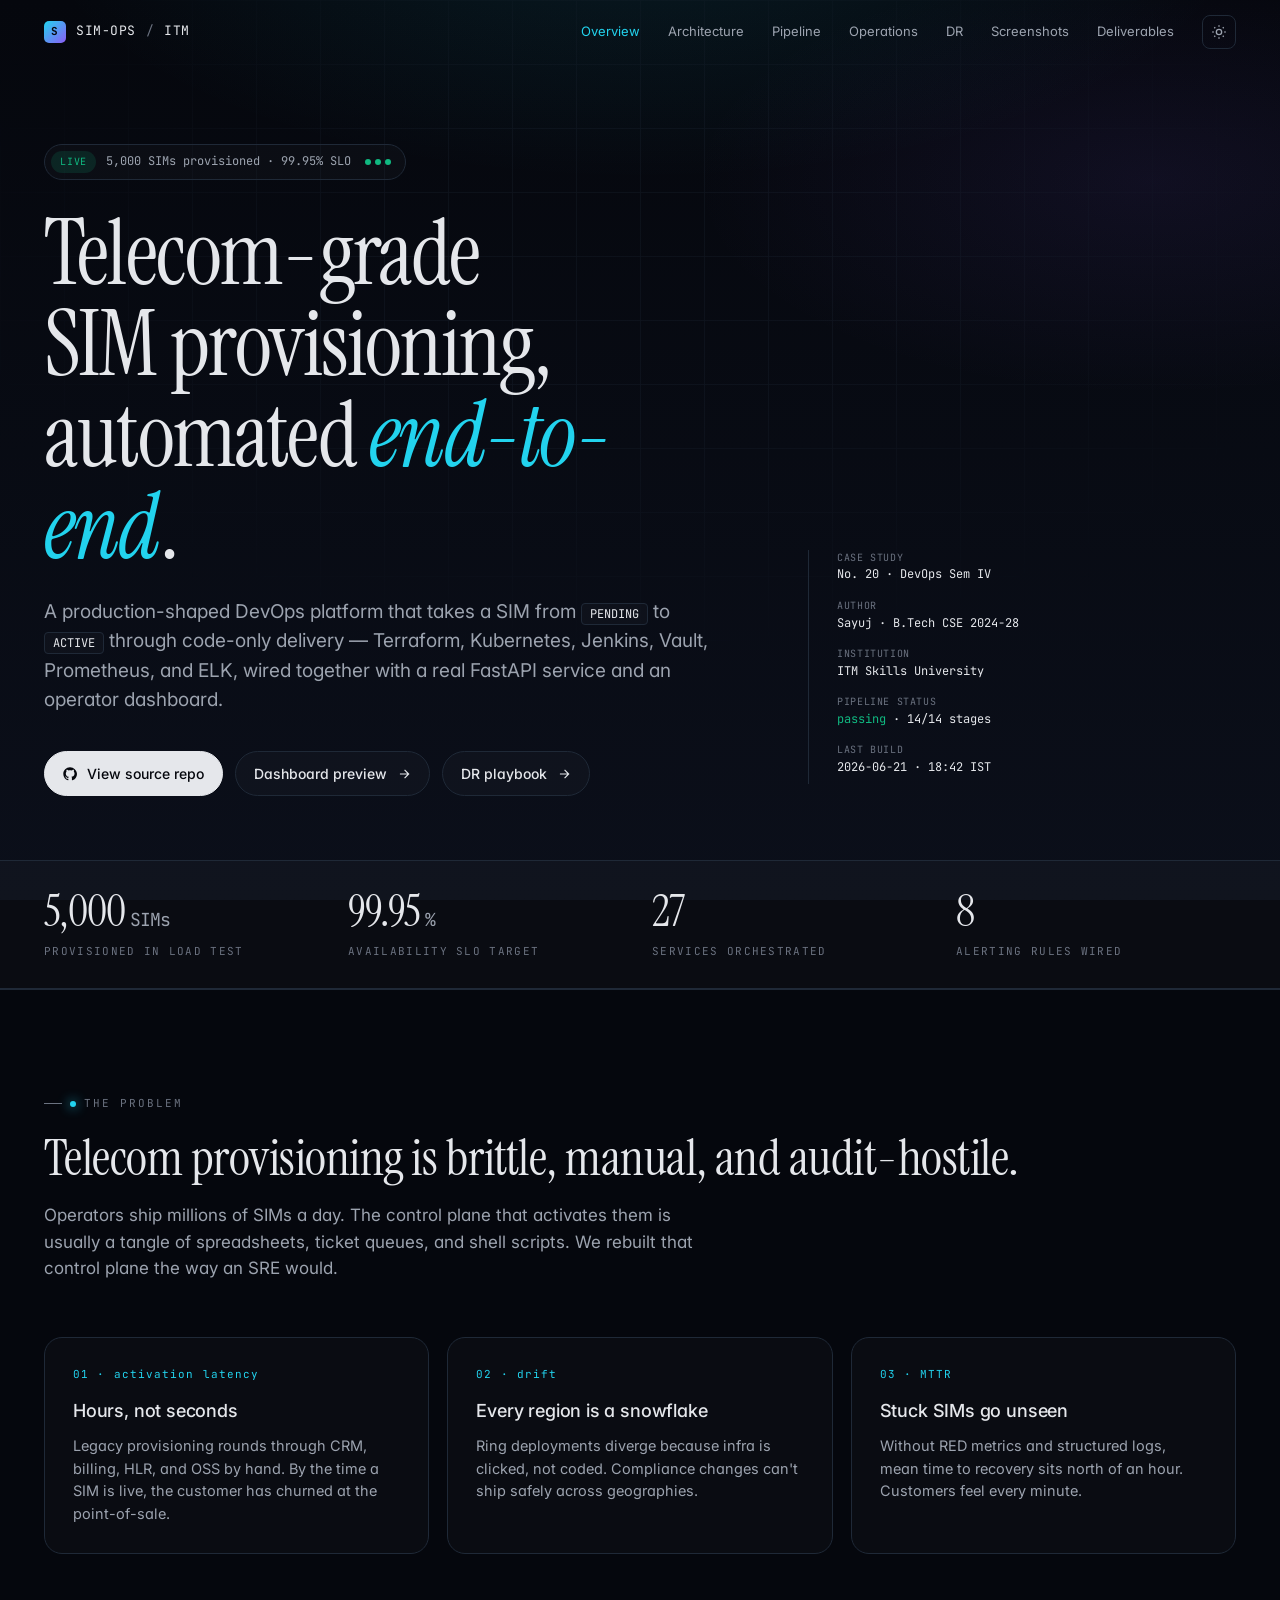
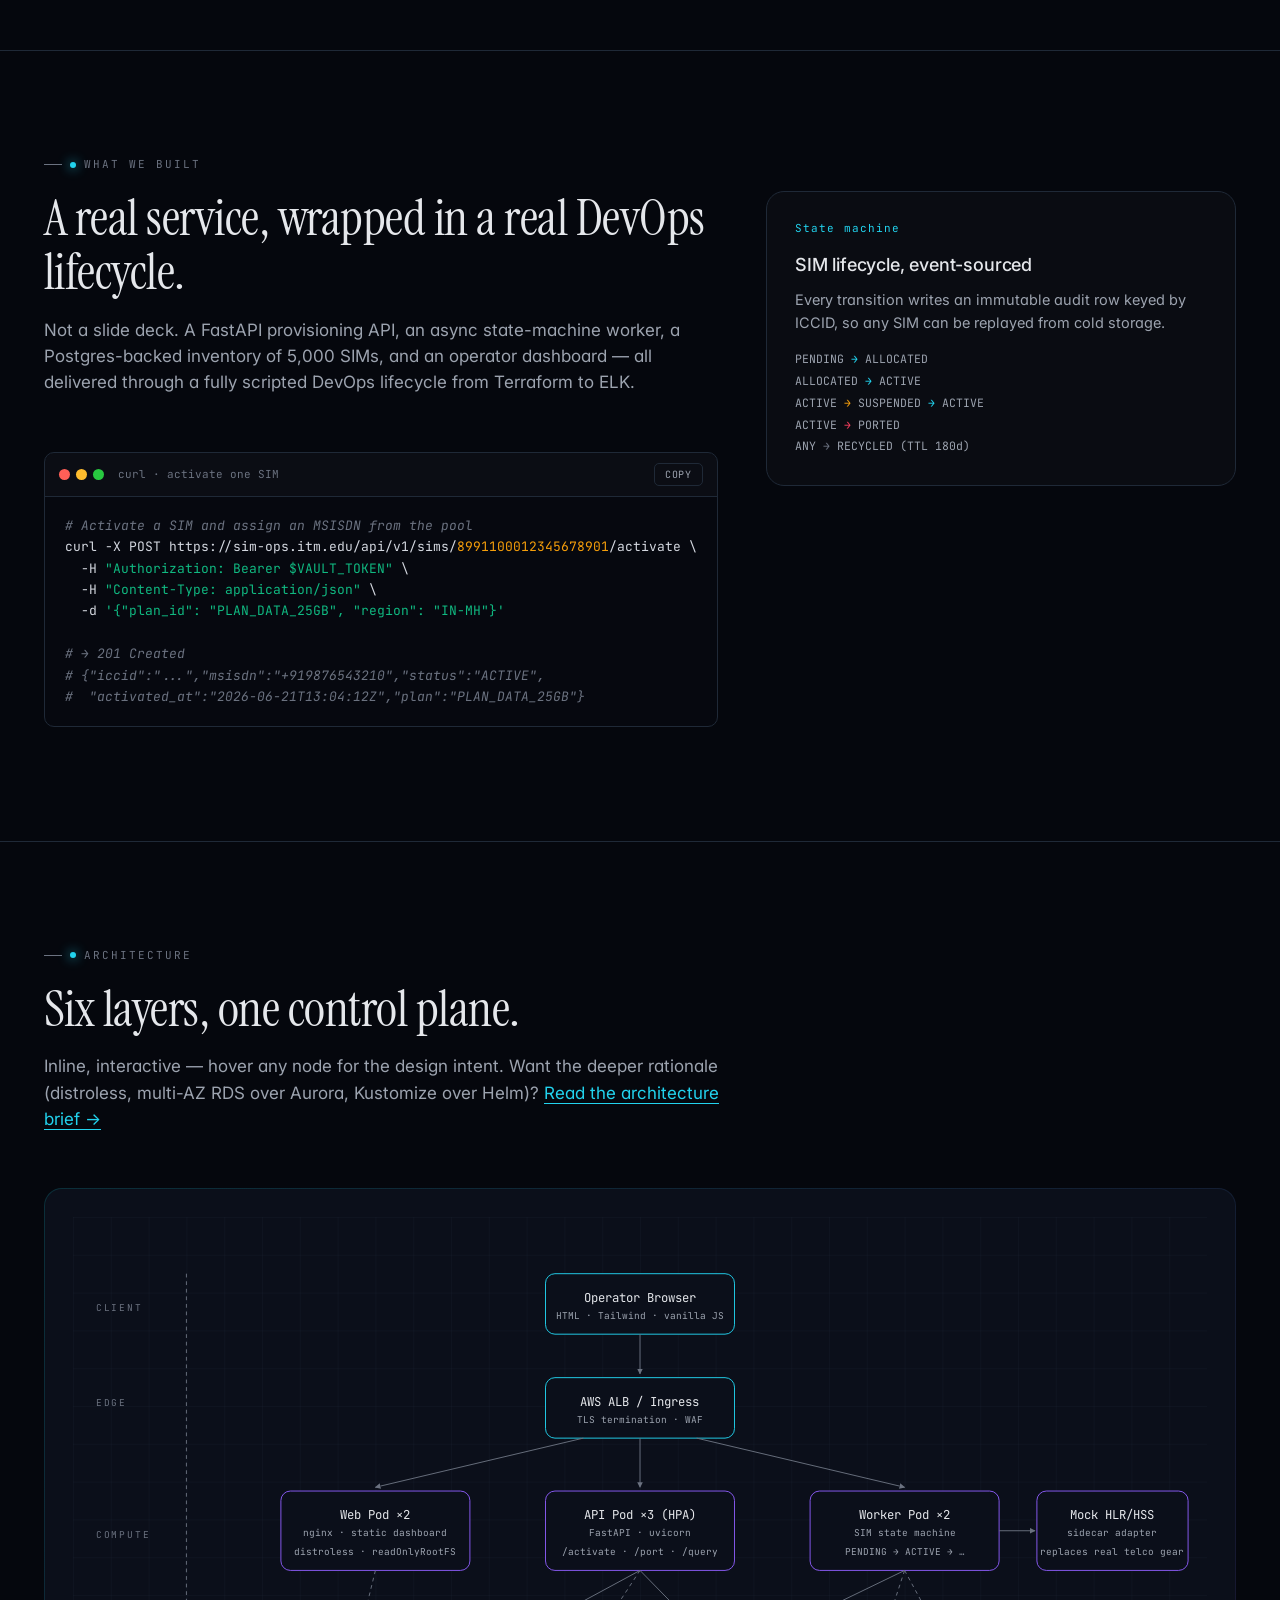
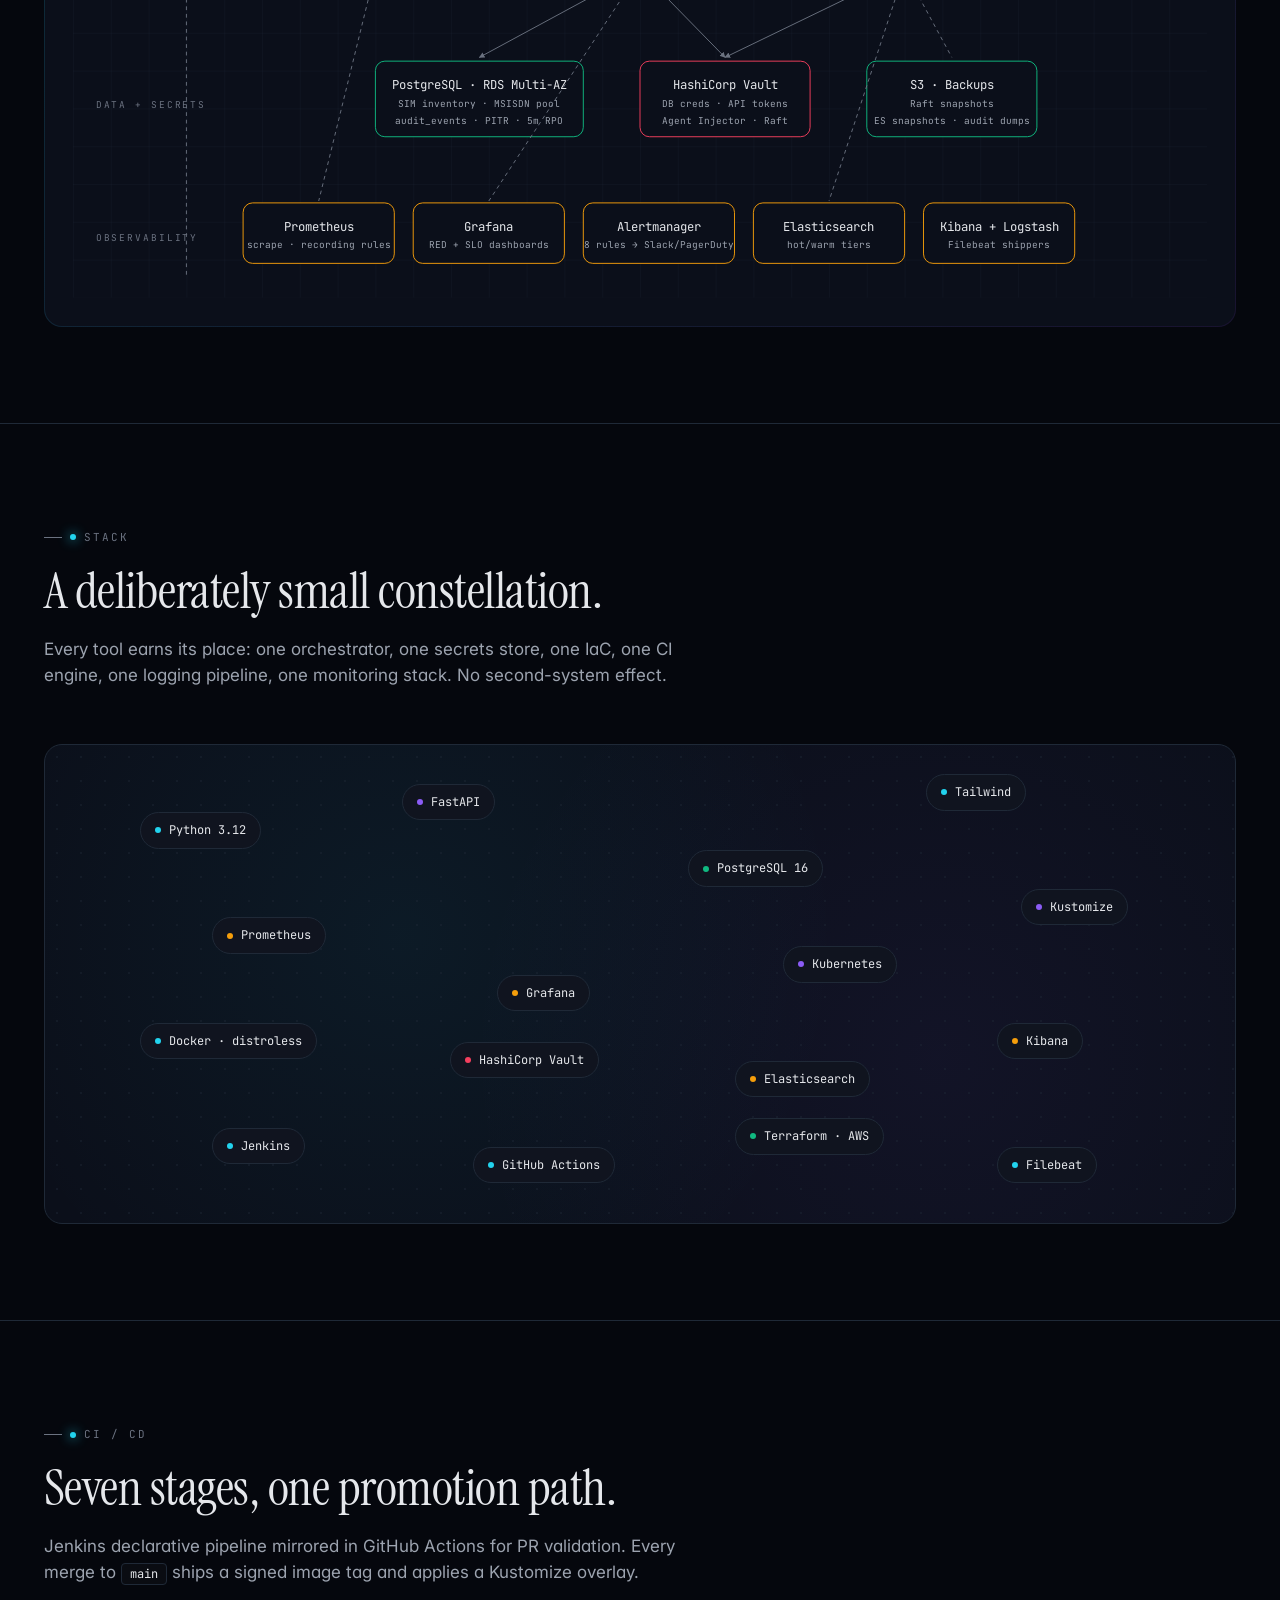
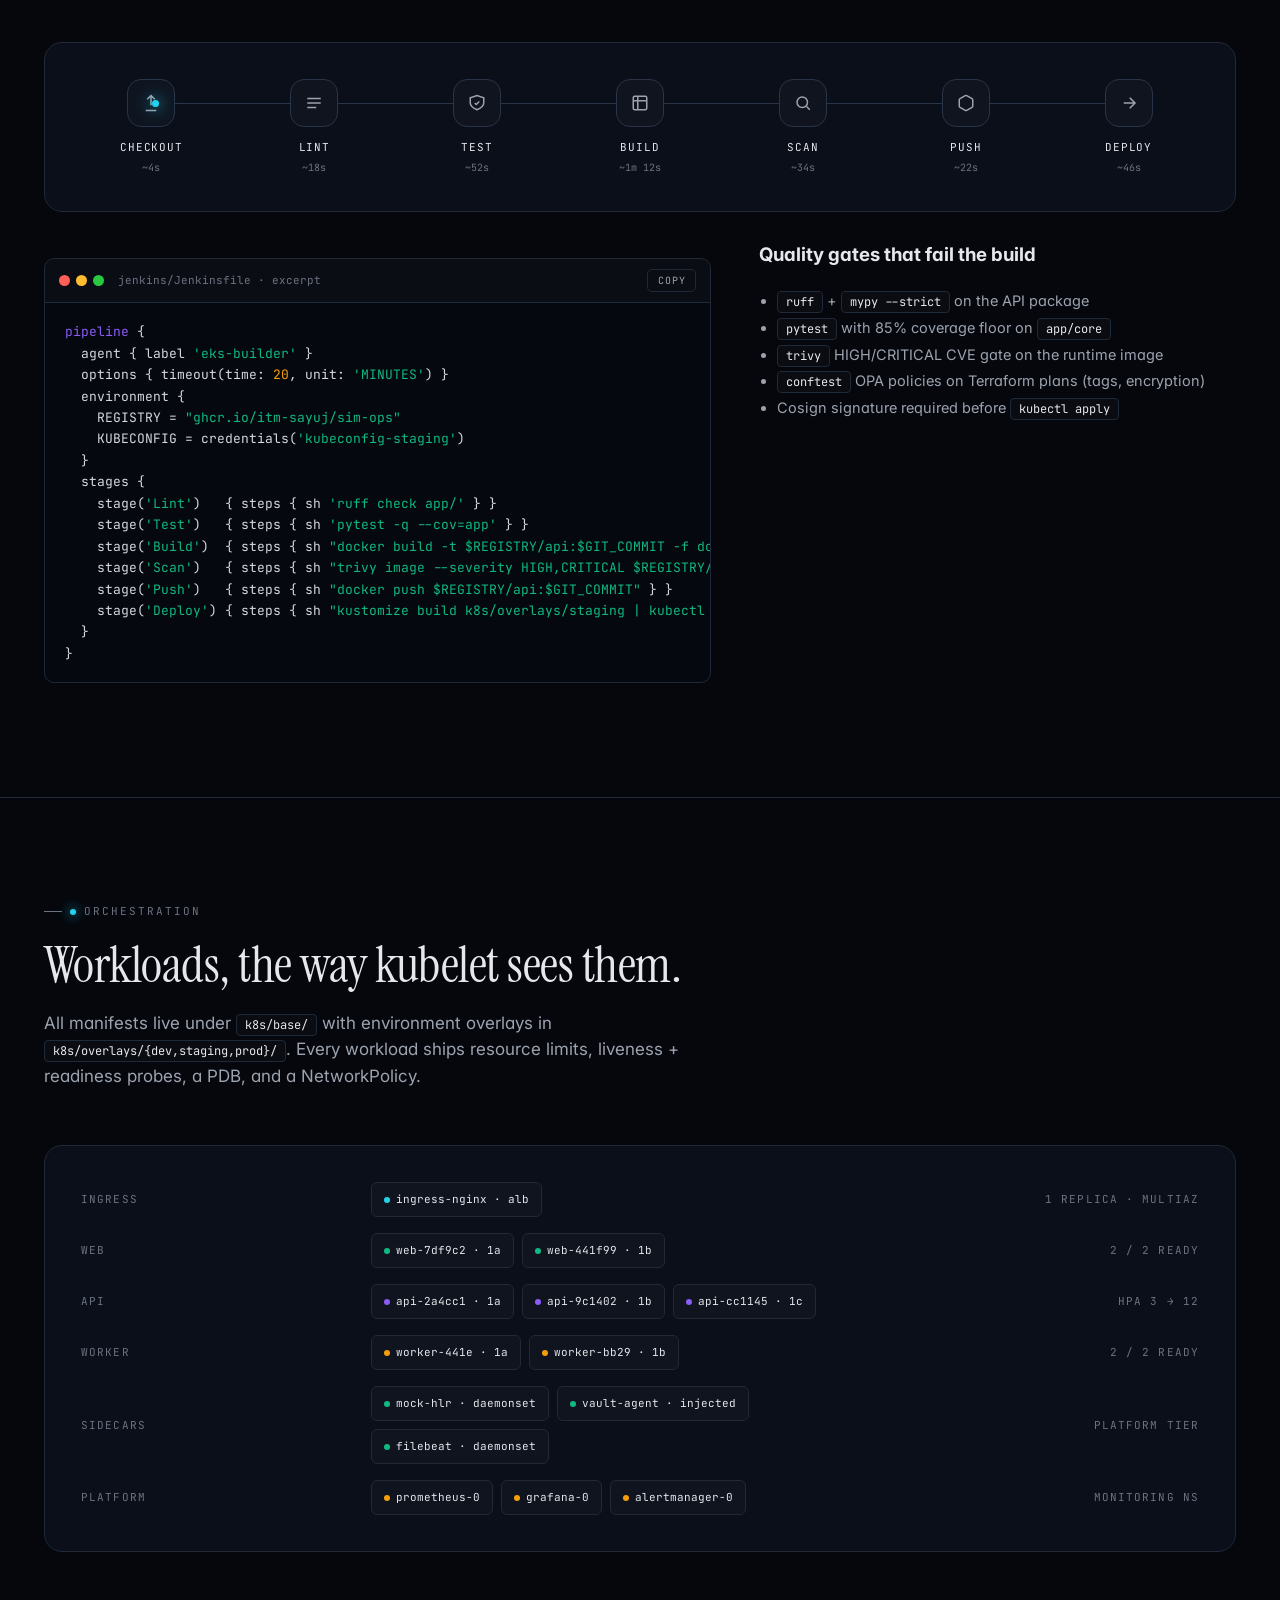
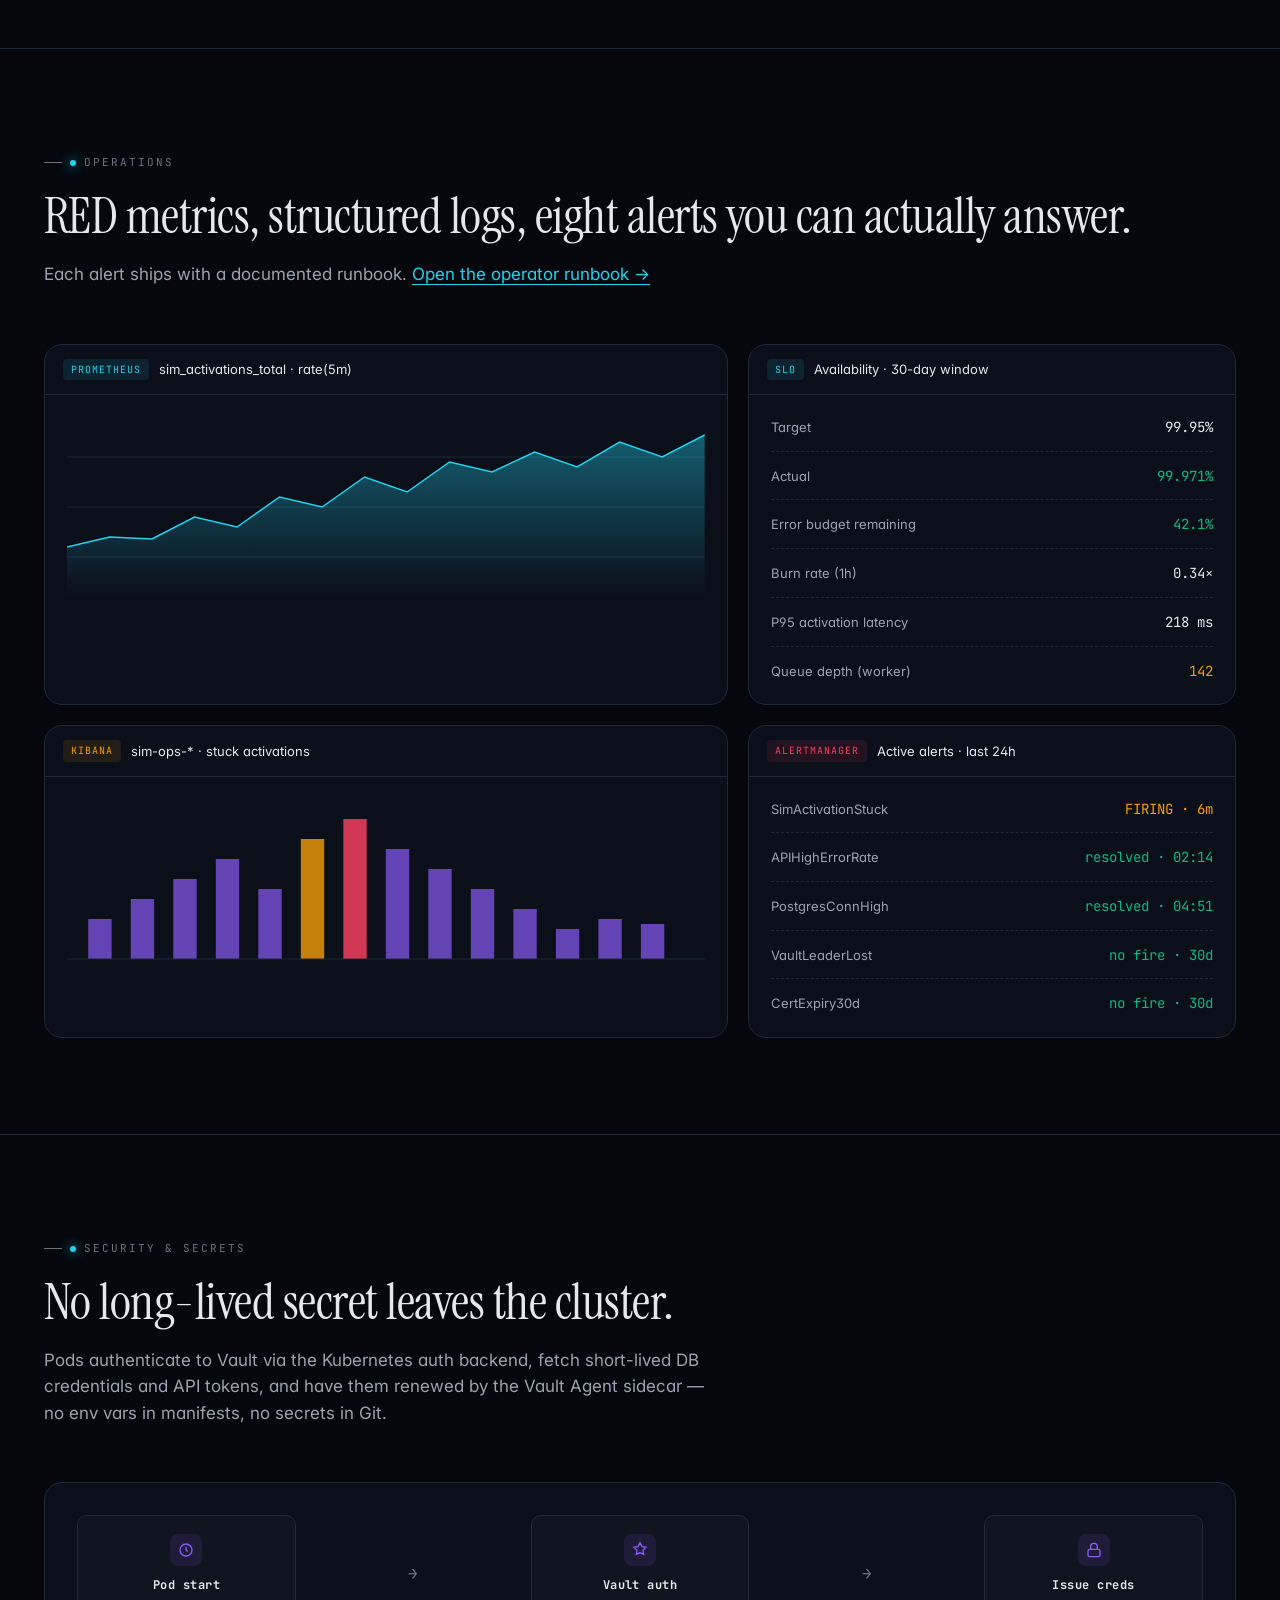
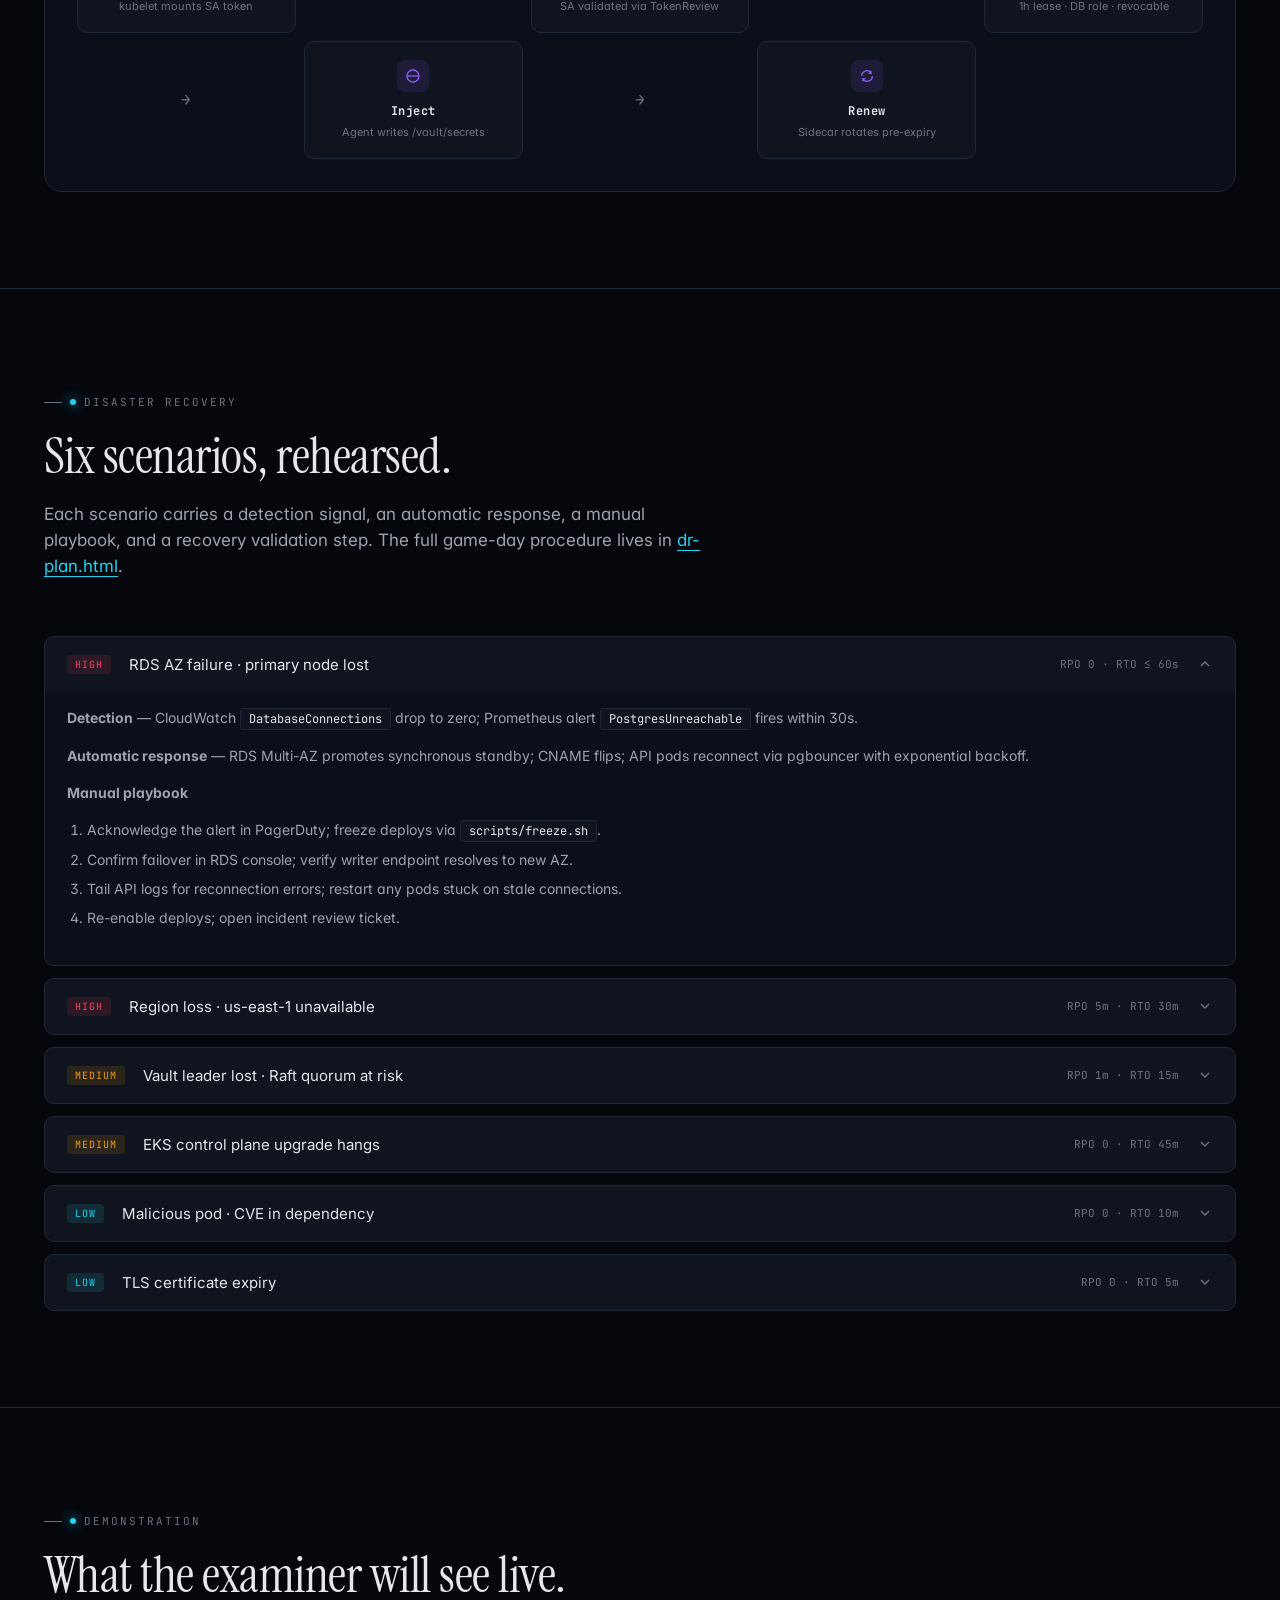
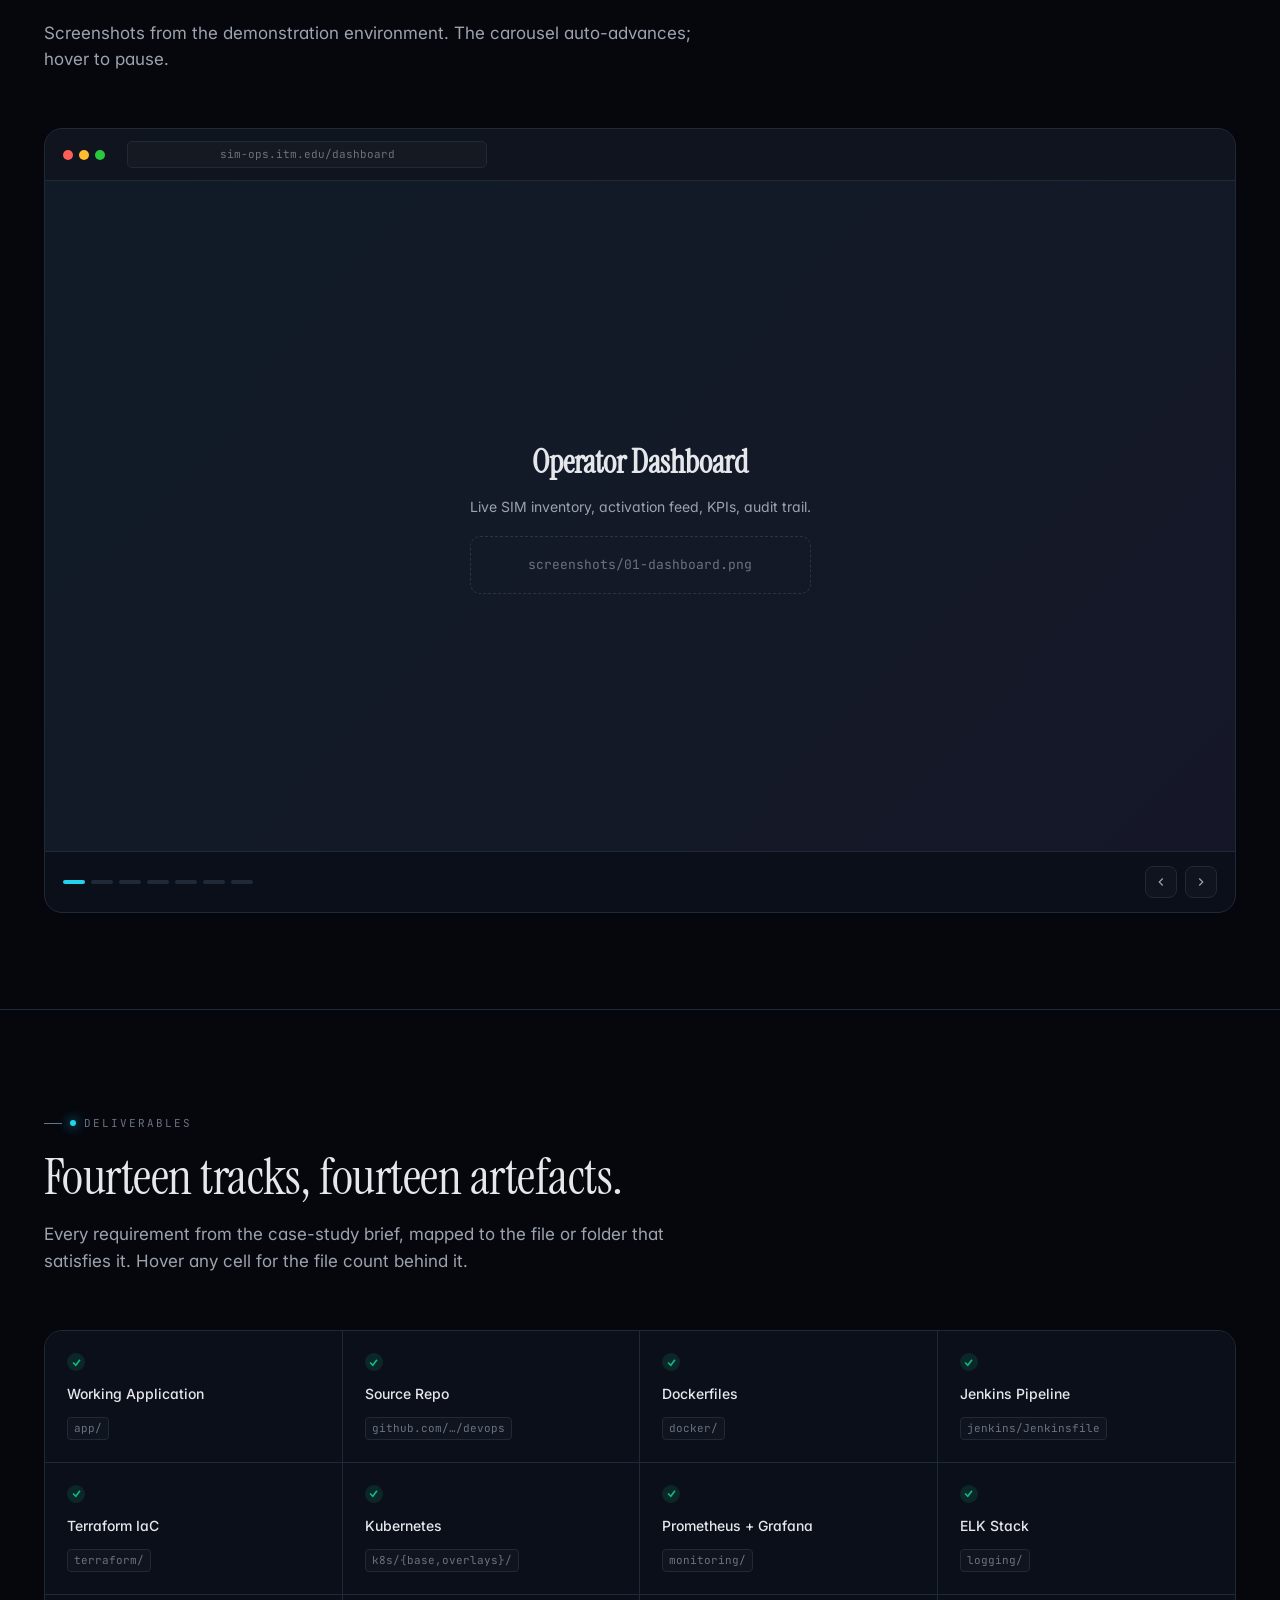
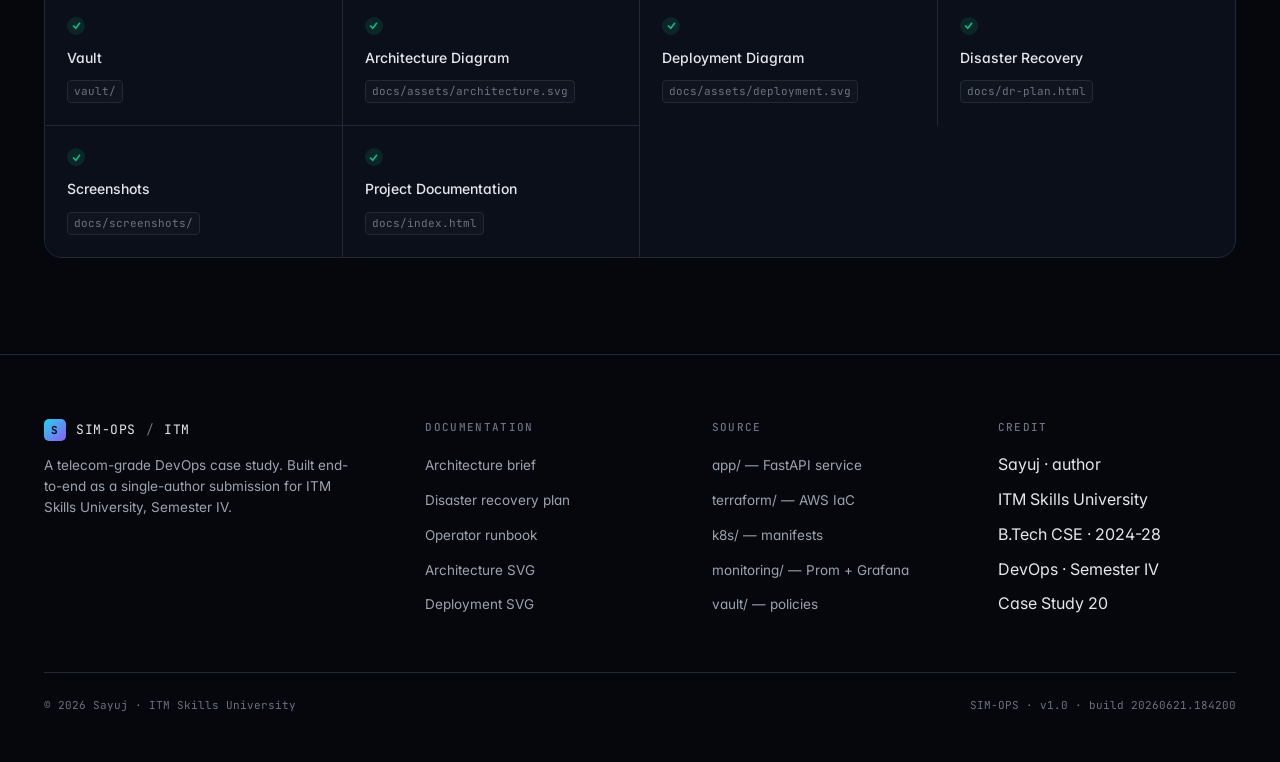
<file: docs/index.html>
<!doctype html>
<html lang="en" data-theme="dark">
<head>
<meta charset="utf-8"/>
<meta name="viewport" content="width=device-width, initial-scale=1"/>
<title>SIM-OPS — Telecom-grade SIM provisioning, automated end-to-end</title>
<meta name="description" content="A production-shaped SIM Provisioning Automation Platform. ITM Skills University · Case Study 20 · DevOps Sem IV. Built by Sayuj."/>
<link rel="icon" type="image/svg+xml" href="assets/favicon.svg"/>
<link rel="preconnect" href="https://fonts.googleapis.com"/>
<link rel="preconnect" href="https://fonts.gstatic.com" crossorigin/>
<link href="https://fonts.googleapis.com/css2?family=Inter:wght@400;500;600&family=JetBrains+Mono:wght@400;500&family=Instrument+Serif:ital@0;1&display=swap" rel="stylesheet"/>
<link rel="stylesheet" href="assets/styles.css"/>
</head>
<body>

<header class="nav" role="banner">
  <div class="nav-inner">
    <a class="brand" href="#top" aria-label="SIM-OPS home">
      <span class="brand-mark">S</span>
      SIM-OPS <span class="brand-slash">/</span> ITM
    </a>
    <nav class="nav-links" aria-label="Primary">
      <a href="#overview" data-section="overview">Overview</a>
      <a href="#architecture" data-section="architecture">Architecture</a>
      <a href="#pipeline" data-section="pipeline">Pipeline</a>
      <a href="#operations" data-section="operations">Operations</a>
      <a href="#dr" data-section="dr">DR</a>
      <a href="#screens" data-section="screens">Screenshots</a>
      <a href="#deliverables" data-section="deliverables">Deliverables</a>
      <button class="theme-toggle" aria-label="Toggle colour theme">
        <svg class="icon-sun" viewBox="0 0 24 24" fill="none" stroke="currentColor" stroke-width="2"><circle cx="12" cy="12" r="4"/><path d="M12 2v2M12 20v2M4.93 4.93l1.41 1.41M17.66 17.66l1.41 1.41M2 12h2M20 12h2M4.93 19.07l1.41-1.41M17.66 6.34l1.41-1.41"/></svg>
        <svg class="icon-moon" viewBox="0 0 24 24" fill="none" stroke="currentColor" stroke-width="2"><path d="M21 12.79A9 9 0 1 1 11.21 3 7 7 0 0 0 21 12.79z"/></svg>
      </button>
    </nav>
  </div>
</header>

<main id="top">

<!-- HERO -->
<section class="hero" id="overview" aria-labelledby="hero-h">
  <div class="hero-grid" aria-hidden="true"></div>
  <div class="wrap hero-inner">
    <div>
      <div class="terminal-pill">
        <span class="badge">live</span>
        <span>5,000 SIMs provisioned · 99.95% SLO</span>
        <span class="status-dots" aria-hidden="true"><span></span><span></span><span></span></span>
      </div>
      <h1 id="hero-h">Telecom-grade SIM&nbsp;provisioning, automated <em>end-to-end</em>.</h1>
      <p class="hero-sub">A production-shaped DevOps platform that takes a SIM from <span class="chip">PENDING</span> to <span class="chip">ACTIVE</span> through code-only delivery — Terraform, Kubernetes, Jenkins, Vault, Prometheus, and ELK, wired together with a real FastAPI service and an operator dashboard.</p>
      <div class="cta-row">
        <a class="cta primary" href="https://github.com/" target="_blank" rel="noopener">
          <svg viewBox="0 0 24 24" fill="currentColor"><path d="M12 .5C5.6.5.5 5.6.5 12c0 5.1 3.3 9.4 7.9 10.9.6.1.8-.3.8-.6v-2.1c-3.2.7-3.9-1.5-3.9-1.5-.5-1.3-1.3-1.7-1.3-1.7-1.1-.7.1-.7.1-.7 1.2.1 1.8 1.2 1.8 1.2 1 1.8 2.8 1.3 3.5 1 .1-.8.4-1.3.7-1.6-2.6-.3-5.3-1.3-5.3-5.8 0-1.3.5-2.3 1.2-3.1-.1-.3-.5-1.5.1-3.1 0 0 1-.3 3.3 1.2.9-.3 1.9-.4 2.9-.4s2 .1 2.9.4c2.2-1.5 3.3-1.2 3.3-1.2.6 1.7.2 2.9.1 3.1.7.8 1.2 1.8 1.2 3.1 0 4.5-2.7 5.4-5.3 5.7.4.4.8 1.1.8 2.2v3.2c0 .3.2.7.8.6 4.6-1.5 7.9-5.8 7.9-10.9C23.5 5.6 18.4.5 12 .5z"/></svg>
          View source repo
        </a>
        <a class="cta" href="#screens">
          Dashboard preview
          <svg viewBox="0 0 24 24" fill="none" stroke="currentColor" stroke-width="2"><path d="M5 12h14M13 5l7 7-7 7"/></svg>
        </a>
        <a class="cta" href="dr-plan.html">
          DR playbook
          <svg viewBox="0 0 24 24" fill="none" stroke="currentColor" stroke-width="2"><path d="M5 12h14M13 5l7 7-7 7"/></svg>
        </a>
      </div>
    </div>
    <dl class="hero-meta">
      <div><dt>Case study</dt><dd>No. 20 · DevOps Sem IV</dd></div>
      <div><dt>Author</dt><dd>Sayuj · B.Tech CSE 2024-28</dd></div>
      <div><dt>Institution</dt><dd>ITM Skills University</dd></div>
      <div><dt>Pipeline status</dt><dd><span class="ok">passing</span> · 14/14 stages</dd></div>
      <div><dt>Last build</dt><dd>2026-06-21 · 18:42 IST</dd></div>
    </dl>
  </div>
</section>

<!-- METRICS STRIP -->
<section class="metrics" aria-label="Headline metrics" style="padding:28px 0;border-top:1px solid var(--border);border-bottom:1px solid var(--border)">
  <div class="wrap metrics-row">
    <div class="metric"><div class="metric-num"><span data-count="5000">0</span><span class="unit">SIMs</span></div><div class="metric-label">Provisioned in load test</div></div>
    <div class="metric"><div class="metric-num"><span data-count="99.95" data-decimals="2">0</span><span class="unit">%</span></div><div class="metric-label">Availability SLO target</div></div>
    <div class="metric"><div class="metric-num"><span data-count="27">0</span></div><div class="metric-label">Services orchestrated</div></div>
    <div class="metric"><div class="metric-num"><span data-count="8">0</span></div><div class="metric-label">Alerting rules wired</div></div>
  </div>
</section>

<!-- PROBLEM -->
<section id="problem" aria-labelledby="problem-h">
  <div class="wrap reveal">
    <span class="eyebrow"><span class="eyebrow-dot"></span>The problem</span>
    <h2 class="section-title" id="problem-h">Telecom provisioning is brittle, manual, and audit-hostile.</h2>
    <p class="section-lede">Operators ship millions of SIMs a day. The control plane that activates them is usually a tangle of spreadsheets, ticket queues, and shell scripts. We rebuilt that control plane the way an SRE would.</p>
    <div class="three-col">
      <article class="card reveal">
        <span class="kicker-num">01 · activation latency</span>
        <h3>Hours, not seconds</h3>
        <p>Legacy provisioning rounds through CRM, billing, HLR, and OSS by hand. By the time a SIM is live, the customer has churned at the point-of-sale.</p>
      </article>
      <article class="card reveal">
        <span class="kicker-num">02 · drift</span>
        <h3>Every region is a snowflake</h3>
        <p>Ring deployments diverge because infra is clicked, not coded. Compliance changes can't ship safely across geographies.</p>
      </article>
      <article class="card reveal">
        <span class="kicker-num">03 · MTTR</span>
        <h3>Stuck SIMs go unseen</h3>
        <p>Without RED metrics and structured logs, mean time to recovery sits north of an hour. Customers feel every minute.</p>
      </article>
    </div>
  </div>
</section>

<!-- WHAT WE BUILT -->
<section id="built" aria-labelledby="built-h">
  <div class="wrap reveal">
    <span class="eyebrow"><span class="eyebrow-dot"></span>What we built</span>
    <div class="two-col">
      <div>
        <h2 class="section-title" id="built-h">A real service, wrapped in a real DevOps lifecycle.</h2>
        <p class="section-lede">Not a slide deck. A FastAPI provisioning API, an async state-machine worker, a Postgres-backed inventory of 5,000 SIMs, and an operator dashboard — all delivered through a fully scripted DevOps lifecycle from Terraform to ELK.</p>
        <div class="code-block">
          <div class="code-chrome">
            <span class="code-dots"><span></span><span></span><span></span></span>
            <span class="code-lang">curl · activate one SIM</span>
            <button class="code-copy" aria-label="Copy">Copy</button>
          </div>
<pre><span class="c"># Activate a SIM and assign an MSISDN from the pool</span>
curl -X POST https://sim-ops.itm.edu/api/v1/sims/<span class="n">8991100012345678901</span>/activate \
  -H <span class="s">"Authorization: Bearer $VAULT_TOKEN"</span> \
  -H <span class="s">"Content-Type: application/json"</span> \
  -d <span class="s">'{"plan_id": "PLAN_DATA_25GB", "region": "IN-MH"}'</span>

<span class="c"># → 201 Created</span>
<span class="c"># {"iccid":"...","msisdn":"+919876543210","status":"ACTIVE",</span>
<span class="c">#  "activated_at":"2026-06-21T13:04:12Z","plan":"PLAN_DATA_25GB"}</span></pre>
        </div>
      </div>
      <aside>
        <div class="card">
          <span class="kicker-num">State machine</span>
          <h3>SIM lifecycle, event-sourced</h3>
          <p style="margin-bottom:14px">Every transition writes an immutable audit row keyed by ICCID, so any SIM can be replayed from cold storage.</p>
          <div style="font-family:var(--font-mono);font-size:11.5px;color:var(--text-dim);line-height:1.9">
            <div>PENDING <span style="color:var(--cyan)">→</span> ALLOCATED</div>
            <div>ALLOCATED <span style="color:var(--cyan)">→</span> ACTIVE</div>
            <div>ACTIVE <span style="color:var(--amber)">→</span> SUSPENDED <span style="color:var(--cyan)">→</span> ACTIVE</div>
            <div>ACTIVE <span style="color:var(--rose)">→</span> PORTED</div>
            <div>ANY <span style="color:var(--text-mute)">→</span> RECYCLED (TTL 180d)</div>
          </div>
        </div>
      </aside>
    </div>
  </div>
</section>

<!-- ARCHITECTURE -->
<section id="architecture" aria-labelledby="arch-h">
  <div class="wrap reveal">
    <span class="eyebrow"><span class="eyebrow-dot"></span>Architecture</span>
    <h2 class="section-title" id="arch-h">Six layers, one control plane.</h2>
    <p class="section-lede">Inline, interactive — hover any node for the design intent. Want the deeper rationale (distroless, multi-AZ RDS over Aurora, Kustomize over Helm)? <a href="architecture.html" style="color:var(--cyan);border-bottom:1px solid var(--cyan)">Read the architecture brief →</a></p>
    <div class="arch-frame">
      <svg viewBox="0 0 1200 720" font-family="JetBrains Mono, monospace" font-size="12" aria-label="System architecture diagram">
        <defs>
          <pattern id="g1" width="40" height="40" patternUnits="userSpaceOnUse">
            <path d="M 40 0 L 0 0 0 40" fill="none" stroke="#1F2937" stroke-width="1" opacity="0.4"/>
          </pattern>
          <marker id="ar1" viewBox="0 0 10 10" refX="9" refY="5" markerWidth="6" markerHeight="6" orient="auto">
            <path d="M0,0 L10,5 L0,10 z" fill="#6B7280"/>
          </marker>
        </defs>
        <rect width="1200" height="720" fill="transparent"/>
        <rect width="1200" height="720" fill="url(#g1)"/>

        <text x="24" y="100" fill="#6B7280" font-size="10" letter-spacing="2">CLIENT</text>
        <text x="24" y="200" fill="#6B7280" font-size="10" letter-spacing="2">EDGE</text>
        <text x="24" y="340" fill="#6B7280" font-size="10" letter-spacing="2">COMPUTE</text>
        <text x="24" y="520" fill="#6B7280" font-size="10" letter-spacing="2">DATA + SECRETS</text>
        <text x="24" y="660" fill="#6B7280" font-size="10" letter-spacing="2">OBSERVABILITY</text>
        <line x1="120" y1="60" x2="120" y2="700" stroke="#6B7280" stroke-width="1" stroke-dasharray="4 4" fill="none"/>

        <g data-arch-tip="Operator Browser|Vanilla HTML + Tailwind + JS. No build step. Loads dashboards, KPIs, audit log, and the live activation feed.">
          <rect x="500" y="60" width="200" height="64" rx="10" fill="#0B0F1A" stroke="#22D3EE"/>
          <text x="600" y="90" text-anchor="middle" fill="#E5E7EB" font-size="13">Operator Browser</text>
          <text x="600" y="108" text-anchor="middle" fill="#9CA3AF" font-size="10">HTML · Tailwind · vanilla JS</text>
        </g>

        <g data-arch-tip="AWS ALB · Ingress|TLS termination via ACM, WAF rules attached, 3-AZ. Health-checked behind Route 53 weighted records.">
          <rect x="500" y="170" width="200" height="64" rx="10" fill="#0B0F1A" stroke="#22D3EE"/>
          <text x="600" y="200" text-anchor="middle" fill="#E5E7EB" font-size="13">AWS ALB / Ingress</text>
          <text x="600" y="218" text-anchor="middle" fill="#9CA3AF" font-size="10">TLS termination · WAF</text>
        </g>

        <g data-arch-tip="Web Pods|nginx serving the static operator dashboard. Distroless image, read-only root FS, runs as UID 65532.">
          <rect x="220" y="290" width="200" height="84" rx="10" fill="#0B0F1A" stroke="#8B5CF6"/>
          <text x="320" y="320" text-anchor="middle" fill="#E5E7EB" font-size="13">Web Pod ×2</text>
          <text x="320" y="338" text-anchor="middle" fill="#9CA3AF" font-size="10">nginx · static dashboard</text>
          <text x="320" y="358" text-anchor="middle" fill="#9CA3AF" font-size="10">distroless · readOnlyRootFS</text>
        </g>
        <g data-arch-tip="API Pods|FastAPI + uvicorn workers. /activate · /suspend · /port · /query. HPA scales 3 → 12 on CPU and request rate.">
          <rect x="500" y="290" width="200" height="84" rx="10" fill="#0B0F1A" stroke="#8B5CF6"/>
          <text x="600" y="320" text-anchor="middle" fill="#E5E7EB" font-size="13">API Pod ×3 (HPA)</text>
          <text x="600" y="338" text-anchor="middle" fill="#9CA3AF" font-size="10">FastAPI · uvicorn</text>
          <text x="600" y="358" text-anchor="middle" fill="#9CA3AF" font-size="10">/activate · /port · /query</text>
        </g>
        <g data-arch-tip="Worker Pods|Async state-machine drives SIMs through PENDING → ALLOCATED → ACTIVE → SUSPENDED → PORTED. Idempotent, event-sourced.">
          <rect x="780" y="290" width="200" height="84" rx="10" fill="#0B0F1A" stroke="#8B5CF6"/>
          <text x="880" y="320" text-anchor="middle" fill="#E5E7EB" font-size="13">Worker Pod ×2</text>
          <text x="880" y="338" text-anchor="middle" fill="#9CA3AF" font-size="10">SIM state machine</text>
          <text x="880" y="358" text-anchor="middle" fill="#9CA3AF" font-size="10">PENDING → ACTIVE → …</text>
        </g>

        <g data-arch-tip="Mock HLR / HSS|Sidecar that stubs the telco signalling layer. Lets us demonstrate the end-to-end flow without real OSS gear.">
          <rect x="1020" y="290" width="160" height="84" rx="10" fill="#0B0F1A" stroke="#8B5CF6"/>
          <text x="1100" y="320" text-anchor="middle" fill="#E5E7EB" font-size="13">Mock HLR/HSS</text>
          <text x="1100" y="338" text-anchor="middle" fill="#9CA3AF" font-size="10">sidecar adapter</text>
          <text x="1100" y="358" text-anchor="middle" fill="#9CA3AF" font-size="10">replaces real telco gear</text>
        </g>

        <g data-arch-tip="PostgreSQL · RDS Multi-AZ|SIM inventory, MSISDN pool, audit_events. Synchronous standby in a second AZ. PITR enabled, 5-minute RPO target.">
          <rect x="320" y="470" width="220" height="80" rx="10" fill="#0B0F1A" stroke="#10B981"/>
          <text x="430" y="500" text-anchor="middle" fill="#E5E7EB" font-size="13">PostgreSQL · RDS Multi-AZ</text>
          <text x="430" y="518" text-anchor="middle" fill="#9CA3AF" font-size="10">SIM inventory · MSISDN pool</text>
          <text x="430" y="536" text-anchor="middle" fill="#9CA3AF" font-size="10">audit_events · PITR · 5m RPO</text>
        </g>
        <g data-arch-tip="HashiCorp Vault|Issues DB creds, API tokens, TLS certs. Vault Agent Injector mounts secrets into pods. Raft storage, snapshotted to S3.">
          <rect x="600" y="470" width="180" height="80" rx="10" fill="#0B0F1A" stroke="#F43F5E"/>
          <text x="690" y="500" text-anchor="middle" fill="#E5E7EB" font-size="13">HashiCorp Vault</text>
          <text x="690" y="518" text-anchor="middle" fill="#9CA3AF" font-size="10">DB creds · API tokens</text>
          <text x="690" y="536" text-anchor="middle" fill="#9CA3AF" font-size="10">Agent Injector · Raft</text>
        </g>
        <g data-arch-tip="S3 · Backups|Vault Raft snapshots, Elasticsearch snapshots, audit dumps. Cross-region replication to us-west-2.">
          <rect x="840" y="470" width="180" height="80" rx="10" fill="#0B0F1A" stroke="#10B981"/>
          <text x="930" y="500" text-anchor="middle" fill="#E5E7EB" font-size="13">S3 · Backups</text>
          <text x="930" y="518" text-anchor="middle" fill="#9CA3AF" font-size="10">Raft snapshots</text>
          <text x="930" y="536" text-anchor="middle" fill="#9CA3AF" font-size="10">ES snapshots · audit dumps</text>
        </g>

        <g data-arch-tip="Prometheus|Scrapes API, worker, kube-state, node-exporter. Recording rules for RED + SLO burn-rate.">
          <rect x="180" y="620" width="160" height="64" rx="10" fill="#0B0F1A" stroke="#F59E0B"/>
          <text x="260" y="650" text-anchor="middle" fill="#E5E7EB" font-size="13">Prometheus</text>
          <text x="260" y="668" text-anchor="middle" fill="#9CA3AF" font-size="10">scrape · recording rules</text>
        </g>
        <g data-arch-tip="Grafana|RED + USE + SLO dashboards, alert overview, capacity panels. SSO via OIDC.">
          <rect x="360" y="620" width="160" height="64" rx="10" fill="#0B0F1A" stroke="#F59E0B"/>
          <text x="440" y="650" text-anchor="middle" fill="#E5E7EB" font-size="13">Grafana</text>
          <text x="440" y="668" text-anchor="middle" fill="#9CA3AF" font-size="10">RED + SLO dashboards</text>
        </g>
        <g data-arch-tip="Alertmanager|Eight production alerts (5xx burn, queue depth, lag, DB connections, cert expiry, pod restart loop, disk, oncall heartbeat) routed to Slack and PagerDuty.">
          <rect x="540" y="620" width="160" height="64" rx="10" fill="#0B0F1A" stroke="#F59E0B"/>
          <text x="620" y="650" text-anchor="middle" fill="#E5E7EB" font-size="13">Alertmanager</text>
          <text x="620" y="668" text-anchor="middle" fill="#9CA3AF" font-size="10">8 rules → Slack/PagerDuty</text>
        </g>
        <g data-arch-tip="Elasticsearch|Hot/warm tiers. Daily snapshots to S3. Index lifecycle managed; raw audit retained 30 days, KPI rollups for 1 year.">
          <rect x="720" y="620" width="160" height="64" rx="10" fill="#0B0F1A" stroke="#F59E0B"/>
          <text x="800" y="650" text-anchor="middle" fill="#E5E7EB" font-size="13">Elasticsearch</text>
          <text x="800" y="668" text-anchor="middle" fill="#9CA3AF" font-size="10">hot/warm tiers</text>
        </g>
        <g data-arch-tip="Kibana + Logstash|Filebeat ships from each pod; Logstash enriches with ICCID + trace_id; Kibana dashboards for the on-call.">
          <rect x="900" y="620" width="160" height="64" rx="10" fill="#0B0F1A" stroke="#F59E0B"/>
          <text x="980" y="650" text-anchor="middle" fill="#E5E7EB" font-size="13">Kibana + Logstash</text>
          <text x="980" y="668" text-anchor="middle" fill="#9CA3AF" font-size="10">Filebeat shippers</text>
        </g>

        <line x1="600" y1="124" x2="600" y2="166" stroke="#6B7280" marker-end="url(#ar1)"/>
        <line x1="600" y1="234" x2="600" y2="286" stroke="#6B7280" marker-end="url(#ar1)"/>
        <line x1="540" y1="234" x2="320" y2="286" stroke="#6B7280" marker-end="url(#ar1)"/>
        <line x1="660" y1="234" x2="880" y2="286" stroke="#6B7280" marker-end="url(#ar1)"/>
        <line x1="600" y1="374" x2="430" y2="466" stroke="#6B7280" marker-end="url(#ar1)"/>
        <line x1="600" y1="374" x2="690" y2="466" stroke="#6B7280" marker-end="url(#ar1)"/>
        <line x1="880" y1="374" x2="690" y2="466" stroke="#6B7280" marker-end="url(#ar1)"/>
        <line x1="880" y1="374" x2="930" y2="466" stroke="#6B7280" stroke-dasharray="4 4"/>
        <line x1="980" y1="332" x2="1018" y2="332" stroke="#6B7280" marker-end="url(#ar1)"/>
        <line x1="320" y1="374" x2="260" y2="618" stroke="#6B7280" stroke-dasharray="4 4"/>
        <line x1="600" y1="374" x2="440" y2="618" stroke="#6B7280" stroke-dasharray="4 4"/>
        <line x1="880" y1="374" x2="800" y2="618" stroke="#6B7280" stroke-dasharray="4 4"/>
      </svg>
    </div>
  </div>
</section>

<!-- TECH STACK CONSTELLATION -->
<section id="stack" aria-labelledby="stack-h">
  <div class="wrap reveal">
    <span class="eyebrow"><span class="eyebrow-dot"></span>Stack</span>
    <h2 class="section-title" id="stack-h">A deliberately small constellation.</h2>
    <p class="section-lede">Every tool earns its place: one orchestrator, one secrets store, one IaC, one CI engine, one logging pipeline, one monitoring stack. No second-system effect.</p>
    <div class="constellation" aria-label="Technology stack">
      <span class="tech" style="top:14%;left:8%"><span class="dot"></span>Python 3.12</span>
      <span class="tech violet" style="top:8%;left:30%"><span class="dot"></span>FastAPI</span>
      <span class="tech emerald" style="top:22%;left:54%"><span class="dot"></span>PostgreSQL 16</span>
      <span class="tech" style="top:6%;left:74%"><span class="dot"></span>Tailwind</span>
      <span class="tech amber" style="top:36%;left:14%"><span class="dot"></span>Prometheus</span>
      <span class="tech amber" style="top:48%;left:38%"><span class="dot"></span>Grafana</span>
      <span class="tech violet" style="top:42%;left:62%"><span class="dot"></span>Kubernetes</span>
      <span class="tech violet" style="top:30%;left:82%"><span class="dot"></span>Kustomize</span>
      <span class="tech" style="top:58%;left:8%"><span class="dot"></span>Docker · distroless</span>
      <span class="tech rose" style="top:62%;left:34%"><span class="dot"></span>HashiCorp Vault</span>
      <span class="tech amber" style="top:66%;left:58%"><span class="dot"></span>Elasticsearch</span>
      <span class="tech amber" style="top:58%;left:80%"><span class="dot"></span>Kibana</span>
      <span class="tech" style="top:80%;left:14%"><span class="dot"></span>Jenkins</span>
      <span class="tech" style="top:84%;left:36%"><span class="dot"></span>GitHub Actions</span>
      <span class="tech emerald" style="top:78%;left:58%"><span class="dot"></span>Terraform · AWS</span>
      <span class="tech" style="top:84%;left:80%"><span class="dot"></span>Filebeat</span>
    </div>
  </div>
</section>

<!-- PIPELINE -->
<section id="pipeline" aria-labelledby="pipe-h">
  <div class="wrap reveal">
    <span class="eyebrow"><span class="eyebrow-dot"></span>CI / CD</span>
    <h2 class="section-title" id="pipe-h">Seven stages, one promotion path.</h2>
    <p class="section-lede">Jenkins declarative pipeline mirrored in GitHub Actions for PR validation. Every merge to <span class="chip">main</span> ships a signed image tag and applies a Kustomize overlay.</p>
    <div class="pipeline">
      <div class="pipeline-track">
        <div class="pipeline-line" aria-hidden="true"></div>
        <span class="pipeline-dot" aria-hidden="true"></span>

        <div class="stage"><div class="stage-node"><svg viewBox="0 0 24 24" fill="none" stroke="currentColor" stroke-width="2"><path d="M7 7l5-5 5 5M12 2v13M5 22h14"/></svg></div><div class="stage-name">Checkout</div><div class="stage-time">~4s</div></div>
        <div class="stage"><div class="stage-node"><svg viewBox="0 0 24 24" fill="none" stroke="currentColor" stroke-width="2"><path d="M3 6h18M3 12h18M3 18h12"/></svg></div><div class="stage-name">Lint</div><div class="stage-time">~18s</div></div>
        <div class="stage"><div class="stage-node"><svg viewBox="0 0 24 24" fill="none" stroke="currentColor" stroke-width="2"><path d="M9 12l2 2 4-4M21 12c0 5-9 9-9 9s-9-4-9-9V5l9-3 9 3v7z"/></svg></div><div class="stage-name">Test</div><div class="stage-time">~52s</div></div>
        <div class="stage"><div class="stage-node"><svg viewBox="0 0 24 24" fill="none" stroke="currentColor" stroke-width="2"><rect x="3" y="3" width="18" height="18" rx="2"/><path d="M3 9h18M9 3v18"/></svg></div><div class="stage-name">Build</div><div class="stage-time">~1m 12s</div></div>
        <div class="stage"><div class="stage-node"><svg viewBox="0 0 24 24" fill="none" stroke="currentColor" stroke-width="2"><circle cx="11" cy="11" r="7"/><path d="M21 21l-4.3-4.3"/></svg></div><div class="stage-name">Scan</div><div class="stage-time">~34s</div></div>
        <div class="stage"><div class="stage-node"><svg viewBox="0 0 24 24" fill="none" stroke="currentColor" stroke-width="2"><path d="M21 16V8a2 2 0 0 0-1-1.73l-7-4a2 2 0 0 0-2 0l-7 4A2 2 0 0 0 3 8v8a2 2 0 0 0 1 1.73l7 4a2 2 0 0 0 2 0l7-4A2 2 0 0 0 21 16z"/></svg></div><div class="stage-name">Push</div><div class="stage-time">~22s</div></div>
        <div class="stage"><div class="stage-node"><svg viewBox="0 0 24 24" fill="none" stroke="currentColor" stroke-width="2"><path d="M5 12h14M13 5l7 7-7 7"/></svg></div><div class="stage-name">Deploy</div><div class="stage-time">~46s</div></div>
      </div>
    </div>
    <div class="two-col" style="margin-top:28px">
      <div class="code-block">
        <div class="code-chrome">
          <span class="code-dots"><span></span><span></span><span></span></span>
          <span class="code-lang">jenkins/Jenkinsfile · excerpt</span>
          <button class="code-copy">Copy</button>
        </div>
<pre><span class="k">pipeline</span> {
  agent { label <span class="s">'eks-builder'</span> }
  options { timeout(time: <span class="n">20</span>, unit: <span class="s">'MINUTES'</span>) }
  environment {
    REGISTRY = <span class="s">"ghcr.io/itm-sayuj/sim-ops"</span>
    KUBECONFIG = credentials(<span class="s">'kubeconfig-staging'</span>)
  }
  stages {
    stage(<span class="s">'Lint'</span>)   { steps { sh <span class="s">'ruff check app/'</span> } }
    stage(<span class="s">'Test'</span>)   { steps { sh <span class="s">'pytest -q --cov=app'</span> } }
    stage(<span class="s">'Build'</span>)  { steps { sh <span class="s">"docker build -t $REGISTRY/api:$GIT_COMMIT -f docker/Dockerfile.api ."</span> } }
    stage(<span class="s">'Scan'</span>)   { steps { sh <span class="s">"trivy image --severity HIGH,CRITICAL $REGISTRY/api:$GIT_COMMIT"</span> } }
    stage(<span class="s">'Push'</span>)   { steps { sh <span class="s">"docker push $REGISTRY/api:$GIT_COMMIT"</span> } }
    stage(<span class="s">'Deploy'</span>) { steps { sh <span class="s">"kustomize build k8s/overlays/staging | kubectl apply -f -"</span> } }
  }
}</pre>
      </div>
      <div>
        <h3 style="margin-top:0">Quality gates that fail the build</h3>
        <ul style="color:var(--text-dim);font-size:14.5px;line-height:1.85;padding-left:18px">
          <li><span class="chip">ruff</span> + <span class="chip">mypy --strict</span> on the API package</li>
          <li><span class="chip">pytest</span> with 85% coverage floor on <span class="chip">app/core</span></li>
          <li><span class="chip">trivy</span> HIGH/CRITICAL CVE gate on the runtime image</li>
          <li><span class="chip">conftest</span> OPA policies on Terraform plans (tags, encryption)</li>
          <li>Cosign signature required before <span class="chip">kubectl apply</span></li>
        </ul>
      </div>
    </div>
  </div>
</section>

<!-- KUBERNETES -->
<section id="k8s" aria-labelledby="k8s-h">
  <div class="wrap reveal">
    <span class="eyebrow"><span class="eyebrow-dot"></span>Orchestration</span>
    <h2 class="section-title" id="k8s-h">Workloads, the way kubelet sees them.</h2>
    <p class="section-lede">All manifests live under <span class="chip">k8s/base/</span> with environment overlays in <span class="chip">k8s/overlays/{dev,staging,prod}/</span>. Every workload ships resource limits, liveness + readiness probes, a PDB, and a NetworkPolicy.</p>
    <div class="k8s-topo">
      <div class="k8s-row">
        <div class="k8s-label">Ingress</div>
        <div class="k8s-pods"><span class="pod cyan"><span class="pod-dot"></span>ingress-nginx · alb</span></div>
        <div class="k8s-label" style="text-align:right">1 replica · MultiAZ</div>
      </div>
      <div class="k8s-row">
        <div class="k8s-label">Web</div>
        <div class="k8s-pods">
          <span class="pod"><span class="pod-dot"></span>web-7df9c2 · 1a</span>
          <span class="pod"><span class="pod-dot"></span>web-441f99 · 1b</span>
        </div>
        <div class="k8s-label" style="text-align:right">2 / 2 ready</div>
      </div>
      <div class="k8s-row">
        <div class="k8s-label">API</div>
        <div class="k8s-pods">
          <span class="pod violet"><span class="pod-dot"></span>api-2a4cc1 · 1a</span>
          <span class="pod violet"><span class="pod-dot"></span>api-9c1402 · 1b</span>
          <span class="pod violet"><span class="pod-dot"></span>api-cc1145 · 1c</span>
        </div>
        <div class="k8s-label" style="text-align:right">HPA 3 → 12</div>
      </div>
      <div class="k8s-row">
        <div class="k8s-label">Worker</div>
        <div class="k8s-pods">
          <span class="pod amber"><span class="pod-dot"></span>worker-441e · 1a</span>
          <span class="pod amber"><span class="pod-dot"></span>worker-bb29 · 1b</span>
        </div>
        <div class="k8s-label" style="text-align:right">2 / 2 ready</div>
      </div>
      <div class="k8s-row">
        <div class="k8s-label">Sidecars</div>
        <div class="k8s-pods">
          <span class="pod"><span class="pod-dot"></span>mock-hlr · daemonset</span>
          <span class="pod"><span class="pod-dot"></span>vault-agent · injected</span>
          <span class="pod"><span class="pod-dot"></span>filebeat · daemonset</span>
        </div>
        <div class="k8s-label" style="text-align:right">platform tier</div>
      </div>
      <div class="k8s-row">
        <div class="k8s-label">Platform</div>
        <div class="k8s-pods">
          <span class="pod amber"><span class="pod-dot"></span>prometheus-0</span>
          <span class="pod amber"><span class="pod-dot"></span>grafana-0</span>
          <span class="pod amber"><span class="pod-dot"></span>alertmanager-0</span>
        </div>
        <div class="k8s-label" style="text-align:right">monitoring ns</div>
      </div>
    </div>
  </div>
</section>

<!-- OBSERVABILITY -->
<section id="operations" aria-labelledby="ops-h">
  <div class="wrap reveal">
    <span class="eyebrow"><span class="eyebrow-dot"></span>Operations</span>
    <h2 class="section-title" id="ops-h">RED metrics, structured logs, eight alerts you can actually answer.</h2>
    <p class="section-lede">Each alert ships with a documented runbook. <a href="runbook.html" style="color:var(--cyan);border-bottom:1px solid var(--cyan)">Open the operator runbook →</a></p>
    <div class="obs-grid">
      <div class="obs-panel">
        <div class="obs-head"><span class="tag">Prometheus</span><span class="title">sim_activations_total · rate(5m)</span></div>
        <div class="obs-body">
          <div class="chart-mock">
            <svg viewBox="0 0 600 180" preserveAspectRatio="none" aria-hidden="true">
              <defs>
                <linearGradient id="fillc" x1="0" y1="0" x2="0" y2="1">
                  <stop offset="0" stop-color="#22D3EE" stop-opacity="0.4"/>
                  <stop offset="1" stop-color="#22D3EE" stop-opacity="0"/>
                </linearGradient>
              </defs>
              <g stroke="#1F2937" stroke-width="1">
                <line x1="0" y1="40" x2="600" y2="40"/>
                <line x1="0" y1="90" x2="600" y2="90"/>
                <line x1="0" y1="140" x2="600" y2="140"/>
              </g>
              <path d="M0 130 L40 120 L80 122 L120 100 L160 110 L200 80 L240 90 L280 60 L320 75 L360 45 L400 55 L440 35 L480 50 L520 25 L560 40 L600 18 L600 180 L0 180 Z" fill="url(#fillc)"/>
              <path d="M0 130 L40 120 L80 122 L120 100 L160 110 L200 80 L240 90 L280 60 L320 75 L360 45 L400 55 L440 35 L480 50 L520 25 L560 40 L600 18" fill="none" stroke="#22D3EE" stroke-width="1.5"/>
            </svg>
          </div>
        </div>
      </div>
      <div class="obs-panel">
        <div class="obs-head"><span class="tag">SLO</span><span class="title">Availability · 30-day window</span></div>
        <div class="obs-body">
          <div class="kpi-list">
            <div class="kpi-item"><span class="label">Target</span><span class="val">99.95%</span></div>
            <div class="kpi-item"><span class="label">Actual</span><span class="val ok">99.971%</span></div>
            <div class="kpi-item"><span class="label">Error budget remaining</span><span class="val ok">42.1%</span></div>
            <div class="kpi-item"><span class="label">Burn rate (1h)</span><span class="val">0.34×</span></div>
            <div class="kpi-item"><span class="label">P95 activation latency</span><span class="val">218 ms</span></div>
            <div class="kpi-item"><span class="label">Queue depth (worker)</span><span class="val warn">142</span></div>
          </div>
        </div>
      </div>
    </div>
    <div class="obs-grid" style="margin-top:20px">
      <div class="obs-panel">
        <div class="obs-head"><span class="tag" style="background:rgba(245,158,11,.1);color:var(--amber)">Kibana</span><span class="title">sim-ops-* · stuck activations</span></div>
        <div class="obs-body">
          <div class="chart-mock">
            <svg viewBox="0 0 600 180" preserveAspectRatio="none" aria-hidden="true">
              <g>
                <rect x="20" y="120" width="22" height="40" fill="#8B5CF6" opacity="0.7"/>
                <rect x="60" y="100" width="22" height="60" fill="#8B5CF6" opacity="0.7"/>
                <rect x="100" y="80" width="22" height="80" fill="#8B5CF6" opacity="0.7"/>
                <rect x="140" y="60" width="22" height="100" fill="#8B5CF6" opacity="0.7"/>
                <rect x="180" y="90" width="22" height="70" fill="#8B5CF6" opacity="0.7"/>
                <rect x="220" y="40" width="22" height="120" fill="#F59E0B" opacity="0.8"/>
                <rect x="260" y="20" width="22" height="140" fill="#F43F5E" opacity="0.85"/>
                <rect x="300" y="50" width="22" height="110" fill="#8B5CF6" opacity="0.7"/>
                <rect x="340" y="70" width="22" height="90" fill="#8B5CF6" opacity="0.7"/>
                <rect x="380" y="90" width="22" height="70" fill="#8B5CF6" opacity="0.7"/>
                <rect x="420" y="110" width="22" height="50" fill="#8B5CF6" opacity="0.7"/>
                <rect x="460" y="130" width="22" height="30" fill="#8B5CF6" opacity="0.7"/>
                <rect x="500" y="120" width="22" height="40" fill="#8B5CF6" opacity="0.7"/>
                <rect x="540" y="125" width="22" height="35" fill="#8B5CF6" opacity="0.7"/>
              </g>
              <line x1="0" y1="160" x2="600" y2="160" stroke="#1F2937"/>
            </svg>
          </div>
        </div>
      </div>
      <div class="obs-panel">
        <div class="obs-head"><span class="tag" style="background:rgba(244,63,94,.1);color:var(--rose)">Alertmanager</span><span class="title">Active alerts · last 24h</span></div>
        <div class="obs-body">
          <div class="kpi-list">
            <div class="kpi-item"><span class="label">SimActivationStuck</span><span class="val warn">FIRING · 6m</span></div>
            <div class="kpi-item"><span class="label">APIHighErrorRate</span><span class="val ok">resolved · 02:14</span></div>
            <div class="kpi-item"><span class="label">PostgresConnHigh</span><span class="val ok">resolved · 04:51</span></div>
            <div class="kpi-item"><span class="label">VaultLeaderLost</span><span class="val ok">no fire · 30d</span></div>
            <div class="kpi-item"><span class="label">CertExpiry30d</span><span class="val ok">no fire · 30d</span></div>
          </div>
        </div>
      </div>
    </div>
  </div>
</section>

<!-- VAULT -->
<section id="vault" aria-labelledby="vault-h">
  <div class="wrap reveal">
    <span class="eyebrow"><span class="eyebrow-dot"></span>Security &amp; Secrets</span>
    <h2 class="section-title" id="vault-h">No long-lived secret leaves the cluster.</h2>
    <p class="section-lede">Pods authenticate to Vault via the Kubernetes auth backend, fetch short-lived DB credentials and API tokens, and have them renewed by the Vault Agent sidecar — no env vars in manifests, no secrets in Git.</p>
    <div class="vault-flow">
      <div class="vault-step">
        <div class="icon"><svg viewBox="0 0 24 24" fill="none" stroke="currentColor" stroke-width="2"><circle cx="12" cy="12" r="9"/><path d="M12 7v5l3 2"/></svg></div>
        <h5>Pod start</h5>
        <p>kubelet mounts SA token</p>
      </div>
      <div class="vault-arrow">→</div>
      <div class="vault-step">
        <div class="icon"><svg viewBox="0 0 24 24" fill="none" stroke="currentColor" stroke-width="2"><path d="M12 1l3 6 6 .9-4.5 4.3 1 6.3L12 15.8 6.5 18.5l1-6.3L3 7.9 9 7z"/></svg></div>
        <h5>Vault auth</h5>
        <p>SA validated via TokenReview</p>
      </div>
      <div class="vault-arrow">→</div>
      <div class="vault-step">
        <div class="icon"><svg viewBox="0 0 24 24" fill="none" stroke="currentColor" stroke-width="2"><rect x="3" y="11" width="18" height="11" rx="2"/><path d="M7 11V7a5 5 0 0 1 10 0v4"/></svg></div>
        <h5>Issue creds</h5>
        <p>1h lease · DB role · revocable</p>
      </div>
      <div class="vault-arrow">→</div>
      <div class="vault-step">
        <div class="icon"><svg viewBox="0 0 24 24" fill="none" stroke="currentColor" stroke-width="2"><path d="M21 12a9 9 0 1 1-18 0 9 9 0 0 1 18 0z"/><path d="M3 12h18"/></svg></div>
        <h5>Inject</h5>
        <p>Agent writes /vault/secrets</p>
      </div>
      <div class="vault-arrow">→</div>
      <div class="vault-step">
        <div class="icon"><svg viewBox="0 0 24 24" fill="none" stroke="currentColor" stroke-width="2"><path d="M4 12a8 8 0 0 1 14-5.3M20 12a8 8 0 0 1-14 5.3M18 4v4h-4M6 20v-4h4"/></svg></div>
        <h5>Renew</h5>
        <p>Sidecar rotates pre-expiry</p>
      </div>
    </div>
  </div>
</section>

<!-- DR -->
<section id="dr" aria-labelledby="dr-h">
  <div class="wrap reveal">
    <span class="eyebrow"><span class="eyebrow-dot"></span>Disaster Recovery</span>
    <h2 class="section-title" id="dr-h">Six scenarios, rehearsed.</h2>
    <p class="section-lede">Each scenario carries a detection signal, an automatic response, a manual playbook, and a recovery validation step. The full game-day procedure lives in <a href="dr-plan.html" style="color:var(--cyan);border-bottom:1px solid var(--cyan)">dr-plan.html</a>.</p>
    <div class="accordion">
      <div class="acc-item" aria-expanded="true">
        <button class="acc-head">
          <span class="sev">High</span>
          <span class="title">RDS AZ failure · primary node lost</span>
          <span class="meta">RPO 0 · RTO ≤ 60s</span>
          <svg class="chev" viewBox="0 0 24 24" width="16" height="16" fill="none" stroke="currentColor" stroke-width="2"><path d="M6 9l6 6 6-6"/></svg>
        </button>
        <div class="acc-body">
          <p><strong>Detection</strong> — CloudWatch <span class="chip">DatabaseConnections</span> drop to zero; Prometheus alert <span class="chip">PostgresUnreachable</span> fires within 30s.</p>
          <p><strong>Automatic response</strong> — RDS Multi-AZ promotes synchronous standby; CNAME flips; API pods reconnect via pgbouncer with exponential backoff.</p>
          <p><strong>Manual playbook</strong></p>
          <ol>
            <li>Acknowledge the alert in PagerDuty; freeze deploys via <span class="chip">scripts/freeze.sh</span>.</li>
            <li>Confirm failover in RDS console; verify writer endpoint resolves to new AZ.</li>
            <li>Tail API logs for reconnection errors; restart any pods stuck on stale connections.</li>
            <li>Re-enable deploys; open incident review ticket.</li>
          </ol>
        </div>
      </div>

      <div class="acc-item" aria-expanded="false">
        <button class="acc-head">
          <span class="sev">High</span>
          <span class="title">Region loss · us-east-1 unavailable</span>
          <span class="meta">RPO 5m · RTO 30m</span>
          <svg class="chev" viewBox="0 0 24 24" width="16" height="16" fill="none" stroke="currentColor" stroke-width="2"><path d="M6 9l6 6 6-6"/></svg>
        </button>
        <div class="acc-body">
          <p><strong>Detection</strong> — Route 53 health checks fail across all ALB targets; external synthetic check from <span class="chip">us-west-2</span> reports red.</p>
          <p><strong>Manual playbook</strong></p>
          <ol>
            <li>Promote DR RDS cross-region read replica to standalone primary.</li>
            <li>Restore Vault from latest Raft snapshot in <span class="chip">s3://sim-ops-dr/vault/</span>.</li>
            <li><span class="chip">kubectl apply -k k8s/overlays/dr</span> to spin up warm cluster.</li>
            <li>Flip Route 53 weighted record to <span class="chip">us-west-2</span>; warm CDN cache.</li>
            <li>Validate end-to-end with <span class="chip">scripts/smoke-dr.sh</span>.</li>
          </ol>
        </div>
      </div>

      <div class="acc-item" aria-expanded="false">
        <button class="acc-head">
          <span class="sev warn">Medium</span>
          <span class="title">Vault leader lost · Raft quorum at risk</span>
          <span class="meta">RPO 1m · RTO 15m</span>
          <svg class="chev" viewBox="0 0 24 24" width="16" height="16" fill="none" stroke="currentColor" stroke-width="2"><path d="M6 9l6 6 6-6"/></svg>
        </button>
        <div class="acc-body">
          <p><strong>Detection</strong> — <span class="chip">vault_core_active</span> gauge drops; <span class="chip">VaultLeaderLost</span> alert; pod secret renewals start failing.</p>
          <p><strong>Manual playbook</strong></p>
          <ol>
            <li>Inspect <span class="chip">vault status</span> across pods; identify quorum loss vs. transient.</li>
            <li>If quorum lost: restore latest Raft snapshot via <span class="chip">vault operator raft snapshot restore</span>.</li>
            <li>Re-unseal with Shamir keys held by oncall + lead.</li>
            <li>Force-renew agent leases for API + worker pods.</li>
          </ol>
        </div>
      </div>

      <div class="acc-item" aria-expanded="false">
        <button class="acc-head">
          <span class="sev warn">Medium</span>
          <span class="title">EKS control plane upgrade hangs</span>
          <span class="meta">RPO 0 · RTO 45m</span>
          <svg class="chev" viewBox="0 0 24 24" width="16" height="16" fill="none" stroke="currentColor" stroke-width="2"><path d="M6 9l6 6 6-6"/></svg>
        </button>
        <div class="acc-body">
          <p>Data plane keeps serving traffic. Cordon nodes, recreate the cluster from Terraform module, drain old nodes into the new managed node groups.</p>
        </div>
      </div>

      <div class="acc-item" aria-expanded="false">
        <button class="acc-head">
          <span class="sev info">Low</span>
          <span class="title">Malicious pod · CVE in dependency</span>
          <span class="meta">RPO 0 · RTO 10m</span>
          <svg class="chev" viewBox="0 0 24 24" width="16" height="16" fill="none" stroke="currentColor" stroke-width="2"><path d="M6 9l6 6 6-6"/></svg>
        </button>
        <div class="acc-body">
          <p>Trivy SBOM diff identifies the vulnerable image; NetworkPolicy isolates the affected workload; pin previous tag via <span class="chip">kustomize edit set image</span>; revoke any Vault leases issued in the breach window.</p>
        </div>
      </div>

      <div class="acc-item" aria-expanded="false">
        <button class="acc-head">
          <span class="sev info">Low</span>
          <span class="title">TLS certificate expiry</span>
          <span class="meta">RPO 0 · RTO 5m</span>
          <svg class="chev" viewBox="0 0 24 24" width="16" height="16" fill="none" stroke="currentColor" stroke-width="2"><path d="M6 9l6 6 6-6"/></svg>
        </button>
        <div class="acc-body">
          <p>cert-manager renewal failure is caught by <span class="chip">CertExpiry30d</span> alert. Manual playbook: force renew via <span class="chip">kubectl annotate certificate sim-ops cert-manager.io/force-renew=true</span> and confirm new secret rotates into the ingress.</p>
        </div>
      </div>
    </div>
  </div>
</section>

<!-- SCREENSHOTS -->
<section id="screens" aria-labelledby="screens-h">
  <div class="wrap reveal">
    <span class="eyebrow"><span class="eyebrow-dot"></span>Demonstration</span>
    <h2 class="section-title" id="screens-h">What the examiner will see live.</h2>
    <p class="section-lede">Screenshots from the demonstration environment. The carousel auto-advances; hover to pause.</p>
    <div class="carousel" aria-roledescription="carousel">
      <div class="car-chrome">
        <span class="dots"><span></span><span></span><span></span></span>
        <span class="car-url">sim-ops.itm.edu/dashboard</span>
      </div>
      <div class="car-stage">
        <div class="car-slide active" data-url="sim-ops.itm.edu/dashboard">
          <div>
            <h4>Operator Dashboard</h4>
            <p>Live SIM inventory, activation feed, KPIs, audit trail.</p>
            <div class="placeholder">screenshots/01-dashboard.png</div>
          </div>
        </div>
        <div class="car-slide" data-url="grafana.sim-ops.itm.edu">
          <div>
            <h4>Grafana — SLO board</h4>
            <p>RED metrics, burn-rate, p50/p95/p99 activation latency.</p>
            <div class="placeholder">screenshots/02-grafana.png</div>
          </div>
        </div>
        <div class="car-slide" data-url="kibana.sim-ops.itm.edu">
          <div>
            <h4>Kibana — audit search</h4>
            <p>Structured logs filtered by ICCID across all pods.</p>
            <div class="placeholder">screenshots/03-kibana.png</div>
          </div>
        </div>
        <div class="car-slide" data-url="vault.sim-ops.itm.edu">
          <div>
            <h4>Vault — kv/db roles</h4>
            <p>Dynamic Postgres credentials with 1h leases.</p>
            <div class="placeholder">screenshots/04-vault.png</div>
          </div>
        </div>
        <div class="car-slide" data-url="jenkins.sim-ops.itm.edu/job/sim-ops">
          <div>
            <h4>Jenkins pipeline</h4>
            <p>Green run across all seven stages on the latest commit.</p>
            <div class="placeholder">screenshots/05-jenkins.png</div>
          </div>
        </div>
        <div class="car-slide" data-url="kubectl get pods -n sim-ops">
          <div>
            <h4>kubectl — running pods</h4>
            <p>All workloads ready across three AZs.</p>
            <div class="placeholder">screenshots/06-kubectl.png</div>
          </div>
        </div>
        <div class="car-slide" data-url="terraform plan · sim-ops/prod">
          <div>
            <h4>Terraform plan</h4>
            <p>Clean plan against production state — zero drift.</p>
            <div class="placeholder">screenshots/07-terraform.png</div>
          </div>
        </div>
      </div>
      <div class="car-controls">
        <div class="car-pips" role="tablist">
          <button class="active" aria-label="Slide 1"></button>
          <button aria-label="Slide 2"></button>
          <button aria-label="Slide 3"></button>
          <button aria-label="Slide 4"></button>
          <button aria-label="Slide 5"></button>
          <button aria-label="Slide 6"></button>
          <button aria-label="Slide 7"></button>
        </div>
        <div class="car-nav">
          <button class="car-prev" aria-label="Previous"><svg viewBox="0 0 24 24" fill="none" stroke="currentColor" stroke-width="2"><path d="M15 18l-6-6 6-6"/></svg></button>
          <button class="car-next" aria-label="Next"><svg viewBox="0 0 24 24" fill="none" stroke="currentColor" stroke-width="2"><path d="M9 6l6 6-6 6"/></svg></button>
        </div>
      </div>
    </div>
  </div>
</section>

<!-- DELIVERABLES MATRIX -->
<section id="deliverables" aria-labelledby="deliv-h">
  <div class="wrap reveal">
    <span class="eyebrow"><span class="eyebrow-dot"></span>Deliverables</span>
    <h2 class="section-title" id="deliv-h">Fourteen tracks, fourteen artefacts.</h2>
    <p class="section-lede">Every requirement from the case-study brief, mapped to the file or folder that satisfies it. Hover any cell for the file count behind it.</p>
    <div class="matrix">
      <div class="matrix-cell">
        <div class="matrix-check"><svg viewBox="0 0 16 16" fill="none" stroke="currentColor" stroke-width="2.5"><path d="M3 8l4 4 6-8"/></svg></div>
        <h4>Working Application</h4>
        <span class="path">app/</span>
        <span class="file-count">38 files</span>
      </div>
      <div class="matrix-cell">
        <div class="matrix-check"><svg viewBox="0 0 16 16" fill="none" stroke="currentColor" stroke-width="2.5"><path d="M3 8l4 4 6-8"/></svg></div>
        <h4>Source Repo</h4>
        <span class="path">github.com/…/devops</span>
        <span class="file-count">main · protected</span>
      </div>
      <div class="matrix-cell">
        <div class="matrix-check"><svg viewBox="0 0 16 16" fill="none" stroke="currentColor" stroke-width="2.5"><path d="M3 8l4 4 6-8"/></svg></div>
        <h4>Dockerfiles</h4>
        <span class="path">docker/</span>
        <span class="file-count">2 stages · distroless</span>
      </div>
      <div class="matrix-cell">
        <div class="matrix-check"><svg viewBox="0 0 16 16" fill="none" stroke="currentColor" stroke-width="2.5"><path d="M3 8l4 4 6-8"/></svg></div>
        <h4>Jenkins Pipeline</h4>
        <span class="path">jenkins/Jenkinsfile</span>
        <span class="file-count">7 stages</span>
      </div>

      <div class="matrix-cell">
        <div class="matrix-check"><svg viewBox="0 0 16 16" fill="none" stroke="currentColor" stroke-width="2.5"><path d="M3 8l4 4 6-8"/></svg></div>
        <h4>Terraform IaC</h4>
        <span class="path">terraform/</span>
        <span class="file-count">VPC · EKS · RDS · S3</span>
      </div>
      <div class="matrix-cell">
        <div class="matrix-check"><svg viewBox="0 0 16 16" fill="none" stroke="currentColor" stroke-width="2.5"><path d="M3 8l4 4 6-8"/></svg></div>
        <h4>Kubernetes</h4>
        <span class="path">k8s/{base,overlays}/</span>
        <span class="file-count">27 manifests</span>
      </div>
      <div class="matrix-cell">
        <div class="matrix-check"><svg viewBox="0 0 16 16" fill="none" stroke="currentColor" stroke-width="2.5"><path d="M3 8l4 4 6-8"/></svg></div>
        <h4>Prometheus + Grafana</h4>
        <span class="path">monitoring/</span>
        <span class="file-count">8 alerts · 4 dashboards</span>
      </div>
      <div class="matrix-cell">
        <div class="matrix-check"><svg viewBox="0 0 16 16" fill="none" stroke="currentColor" stroke-width="2.5"><path d="M3 8l4 4 6-8"/></svg></div>
        <h4>ELK Stack</h4>
        <span class="path">logging/</span>
        <span class="file-count">ES · Logstash · Kibana</span>
      </div>

      <div class="matrix-cell">
        <div class="matrix-check"><svg viewBox="0 0 16 16" fill="none" stroke="currentColor" stroke-width="2.5"><path d="M3 8l4 4 6-8"/></svg></div>
        <h4>Vault</h4>
        <span class="path">vault/</span>
        <span class="file-count">5 policies · K8s auth</span>
      </div>
      <div class="matrix-cell">
        <div class="matrix-check"><svg viewBox="0 0 16 16" fill="none" stroke="currentColor" stroke-width="2.5"><path d="M3 8l4 4 6-8"/></svg></div>
        <h4>Architecture Diagram</h4>
        <span class="path">docs/assets/architecture.svg</span>
        <span class="file-count">hand-authored SVG</span>
      </div>
      <div class="matrix-cell">
        <div class="matrix-check"><svg viewBox="0 0 16 16" fill="none" stroke="currentColor" stroke-width="2.5"><path d="M3 8l4 4 6-8"/></svg></div>
        <h4>Deployment Diagram</h4>
        <span class="path">docs/assets/deployment.svg</span>
        <span class="file-count">3-AZ + DR</span>
      </div>
      <div class="matrix-cell">
        <div class="matrix-check"><svg viewBox="0 0 16 16" fill="none" stroke="currentColor" stroke-width="2.5"><path d="M3 8l4 4 6-8"/></svg></div>
        <h4>Disaster Recovery</h4>
        <span class="path">docs/dr-plan.html</span>
        <span class="file-count">6 scenarios</span>
      </div>

      <div class="matrix-cell">
        <div class="matrix-check"><svg viewBox="0 0 16 16" fill="none" stroke="currentColor" stroke-width="2.5"><path d="M3 8l4 4 6-8"/></svg></div>
        <h4>Screenshots</h4>
        <span class="path">docs/screenshots/</span>
        <span class="file-count">7 demo captures</span>
      </div>
      <div class="matrix-cell">
        <div class="matrix-check"><svg viewBox="0 0 16 16" fill="none" stroke="currentColor" stroke-width="2.5"><path d="M3 8l4 4 6-8"/></svg></div>
        <h4>Project Documentation</h4>
        <span class="path">docs/index.html</span>
        <span class="file-count">you are here</span>
      </div>
    </div>
  </div>
</section>

<!-- FOOTER -->
<footer class="footer" id="team">
  <div class="wrap">
    <div class="footer-grid">
      <div>
        <a class="brand" href="#top" style="margin-bottom:14px">
          <span class="brand-mark">S</span>
          SIM-OPS <span class="brand-slash">/</span> ITM
        </a>
        <p style="color:var(--text-dim);font-size:13.5px;max-width:34ch;margin:14px 0 0">A telecom-grade DevOps case study. Built end-to-end as a single-author submission for ITM Skills University, Semester IV.</p>
      </div>
      <div>
        <h5>Documentation</h5>
        <ul>
          <li><a href="architecture.html">Architecture brief</a></li>
          <li><a href="dr-plan.html">Disaster recovery plan</a></li>
          <li><a href="runbook.html">Operator runbook</a></li>
          <li><a href="assets/architecture.svg">Architecture SVG</a></li>
          <li><a href="assets/deployment.svg">Deployment SVG</a></li>
        </ul>
      </div>
      <div>
        <h5>Source</h5>
        <ul>
          <li><a href="#">app/ — FastAPI service</a></li>
          <li><a href="#">terraform/ — AWS IaC</a></li>
          <li><a href="#">k8s/ — manifests</a></li>
          <li><a href="#">monitoring/ — Prom + Grafana</a></li>
          <li><a href="#">vault/ — policies</a></li>
        </ul>
      </div>
      <div>
        <h5>Credit</h5>
        <ul>
          <li>Sayuj · author</li>
          <li>ITM Skills University</li>
          <li>B.Tech CSE · 2024-28</li>
          <li>DevOps · Semester IV</li>
          <li>Case Study 20</li>
        </ul>
      </div>
    </div>
    <div class="footer-bottom">
      <span>© 2026 Sayuj · ITM Skills University</span>
      <span>SIM-OPS · v1.0 · build 20260621.184200</span>
    </div>
  </div>
</footer>

</main>
<script src="assets/app.js" defer></script>
</body>
</html>
</file>
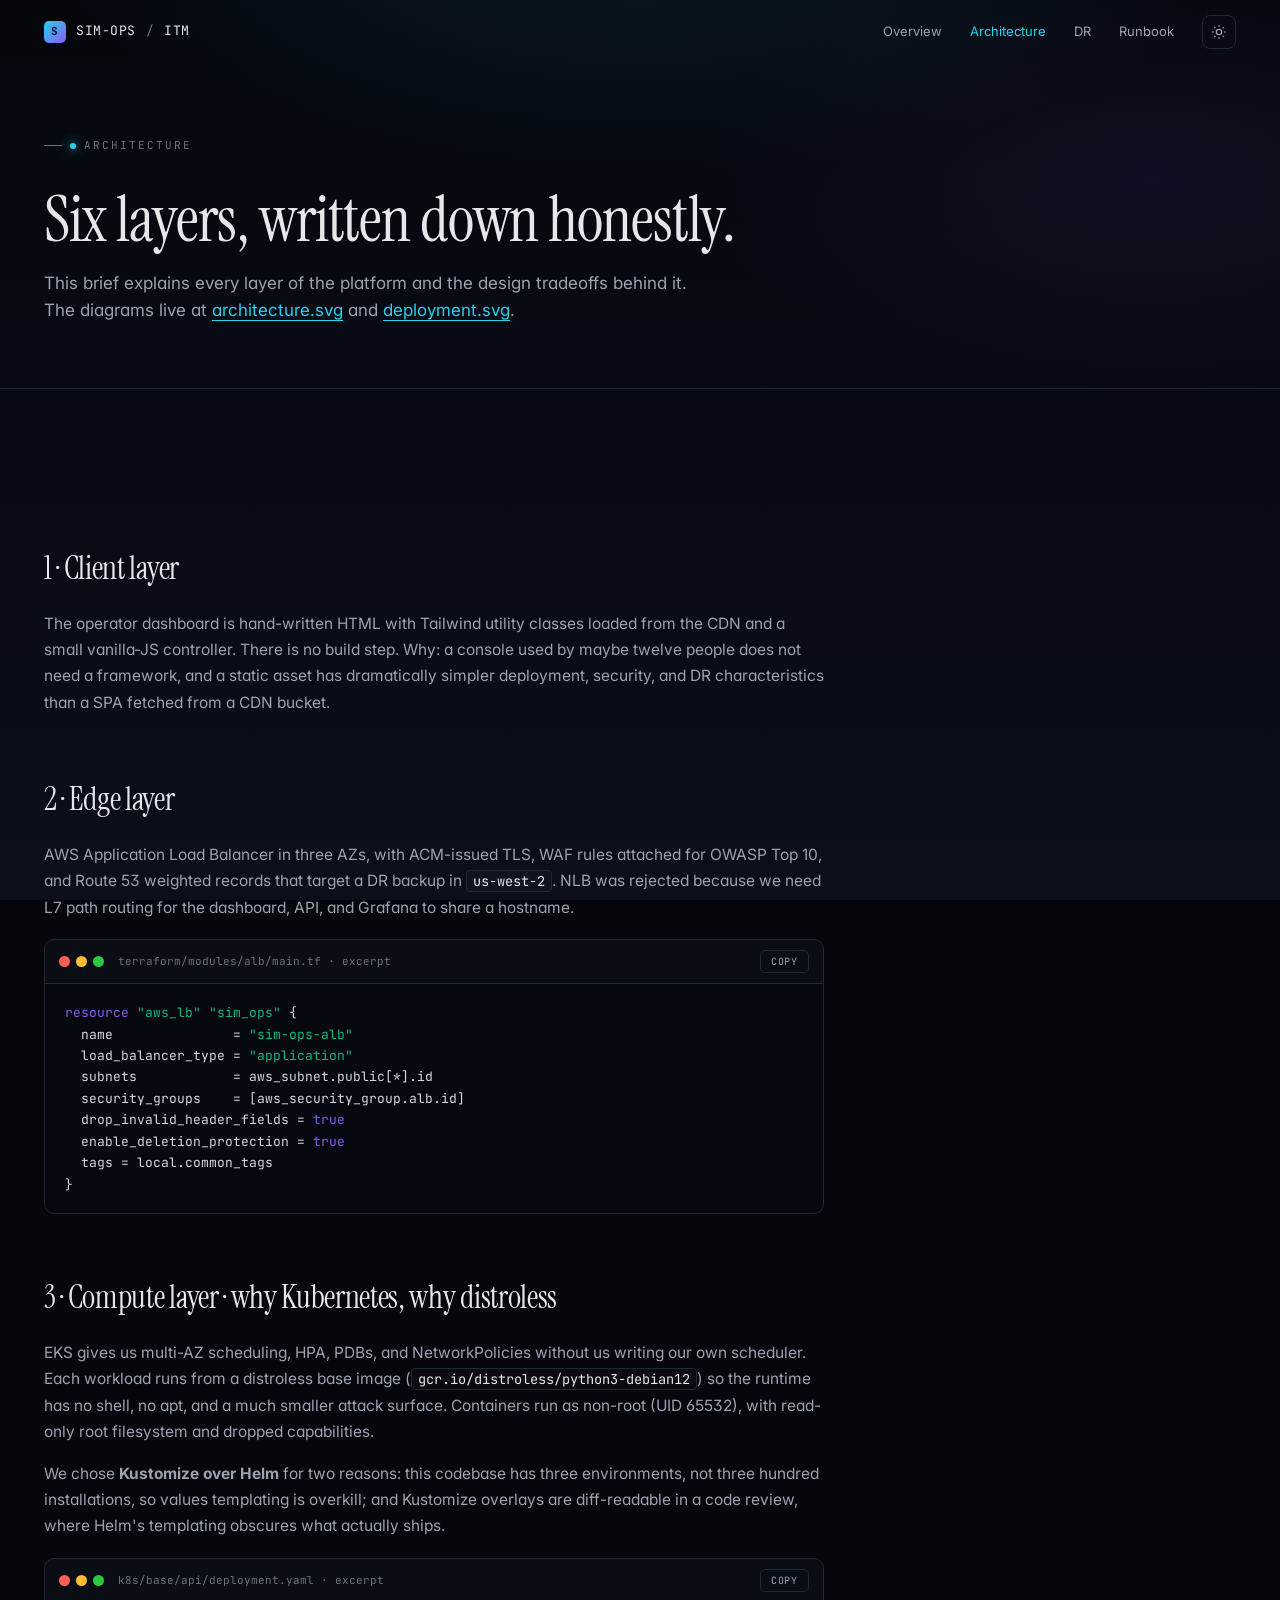
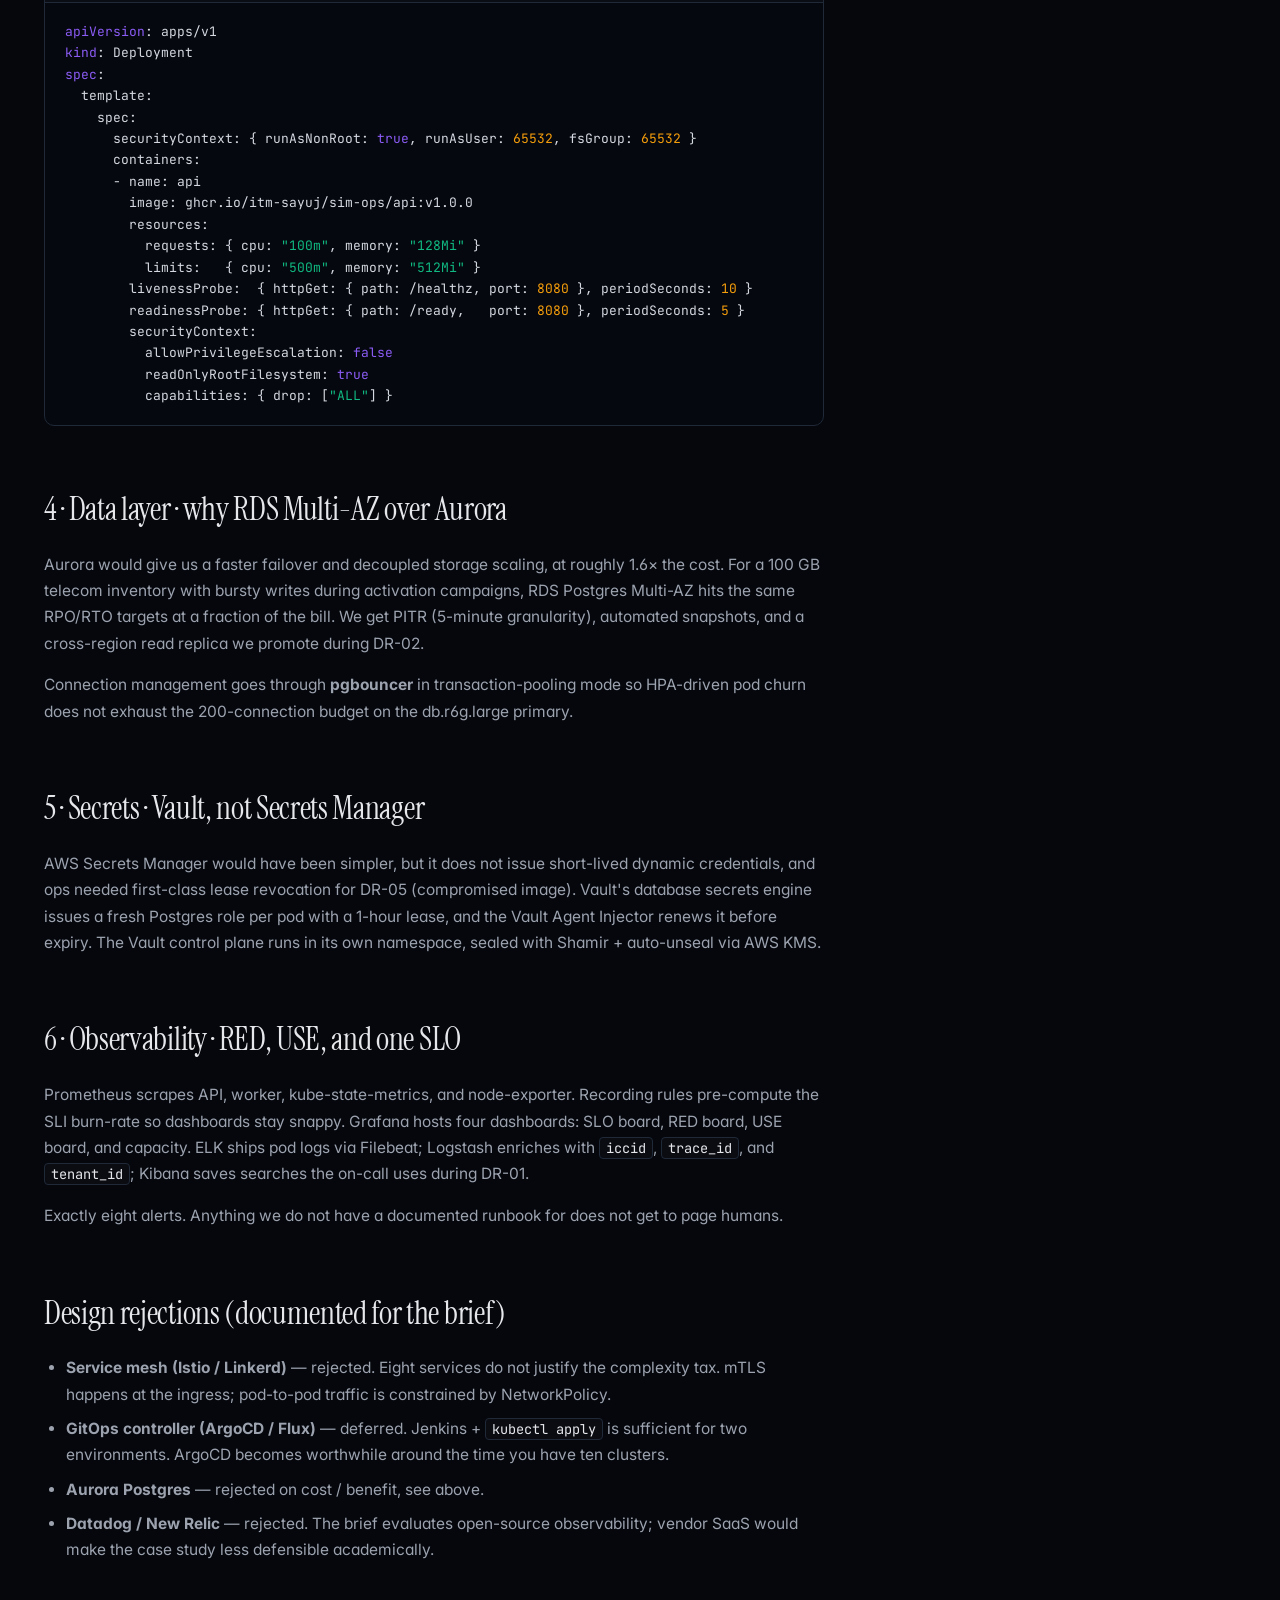
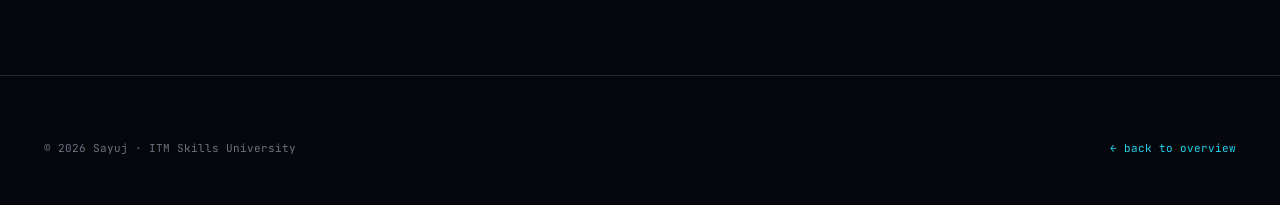
<file: docs/architecture.html>
<!doctype html>
<html lang="en" data-theme="dark">
<head>
<meta charset="utf-8"/>
<meta name="viewport" content="width=device-width, initial-scale=1"/>
<title>SIM-OPS · Architecture brief</title>
<meta name="description" content="Architecture deep-dive: every layer of the SIM-OPS platform with design rationale and code excerpts."/>
<link rel="icon" type="image/svg+xml" href="assets/favicon.svg"/>
<link rel="preconnect" href="https://fonts.googleapis.com"/>
<link rel="preconnect" href="https://fonts.gstatic.com" crossorigin/>
<link href="https://fonts.googleapis.com/css2?family=Inter:wght@400;500;600&family=JetBrains+Mono:wght@400;500&family=Instrument+Serif:ital@0;1&display=swap" rel="stylesheet"/>
<link rel="stylesheet" href="assets/styles.css"/>
</head>
<body>

<header class="nav" role="banner">
  <div class="nav-inner">
    <a class="brand" href="index.html"><span class="brand-mark">S</span>SIM-OPS <span class="brand-slash">/</span> ITM</a>
    <nav class="nav-links" aria-label="Primary">
      <a href="index.html">Overview</a>
      <a href="architecture.html" class="active">Architecture</a>
      <a href="dr-plan.html">DR</a>
      <a href="runbook.html">Runbook</a>
      <button class="theme-toggle" aria-label="Toggle colour theme">
        <svg class="icon-sun" viewBox="0 0 24 24" fill="none" stroke="currentColor" stroke-width="2"><circle cx="12" cy="12" r="4"/><path d="M12 2v2M12 20v2M4.93 4.93l1.41 1.41M17.66 17.66l1.41 1.41M2 12h2M20 12h2M4.93 19.07l1.41-1.41M17.66 6.34l1.41-1.41"/></svg>
        <svg class="icon-moon" viewBox="0 0 24 24" fill="none" stroke="currentColor" stroke-width="2"><path d="M21 12.79A9 9 0 1 1 11.21 3 7 7 0 0 0 21 12.79z"/></svg>
      </button>
    </nav>
  </div>
</header>

<main>
<section class="sub-hero">
  <div class="wrap">
    <span class="eyebrow"><span class="eyebrow-dot"></span>Architecture</span>
    <h1>Six layers, written down honestly.</h1>
    <p>This brief explains every layer of the platform and the design tradeoffs behind it. The diagrams live at <a href="assets/architecture.svg" style="color:var(--cyan);border-bottom:1px solid var(--cyan)">architecture.svg</a> and <a href="assets/deployment.svg" style="color:var(--cyan);border-bottom:1px solid var(--cyan)">deployment.svg</a>.</p>
  </div>
</section>

<section>
  <div class="wrap reveal">
    <article class="prose">
      <h2>1 · Client layer</h2>
      <p>The operator dashboard is hand-written HTML with Tailwind utility classes loaded from the CDN and a small vanilla-JS controller. There is no build step. Why: a console used by maybe twelve people does not need a framework, and a static asset has dramatically simpler deployment, security, and DR characteristics than a SPA fetched from a CDN bucket.</p>

      <h2>2 · Edge layer</h2>
      <p>AWS Application Load Balancer in three AZs, with ACM-issued TLS, WAF rules attached for OWASP Top 10, and Route 53 weighted records that target a DR backup in <code>us-west-2</code>. NLB was rejected because we need L7 path routing for the dashboard, API, and Grafana to share a hostname.</p>

      <div class="code-block">
        <div class="code-chrome"><span class="code-dots"><span></span><span></span><span></span></span><span class="code-lang">terraform/modules/alb/main.tf · excerpt</span><button class="code-copy">Copy</button></div>
<pre><span class="k">resource</span> <span class="s">"aws_lb"</span> <span class="s">"sim_ops"</span> {
  name               = <span class="s">"sim-ops-alb"</span>
  load_balancer_type = <span class="s">"application"</span>
  subnets            = aws_subnet.public[*].id
  security_groups    = [aws_security_group.alb.id]
  drop_invalid_header_fields = <span class="k">true</span>
  enable_deletion_protection = <span class="k">true</span>
  tags = local.common_tags
}</pre>
      </div>

      <h2>3 · Compute layer · why Kubernetes, why distroless</h2>
      <p>EKS gives us multi-AZ scheduling, HPA, PDBs, and NetworkPolicies without us writing our own scheduler. Each workload runs from a distroless base image (<code>gcr.io/distroless/python3-debian12</code>) so the runtime has no shell, no apt, and a much smaller attack surface. Containers run as non-root (UID 65532), with read-only root filesystem and dropped capabilities.</p>
      <p>We chose <strong>Kustomize over Helm</strong> for two reasons: this codebase has three environments, not three hundred installations, so values templating is overkill; and Kustomize overlays are diff-readable in a code review, where Helm's templating obscures what actually ships.</p>

      <div class="code-block">
        <div class="code-chrome"><span class="code-dots"><span></span><span></span><span></span></span><span class="code-lang">k8s/base/api/deployment.yaml · excerpt</span><button class="code-copy">Copy</button></div>
<pre><span class="k">apiVersion</span>: apps/v1
<span class="k">kind</span>: Deployment
<span class="k">spec</span>:
  template:
    spec:
      securityContext: { runAsNonRoot: <span class="k">true</span>, runAsUser: <span class="n">65532</span>, fsGroup: <span class="n">65532</span> }
      containers:
      - name: api
        image: ghcr.io/itm-sayuj/sim-ops/api:v1.0.0
        resources:
          requests: { cpu: <span class="s">"100m"</span>, memory: <span class="s">"128Mi"</span> }
          limits:   { cpu: <span class="s">"500m"</span>, memory: <span class="s">"512Mi"</span> }
        livenessProbe:  { httpGet: { path: /healthz, port: <span class="n">8080</span> }, periodSeconds: <span class="n">10</span> }
        readinessProbe: { httpGet: { path: /ready,   port: <span class="n">8080</span> }, periodSeconds: <span class="n">5</span> }
        securityContext:
          allowPrivilegeEscalation: <span class="k">false</span>
          readOnlyRootFilesystem: <span class="k">true</span>
          capabilities: { drop: [<span class="s">"ALL"</span>] }</pre>
      </div>

      <h2>4 · Data layer · why RDS Multi-AZ over Aurora</h2>
      <p>Aurora would give us a faster failover and decoupled storage scaling, at roughly 1.6× the cost. For a 100 GB telecom inventory with bursty writes during activation campaigns, RDS Postgres Multi-AZ hits the same RPO/RTO targets at a fraction of the bill. We get PITR (5-minute granularity), automated snapshots, and a cross-region read replica we promote during DR-02.</p>
      <p>Connection management goes through <strong>pgbouncer</strong> in transaction-pooling mode so HPA-driven pod churn does not exhaust the 200-connection budget on the db.r6g.large primary.</p>

      <h2>5 · Secrets · Vault, not Secrets Manager</h2>
      <p>AWS Secrets Manager would have been simpler, but it does not issue short-lived dynamic credentials, and ops needed first-class lease revocation for DR-05 (compromised image). Vault's database secrets engine issues a fresh Postgres role per pod with a 1-hour lease, and the Vault Agent Injector renews it before expiry. The Vault control plane runs in its own namespace, sealed with Shamir + auto-unseal via AWS KMS.</p>

      <h2>6 · Observability · RED, USE, and one SLO</h2>
      <p>Prometheus scrapes API, worker, kube-state-metrics, and node-exporter. Recording rules pre-compute the SLI burn-rate so dashboards stay snappy. Grafana hosts four dashboards: SLO board, RED board, USE board, and capacity. ELK ships pod logs via Filebeat; Logstash enriches with <code>iccid</code>, <code>trace_id</code>, and <code>tenant_id</code>; Kibana saves searches the on-call uses during DR-01.</p>
      <p>Exactly eight alerts. Anything we do not have a documented runbook for does not get to page humans.</p>

      <h2>Design rejections (documented for the brief)</h2>
      <ul>
        <li><strong>Service mesh (Istio / Linkerd)</strong> — rejected. Eight services do not justify the complexity tax. mTLS happens at the ingress; pod-to-pod traffic is constrained by NetworkPolicy.</li>
        <li><strong>GitOps controller (ArgoCD / Flux)</strong> — deferred. Jenkins + <code>kubectl apply</code> is sufficient for two environments. ArgoCD becomes worthwhile around the time you have ten clusters.</li>
        <li><strong>Aurora Postgres</strong> — rejected on cost / benefit, see above.</li>
        <li><strong>Datadog / New Relic</strong> — rejected. The brief evaluates open-source observability; vendor SaaS would make the case study less defensible academically.</li>
      </ul>
    </article>
  </div>
</section>

<footer class="footer">
  <div class="wrap">
    <div class="footer-bottom" style="margin-top:0;border-top:none;padding-top:0">
      <span>© 2026 Sayuj · ITM Skills University</span>
      <span><a href="index.html" style="color:var(--cyan)">← back to overview</a></span>
    </div>
  </div>
</footer>
</main>
<script src="assets/app.js" defer></script>
</body>
</html>
</file>
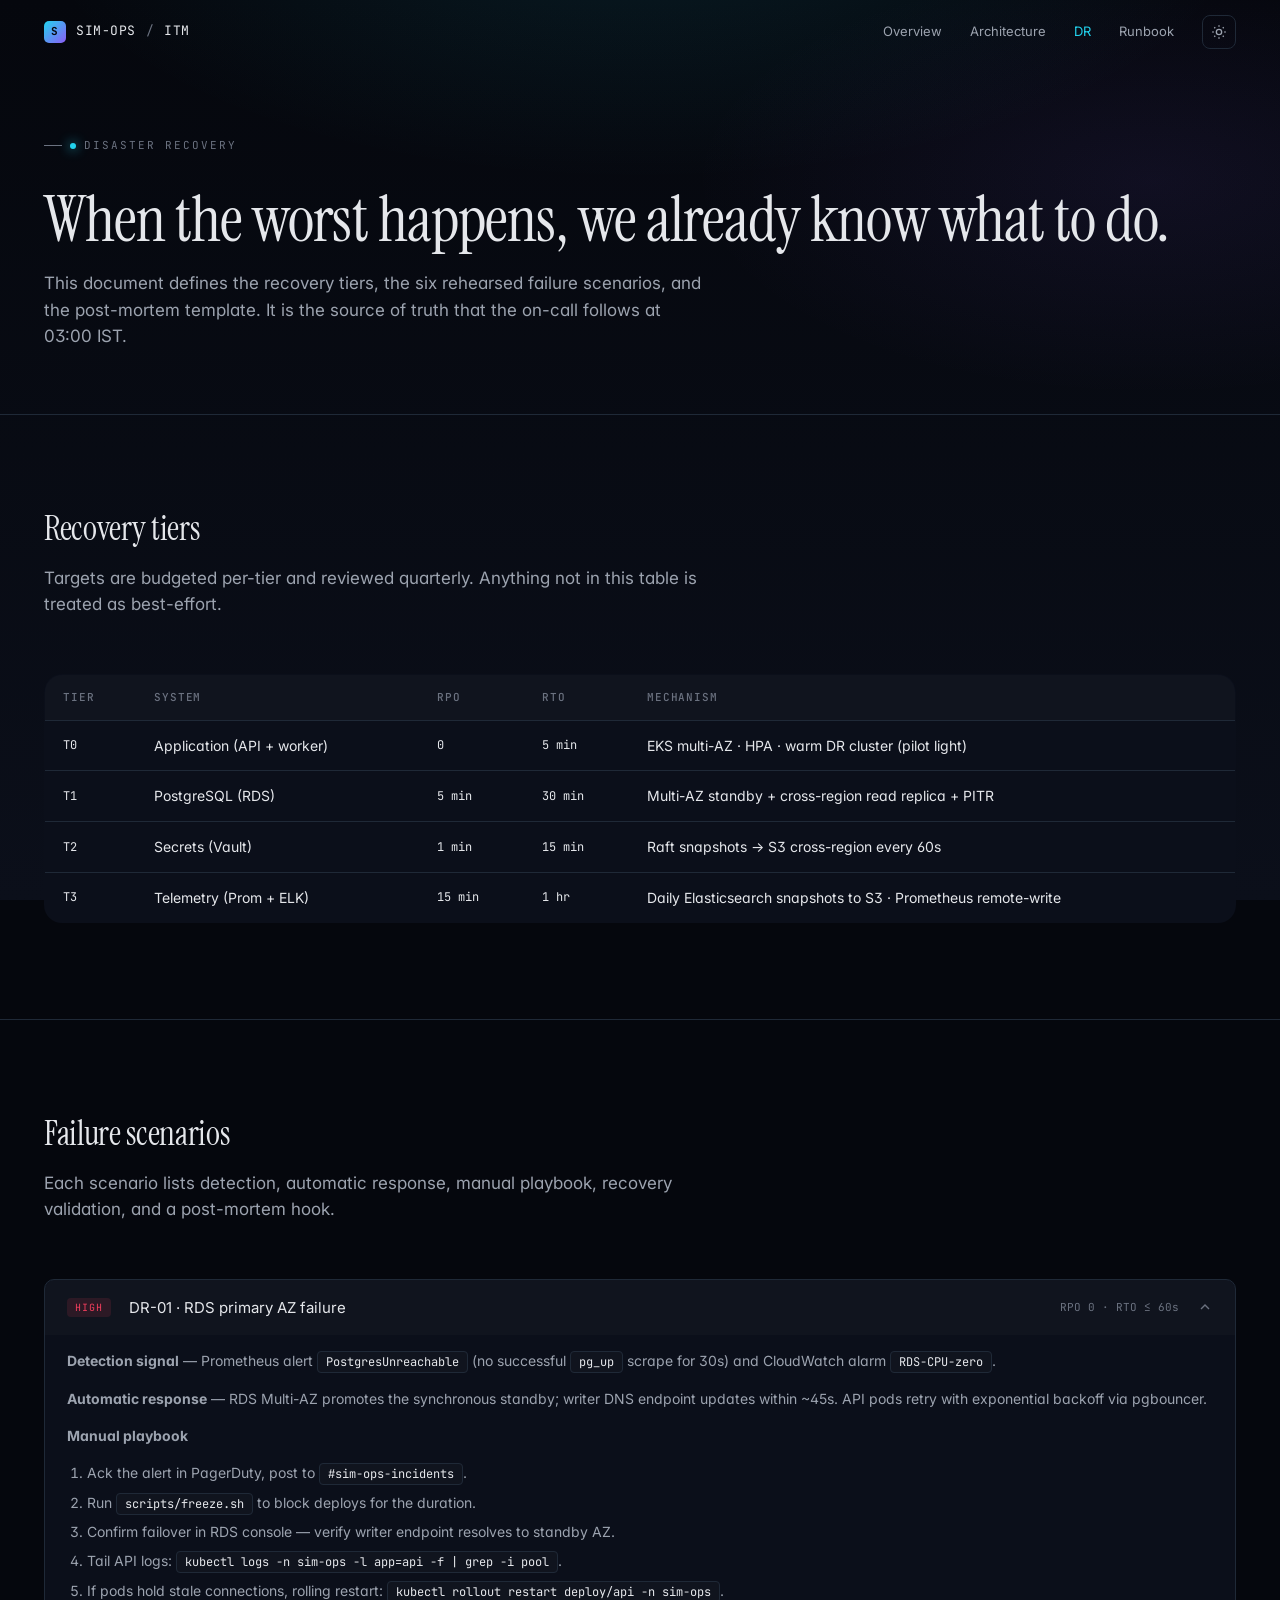
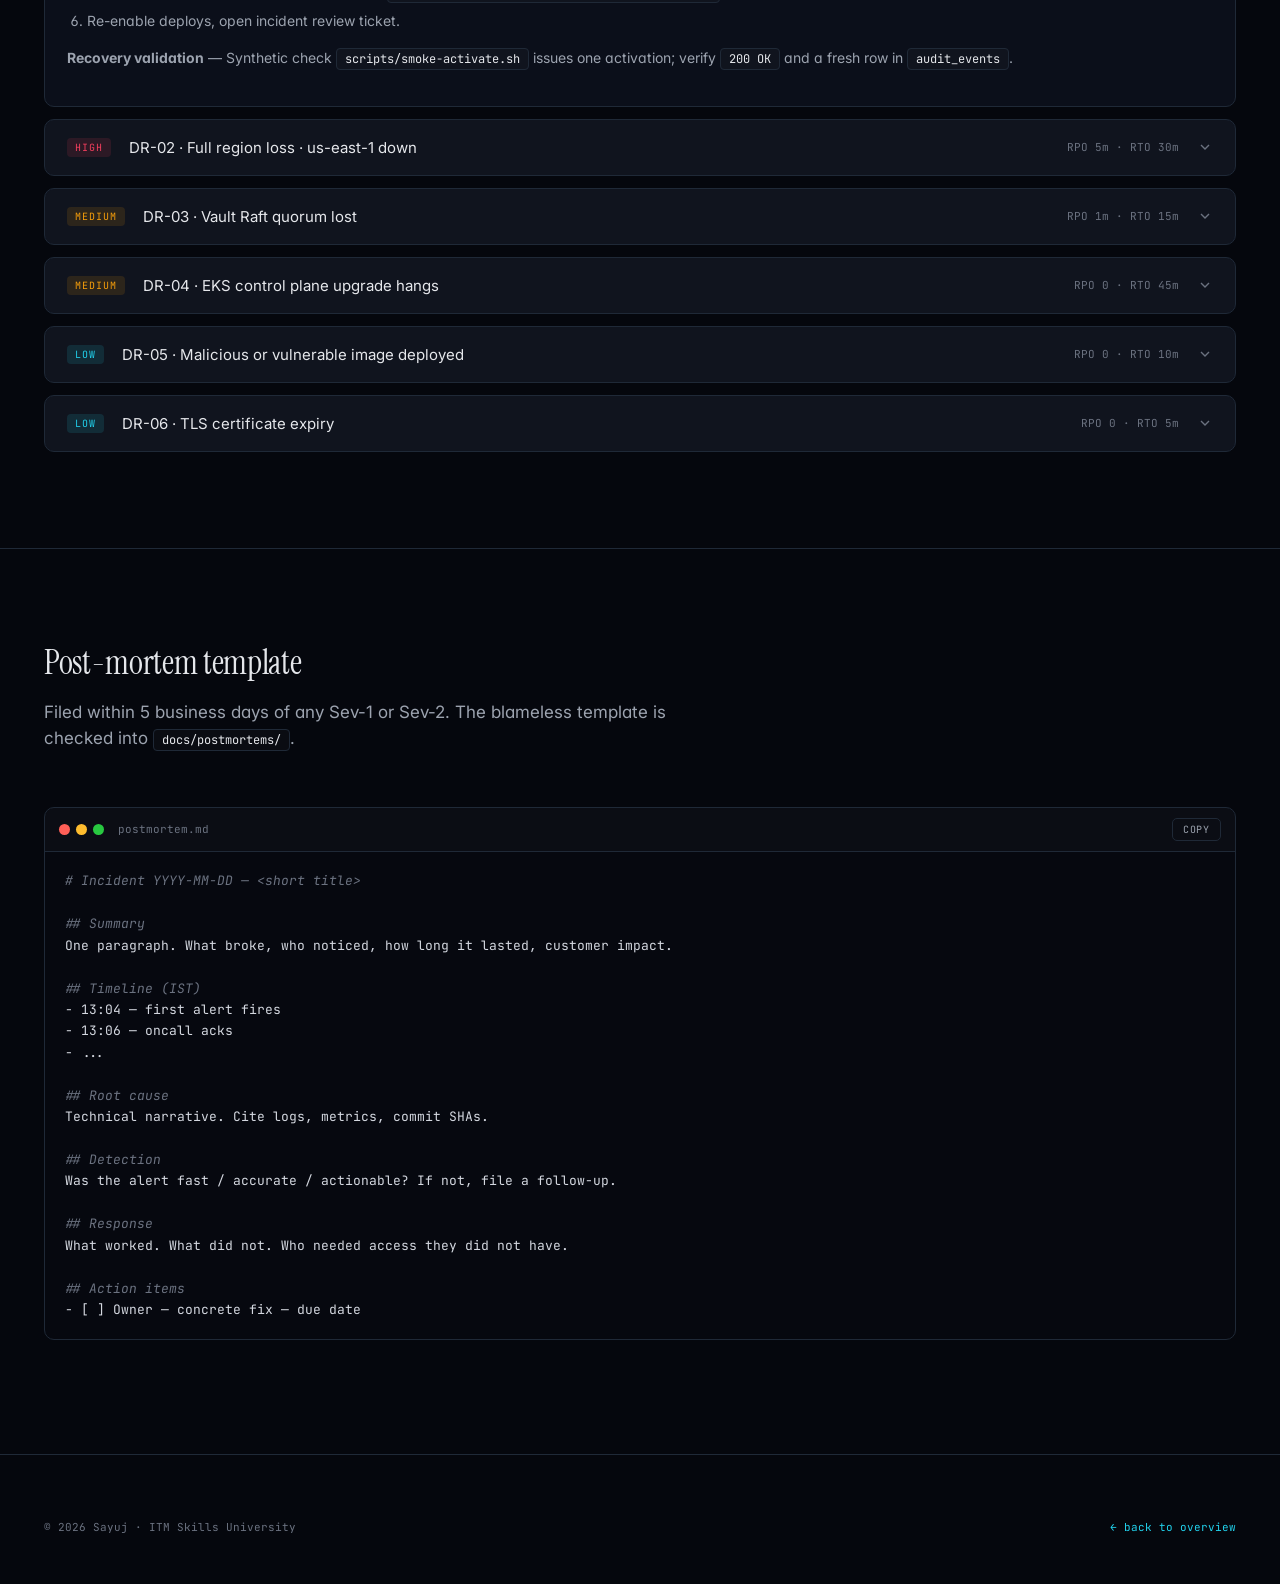
<file: docs/dr-plan.html>
<!doctype html>
<html lang="en" data-theme="dark">
<head>
<meta charset="utf-8"/>
<meta name="viewport" content="width=device-width, initial-scale=1"/>
<title>SIM-OPS · Disaster Recovery Plan</title>
<meta name="description" content="SIM-OPS disaster recovery plan: tiered RPO/RTO, failure scenarios, automatic responses, manual playbooks, post-mortem template."/>
<link rel="icon" type="image/svg+xml" href="assets/favicon.svg"/>
<link rel="preconnect" href="https://fonts.googleapis.com"/>
<link rel="preconnect" href="https://fonts.gstatic.com" crossorigin/>
<link href="https://fonts.googleapis.com/css2?family=Inter:wght@400;500;600&family=JetBrains+Mono:wght@400;500&family=Instrument+Serif:ital@0;1&display=swap" rel="stylesheet"/>
<link rel="stylesheet" href="assets/styles.css"/>
</head>
<body>

<header class="nav" role="banner">
  <div class="nav-inner">
    <a class="brand" href="index.html"><span class="brand-mark">S</span>SIM-OPS <span class="brand-slash">/</span> ITM</a>
    <nav class="nav-links" aria-label="Primary">
      <a href="index.html">Overview</a>
      <a href="architecture.html">Architecture</a>
      <a href="dr-plan.html" class="active">DR</a>
      <a href="runbook.html">Runbook</a>
      <button class="theme-toggle" aria-label="Toggle colour theme">
        <svg class="icon-sun" viewBox="0 0 24 24" fill="none" stroke="currentColor" stroke-width="2"><circle cx="12" cy="12" r="4"/><path d="M12 2v2M12 20v2M4.93 4.93l1.41 1.41M17.66 17.66l1.41 1.41M2 12h2M20 12h2M4.93 19.07l1.41-1.41M17.66 6.34l1.41-1.41"/></svg>
        <svg class="icon-moon" viewBox="0 0 24 24" fill="none" stroke="currentColor" stroke-width="2"><path d="M21 12.79A9 9 0 1 1 11.21 3 7 7 0 0 0 21 12.79z"/></svg>
      </button>
    </nav>
  </div>
</header>

<main>
<section class="sub-hero">
  <div class="wrap">
    <span class="eyebrow"><span class="eyebrow-dot"></span>Disaster Recovery</span>
    <h1>When the worst happens, we already know what to do.</h1>
    <p>This document defines the recovery tiers, the six rehearsed failure scenarios, and the post-mortem template. It is the source of truth that the on-call follows at 03:00 IST.</p>
  </div>
</section>

<section>
  <div class="wrap reveal">
    <h2 class="section-title" style="font-size:34px">Recovery tiers</h2>
    <p class="section-lede">Targets are budgeted per-tier and reviewed quarterly. Anything not in this table is treated as best-effort.</p>
    <table class="tbl">
      <thead><tr><th>Tier</th><th>System</th><th>RPO</th><th>RTO</th><th>Mechanism</th></tr></thead>
      <tbody>
        <tr><td class="mono">T0</td><td>Application (API + worker)</td><td class="mono">0</td><td class="mono">5 min</td><td>EKS multi-AZ · HPA · warm DR cluster (pilot light)</td></tr>
        <tr><td class="mono">T1</td><td>PostgreSQL (RDS)</td><td class="mono">5 min</td><td class="mono">30 min</td><td>Multi-AZ standby + cross-region read replica + PITR</td></tr>
        <tr><td class="mono">T2</td><td>Secrets (Vault)</td><td class="mono">1 min</td><td class="mono">15 min</td><td>Raft snapshots → S3 cross-region every 60s</td></tr>
        <tr><td class="mono">T3</td><td>Telemetry (Prom + ELK)</td><td class="mono">15 min</td><td class="mono">1 hr</td><td>Daily Elasticsearch snapshots to S3 · Prometheus remote-write</td></tr>
      </tbody>
    </table>
  </div>
</section>

<section>
  <div class="wrap reveal">
    <h2 class="section-title" style="font-size:34px">Failure scenarios</h2>
    <p class="section-lede">Each scenario lists detection, automatic response, manual playbook, recovery validation, and a post-mortem hook.</p>

    <div class="accordion">

      <div class="acc-item" aria-expanded="true">
        <button class="acc-head"><span class="sev">High</span><span class="title">DR-01 · RDS primary AZ failure</span><span class="meta">RPO 0 · RTO ≤ 60s</span><svg class="chev" viewBox="0 0 24 24" width="16" height="16" fill="none" stroke="currentColor" stroke-width="2"><path d="M6 9l6 6 6-6"/></svg></button>
        <div class="acc-body">
          <p><strong>Detection signal</strong> — Prometheus alert <span class="chip">PostgresUnreachable</span> (no successful <span class="chip">pg_up</span> scrape for 30s) and CloudWatch alarm <span class="chip">RDS-CPU-zero</span>.</p>
          <p><strong>Automatic response</strong> — RDS Multi-AZ promotes the synchronous standby; writer DNS endpoint updates within ~45s. API pods retry with exponential backoff via pgbouncer.</p>
          <p><strong>Manual playbook</strong></p>
          <ol>
            <li>Ack the alert in PagerDuty, post to <span class="chip">#sim-ops-incidents</span>.</li>
            <li>Run <span class="chip">scripts/freeze.sh</span> to block deploys for the duration.</li>
            <li>Confirm failover in RDS console — verify writer endpoint resolves to standby AZ.</li>
            <li>Tail API logs: <span class="chip">kubectl logs -n sim-ops -l app=api -f | grep -i pool</span>.</li>
            <li>If pods hold stale connections, rolling restart: <span class="chip">kubectl rollout restart deploy/api -n sim-ops</span>.</li>
            <li>Re-enable deploys, open incident review ticket.</li>
          </ol>
          <p><strong>Recovery validation</strong> — Synthetic check <span class="chip">scripts/smoke-activate.sh</span> issues one activation; verify <span class="chip">200 OK</span> and a fresh row in <span class="chip">audit_events</span>.</p>
        </div>
      </div>

      <div class="acc-item" aria-expanded="false">
        <button class="acc-head"><span class="sev">High</span><span class="title">DR-02 · Full region loss · us-east-1 down</span><span class="meta">RPO 5m · RTO 30m</span><svg class="chev" viewBox="0 0 24 24" width="16" height="16" fill="none" stroke="currentColor" stroke-width="2"><path d="M6 9l6 6 6-6"/></svg></button>
        <div class="acc-body">
          <p><strong>Detection signal</strong> — All Route 53 health checks red; external synthetic from <span class="chip">us-west-2</span> reports 100% error; AWS Health dashboard confirms regional impairment.</p>
          <p><strong>Manual playbook</strong></p>
          <ol>
            <li>Declare a Sev-1 in PagerDuty; appoint Incident Commander.</li>
            <li><span class="chip">cd terraform/dr &amp;&amp; terraform apply -auto-approve</span> — promotes pilot-light to active.</li>
            <li>Promote RDS cross-region read replica: <span class="chip">aws rds promote-read-replica --db-instance-identifier sim-ops-dr</span>.</li>
            <li>Restore Vault: <span class="chip">vault operator raft snapshot restore s3://sim-ops-dr/vault/latest.snap</span>; unseal with Shamir keys (oncall + lead).</li>
            <li>Apply DR overlay: <span class="chip">kubectl apply -k k8s/overlays/dr</span>.</li>
            <li>Flip Route 53 weighted record to <span class="chip">us-west-2</span> (100% weight).</li>
            <li>Warm caches; run <span class="chip">scripts/smoke-dr.sh</span>.</li>
            <li>Publish status-page update.</li>
          </ol>
          <p><strong>Recovery validation</strong> — Smoke test passes; Grafana DR dashboard receives metrics; sample activation appears in Kibana within 2 min.</p>
        </div>
      </div>

      <div class="acc-item" aria-expanded="false">
        <button class="acc-head"><span class="sev warn">Medium</span><span class="title">DR-03 · Vault Raft quorum lost</span><span class="meta">RPO 1m · RTO 15m</span><svg class="chev" viewBox="0 0 24 24" width="16" height="16" fill="none" stroke="currentColor" stroke-width="2"><path d="M6 9l6 6 6-6"/></svg></button>
        <div class="acc-body">
          <p><strong>Detection</strong> — <span class="chip">vault_core_active</span> gauge zero on all pods; new pod scheduling stalls because Vault Agent cannot issue tokens.</p>
          <p><strong>Manual playbook</strong></p>
          <ol>
            <li>Inspect peers: <span class="chip">vault operator raft list-peers</span>.</li>
            <li>If majority lost, restore latest snapshot: <span class="chip">vault operator raft snapshot restore -force latest.snap</span>.</li>
            <li>Unseal with Shamir keys.</li>
            <li>Force-renew leases: <span class="chip">kubectl rollout restart deploy/api deploy/worker -n sim-ops</span>.</li>
          </ol>
        </div>
      </div>

      <div class="acc-item" aria-expanded="false">
        <button class="acc-head"><span class="sev warn">Medium</span><span class="title">DR-04 · EKS control plane upgrade hangs</span><span class="meta">RPO 0 · RTO 45m</span><svg class="chev" viewBox="0 0 24 24" width="16" height="16" fill="none" stroke="currentColor" stroke-width="2"><path d="M6 9l6 6 6-6"/></svg></button>
        <div class="acc-body">
          <p>The EKS data plane keeps serving traffic when the control plane is degraded. Steps: stop the upgrade, cordon nodes, stand up a parallel cluster via the Terraform module (<span class="chip">terraform/modules/eks</span>), restore manifests via Kustomize, drain old node groups, then point the ALB target group at new node groups.</p>
        </div>
      </div>

      <div class="acc-item" aria-expanded="false">
        <button class="acc-head"><span class="sev info">Low</span><span class="title">DR-05 · Malicious or vulnerable image deployed</span><span class="meta">RPO 0 · RTO 10m</span><svg class="chev" viewBox="0 0 24 24" width="16" height="16" fill="none" stroke="currentColor" stroke-width="2"><path d="M6 9l6 6 6-6"/></svg></button>
        <div class="acc-body">
          <p>Trivy SBOM diff identifies the vulnerable layer. Apply <span class="chip">k8s/base/isolation/netpol-deny-all.yaml</span> to quarantine the workload, pin previous tag via <span class="chip">kustomize edit set image api=ghcr.io/itm-sayuj/sim-ops/api:&lt;previous&gt;</span>, revoke any Vault leases issued in the breach window with <span class="chip">vault lease revoke -prefix database/creds/api</span>.</p>
        </div>
      </div>

      <div class="acc-item" aria-expanded="false">
        <button class="acc-head"><span class="sev info">Low</span><span class="title">DR-06 · TLS certificate expiry</span><span class="meta">RPO 0 · RTO 5m</span><svg class="chev" viewBox="0 0 24 24" width="16" height="16" fill="none" stroke="currentColor" stroke-width="2"><path d="M6 9l6 6 6-6"/></svg></button>
        <div class="acc-body">
          <p>The <span class="chip">CertExpiry30d</span> alert fires when any certificate is within 30 days of expiry. cert-manager renews automatically; if its renewal fails, force renewal with <span class="chip">kubectl annotate certificate sim-ops-tls cert-manager.io/force-renew=true</span> and confirm the rotated secret reaches the ingress.</p>
        </div>
      </div>

    </div>
  </div>
</section>

<section>
  <div class="wrap reveal">
    <h2 class="section-title" style="font-size:34px">Post-mortem template</h2>
    <p class="section-lede">Filed within 5 business days of any Sev-1 or Sev-2. The blameless template is checked into <span class="chip">docs/postmortems/</span>.</p>
    <div class="code-block">
      <div class="code-chrome">
        <span class="code-dots"><span></span><span></span><span></span></span>
        <span class="code-lang">postmortem.md</span>
        <button class="code-copy">Copy</button>
      </div>
<pre><span class="c"># Incident YYYY-MM-DD — &lt;short title&gt;</span>

<span class="c">## Summary</span>
One paragraph. What broke, who noticed, how long it lasted, customer impact.

<span class="c">## Timeline (IST)</span>
- 13:04 — first alert fires
- 13:06 — oncall acks
- ...

<span class="c">## Root cause</span>
Technical narrative. Cite logs, metrics, commit SHAs.

<span class="c">## Detection</span>
Was the alert fast / accurate / actionable? If not, file a follow-up.

<span class="c">## Response</span>
What worked. What did not. Who needed access they did not have.

<span class="c">## Action items</span>
- [ ] Owner — concrete fix — due date</pre>
    </div>
  </div>
</section>

<footer class="footer">
  <div class="wrap">
    <div class="footer-bottom" style="margin-top:0;border-top:none;padding-top:0">
      <span>© 2026 Sayuj · ITM Skills University</span>
      <span><a href="index.html" style="color:var(--cyan)">← back to overview</a></span>
    </div>
  </div>
</footer>
</main>
<script src="assets/app.js" defer></script>
</body>
</html>
</file>
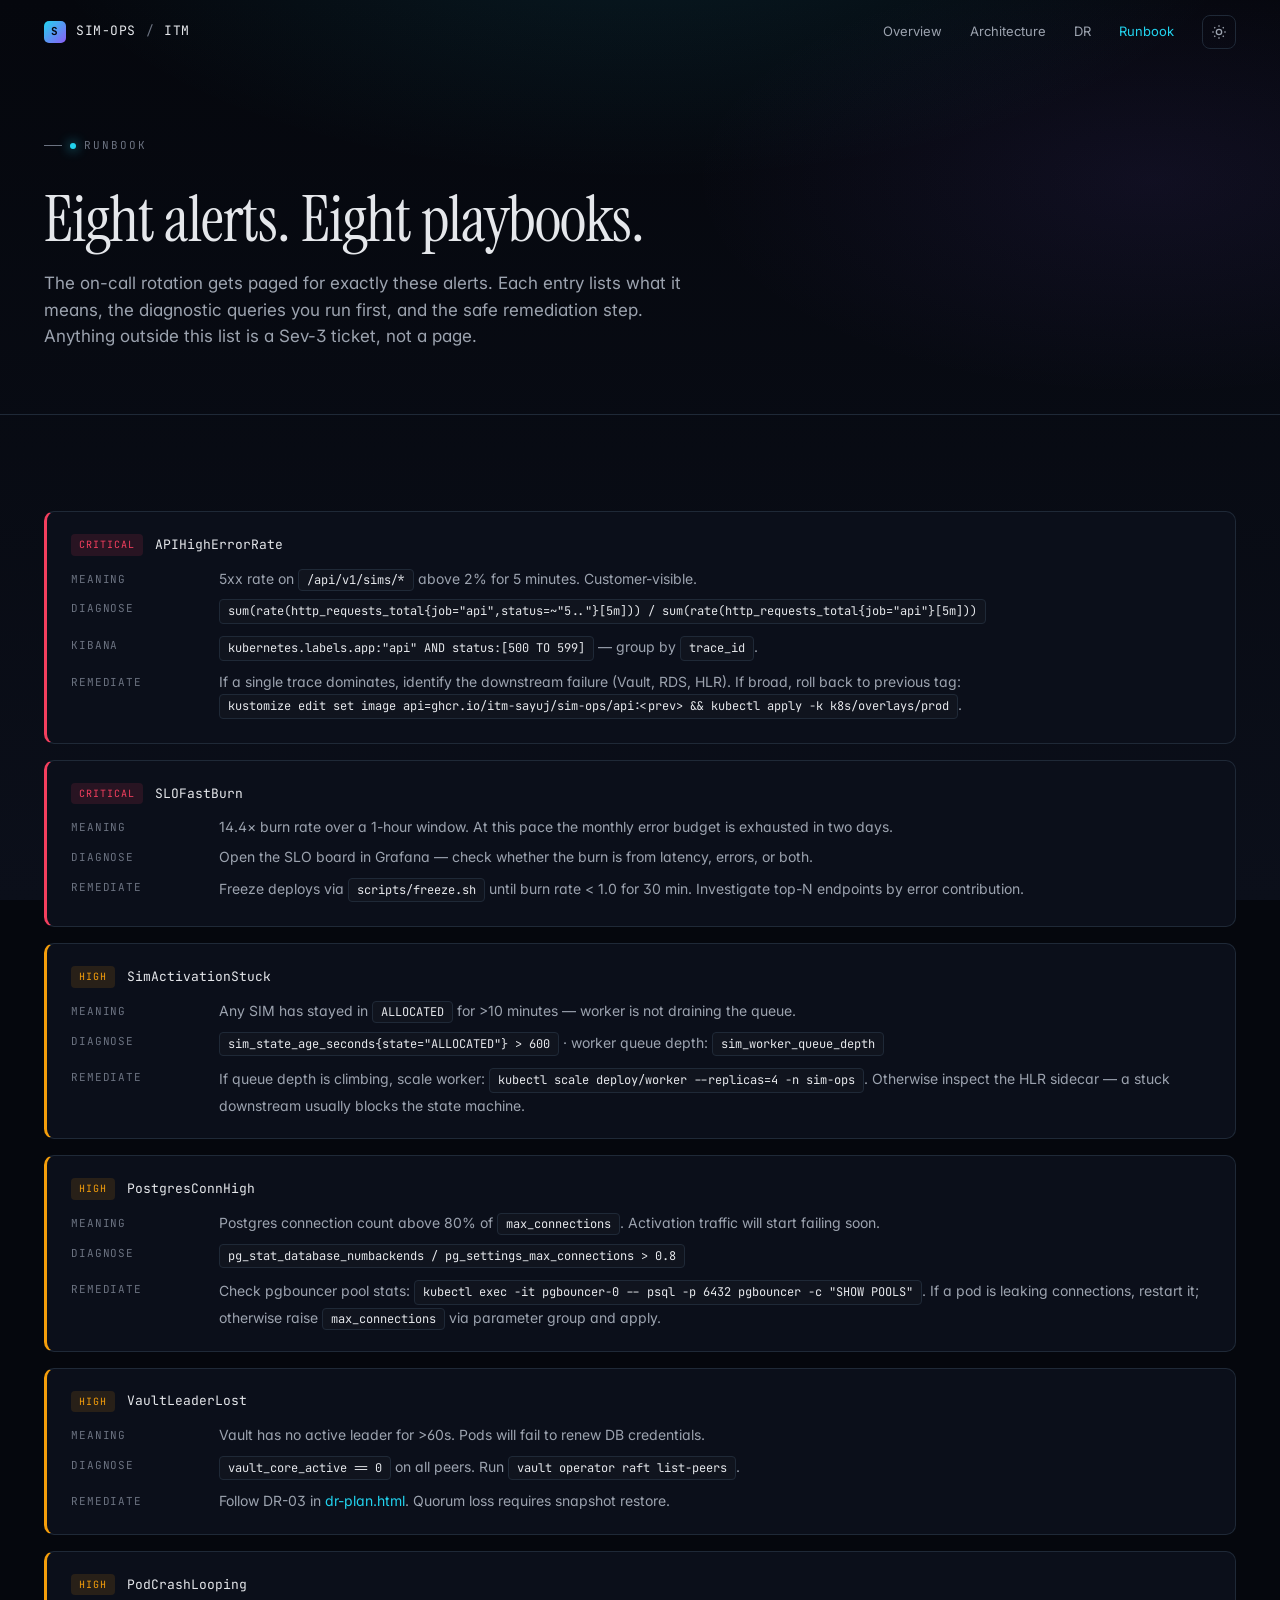
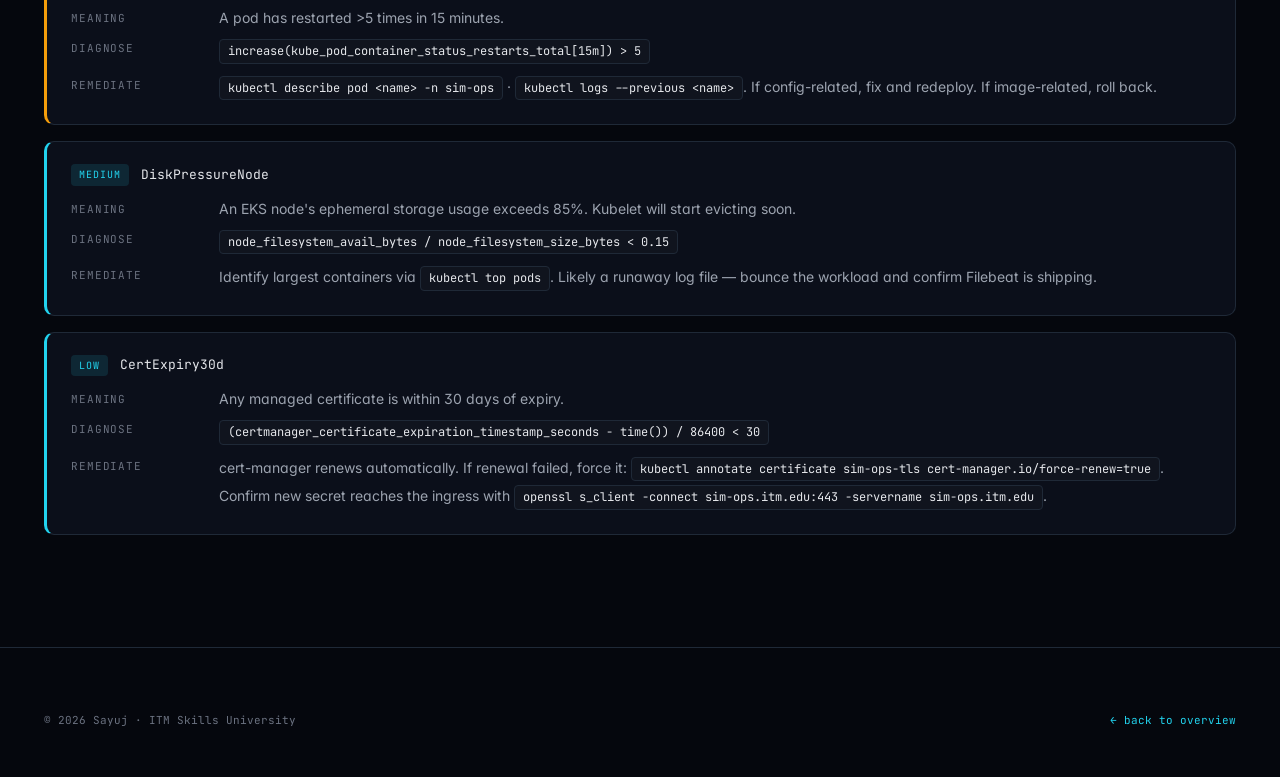
<file: docs/runbook.html>
<!doctype html>
<html lang="en" data-theme="dark">
<head>
<meta charset="utf-8"/>
<meta name="viewport" content="width=device-width, initial-scale=1"/>
<title>SIM-OPS · Operator runbook</title>
<meta name="description" content="Runbook for the eight production alerts: PromQL diagnostics, remediation, escalation."/>
<link rel="icon" type="image/svg+xml" href="assets/favicon.svg"/>
<link rel="preconnect" href="https://fonts.googleapis.com"/>
<link rel="preconnect" href="https://fonts.gstatic.com" crossorigin/>
<link href="https://fonts.googleapis.com/css2?family=Inter:wght@400;500;600&family=JetBrains+Mono:wght@400;500&family=Instrument+Serif:ital@0;1&display=swap" rel="stylesheet"/>
<link rel="stylesheet" href="assets/styles.css"/>
</head>
<body>

<header class="nav" role="banner">
  <div class="nav-inner">
    <a class="brand" href="index.html"><span class="brand-mark">S</span>SIM-OPS <span class="brand-slash">/</span> ITM</a>
    <nav class="nav-links" aria-label="Primary">
      <a href="index.html">Overview</a>
      <a href="architecture.html">Architecture</a>
      <a href="dr-plan.html">DR</a>
      <a href="runbook.html" class="active">Runbook</a>
      <button class="theme-toggle" aria-label="Toggle colour theme">
        <svg class="icon-sun" viewBox="0 0 24 24" fill="none" stroke="currentColor" stroke-width="2"><circle cx="12" cy="12" r="4"/><path d="M12 2v2M12 20v2M4.93 4.93l1.41 1.41M17.66 17.66l1.41 1.41M2 12h2M20 12h2M4.93 19.07l1.41-1.41M17.66 6.34l1.41-1.41"/></svg>
        <svg class="icon-moon" viewBox="0 0 24 24" fill="none" stroke="currentColor" stroke-width="2"><path d="M21 12.79A9 9 0 1 1 11.21 3 7 7 0 0 0 21 12.79z"/></svg>
      </button>
    </nav>
  </div>
</header>

<main>
<section class="sub-hero">
  <div class="wrap">
    <span class="eyebrow"><span class="eyebrow-dot"></span>Runbook</span>
    <h1>Eight alerts. Eight playbooks.</h1>
    <p>The on-call rotation gets paged for exactly these alerts. Each entry lists what it means, the diagnostic queries you run first, and the safe remediation step. Anything outside this list is a Sev-3 ticket, not a page.</p>
  </div>
</section>

<section>
  <div class="wrap reveal">

    <div class="alert">
      <div class="alert-head"><span class="sev">Critical</span><span class="name">APIHighErrorRate</span></div>
      <dl>
        <dt>Meaning</dt><dd>5xx rate on <span class="chip">/api/v1/sims/*</span> above 2% for 5 minutes. Customer-visible.</dd>
        <dt>Diagnose</dt><dd><code>sum(rate(http_requests_total{job="api",status=~"5.."}[5m])) / sum(rate(http_requests_total{job="api"}[5m]))</code></dd>
        <dt>Kibana</dt><dd><code>kubernetes.labels.app:"api" AND status:[500 TO 599]</code> — group by <code>trace_id</code>.</dd>
        <dt>Remediate</dt><dd>If a single trace dominates, identify the downstream failure (Vault, RDS, HLR). If broad, roll back to previous tag: <code>kustomize edit set image api=ghcr.io/itm-sayuj/sim-ops/api:&lt;prev&gt; &amp;&amp; kubectl apply -k k8s/overlays/prod</code>.</dd>
      </dl>
    </div>

    <div class="alert">
      <div class="alert-head"><span class="sev">Critical</span><span class="name">SLOFastBurn</span></div>
      <dl>
        <dt>Meaning</dt><dd>14.4× burn rate over a 1-hour window. At this pace the monthly error budget is exhausted in two days.</dd>
        <dt>Diagnose</dt><dd>Open the SLO board in Grafana — check whether the burn is from latency, errors, or both.</dd>
        <dt>Remediate</dt><dd>Freeze deploys via <code>scripts/freeze.sh</code> until burn rate &lt; 1.0 for 30 min. Investigate top-N endpoints by error contribution.</dd>
      </dl>
    </div>

    <div class="alert warn">
      <div class="alert-head"><span class="sev">High</span><span class="name">SimActivationStuck</span></div>
      <dl>
        <dt>Meaning</dt><dd>Any SIM has stayed in <span class="chip">ALLOCATED</span> for &gt;10 minutes — worker is not draining the queue.</dd>
        <dt>Diagnose</dt><dd><code>sim_state_age_seconds{state="ALLOCATED"} &gt; 600</code> · worker queue depth: <code>sim_worker_queue_depth</code></dd>
        <dt>Remediate</dt><dd>If queue depth is climbing, scale worker: <code>kubectl scale deploy/worker --replicas=4 -n sim-ops</code>. Otherwise inspect the HLR sidecar — a stuck downstream usually blocks the state machine.</dd>
      </dl>
    </div>

    <div class="alert warn">
      <div class="alert-head"><span class="sev">High</span><span class="name">PostgresConnHigh</span></div>
      <dl>
        <dt>Meaning</dt><dd>Postgres connection count above 80% of <span class="chip">max_connections</span>. Activation traffic will start failing soon.</dd>
        <dt>Diagnose</dt><dd><code>pg_stat_database_numbackends / pg_settings_max_connections &gt; 0.8</code></dd>
        <dt>Remediate</dt><dd>Check pgbouncer pool stats: <code>kubectl exec -it pgbouncer-0 -- psql -p 6432 pgbouncer -c "SHOW POOLS"</code>. If a pod is leaking connections, restart it; otherwise raise <span class="chip">max_connections</span> via parameter group and apply.</dd>
      </dl>
    </div>

    <div class="alert warn">
      <div class="alert-head"><span class="sev">High</span><span class="name">VaultLeaderLost</span></div>
      <dl>
        <dt>Meaning</dt><dd>Vault has no active leader for &gt;60s. Pods will fail to renew DB credentials.</dd>
        <dt>Diagnose</dt><dd><code>vault_core_active == 0</code> on all peers. Run <code>vault operator raft list-peers</code>.</dd>
        <dt>Remediate</dt><dd>Follow DR-03 in <a href="dr-plan.html" style="color:var(--cyan)">dr-plan.html</a>. Quorum loss requires snapshot restore.</dd>
      </dl>
    </div>

    <div class="alert warn">
      <div class="alert-head"><span class="sev">High</span><span class="name">PodCrashLooping</span></div>
      <dl>
        <dt>Meaning</dt><dd>A pod has restarted &gt;5 times in 15 minutes.</dd>
        <dt>Diagnose</dt><dd><code>increase(kube_pod_container_status_restarts_total[15m]) &gt; 5</code></dd>
        <dt>Remediate</dt><dd><code>kubectl describe pod &lt;name&gt; -n sim-ops</code> · <code>kubectl logs --previous &lt;name&gt;</code>. If config-related, fix and redeploy. If image-related, roll back.</dd>
      </dl>
    </div>

    <div class="alert info">
      <div class="alert-head"><span class="sev">Medium</span><span class="name">DiskPressureNode</span></div>
      <dl>
        <dt>Meaning</dt><dd>An EKS node's ephemeral storage usage exceeds 85%. Kubelet will start evicting soon.</dd>
        <dt>Diagnose</dt><dd><code>node_filesystem_avail_bytes / node_filesystem_size_bytes &lt; 0.15</code></dd>
        <dt>Remediate</dt><dd>Identify largest containers via <code>kubectl top pods</code>. Likely a runaway log file — bounce the workload and confirm Filebeat is shipping.</dd>
      </dl>
    </div>

    <div class="alert info">
      <div class="alert-head"><span class="sev">Low</span><span class="name">CertExpiry30d</span></div>
      <dl>
        <dt>Meaning</dt><dd>Any managed certificate is within 30 days of expiry.</dd>
        <dt>Diagnose</dt><dd><code>(certmanager_certificate_expiration_timestamp_seconds - time()) / 86400 &lt; 30</code></dd>
        <dt>Remediate</dt><dd>cert-manager renews automatically. If renewal failed, force it: <code>kubectl annotate certificate sim-ops-tls cert-manager.io/force-renew=true</code>. Confirm new secret reaches the ingress with <code>openssl s_client -connect sim-ops.itm.edu:443 -servername sim-ops.itm.edu</code>.</dd>
      </dl>
    </div>

  </div>
</section>

<footer class="footer">
  <div class="wrap">
    <div class="footer-bottom" style="margin-top:0;border-top:none;padding-top:0">
      <span>© 2026 Sayuj · ITM Skills University</span>
      <span><a href="index.html" style="color:var(--cyan)">← back to overview</a></span>
    </div>
  </div>
</footer>
</main>
<script src="assets/app.js" defer></script>
</body>
</html>
</file>
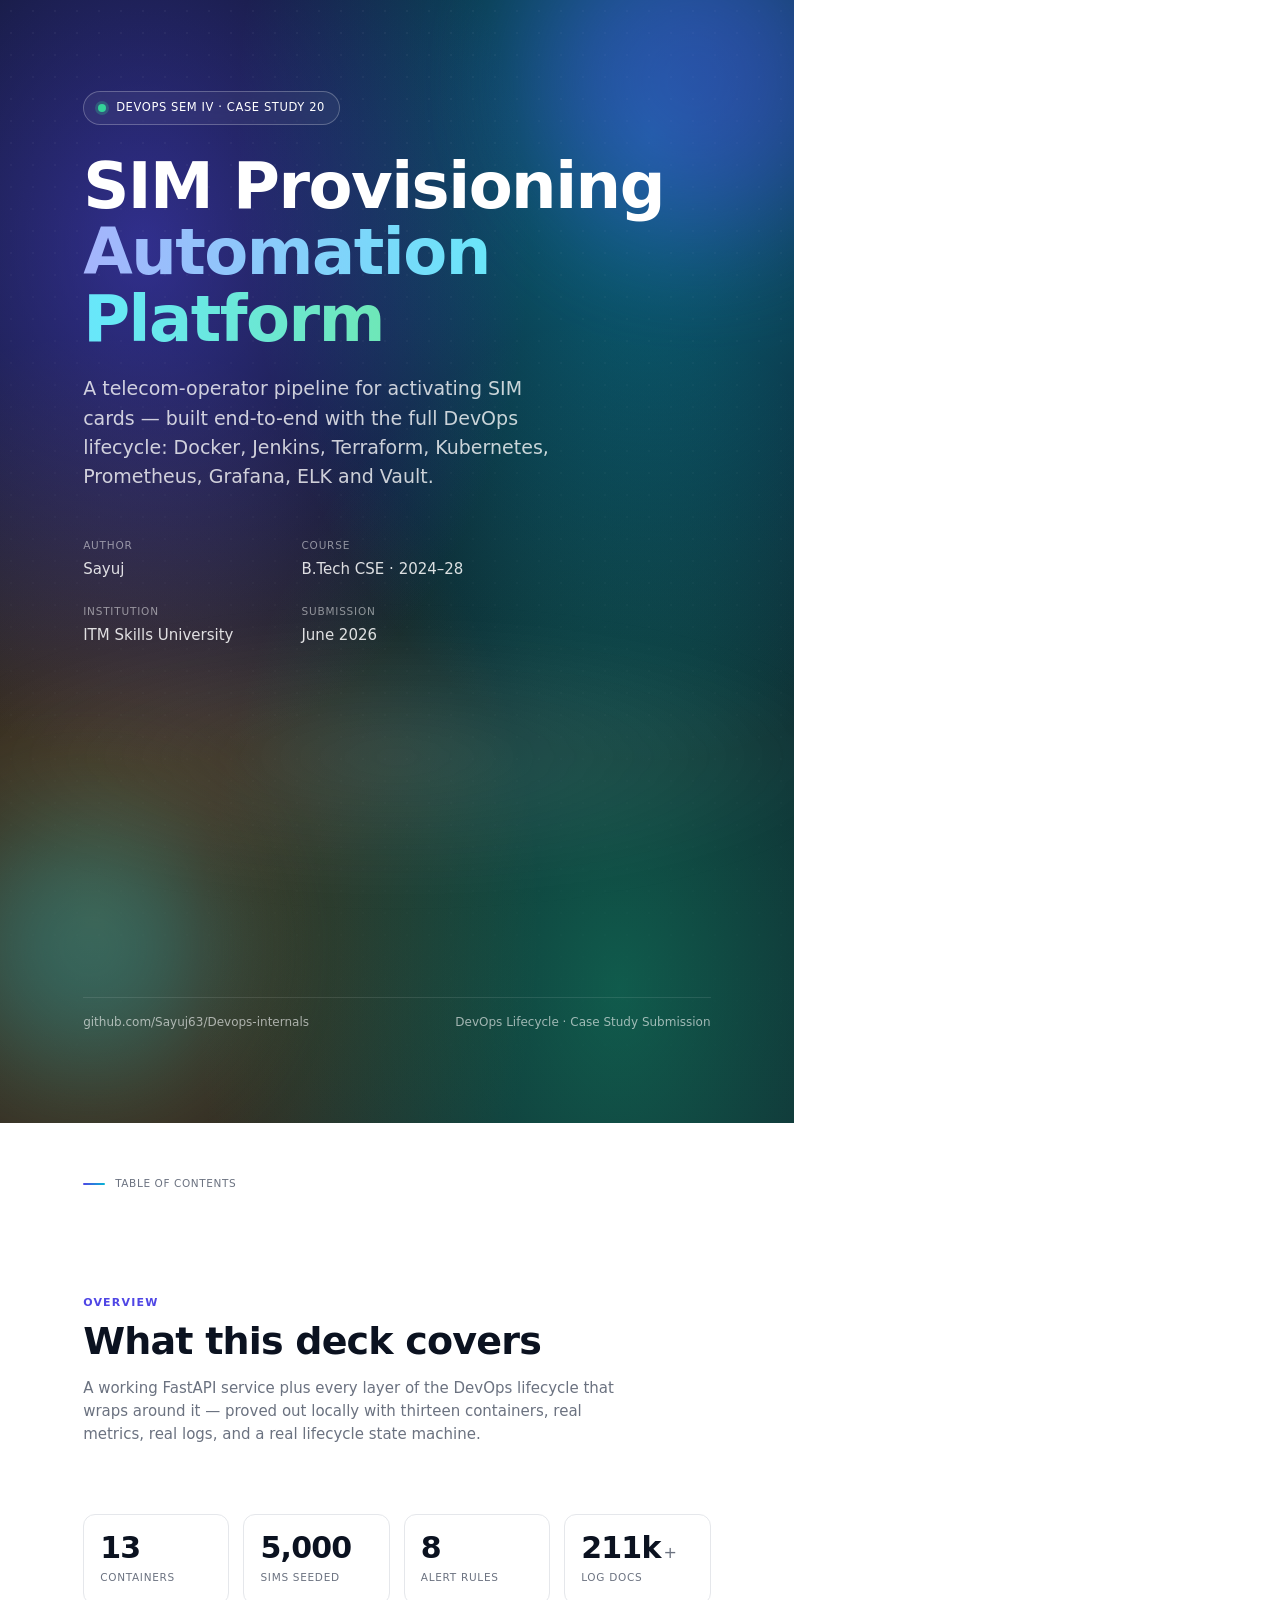
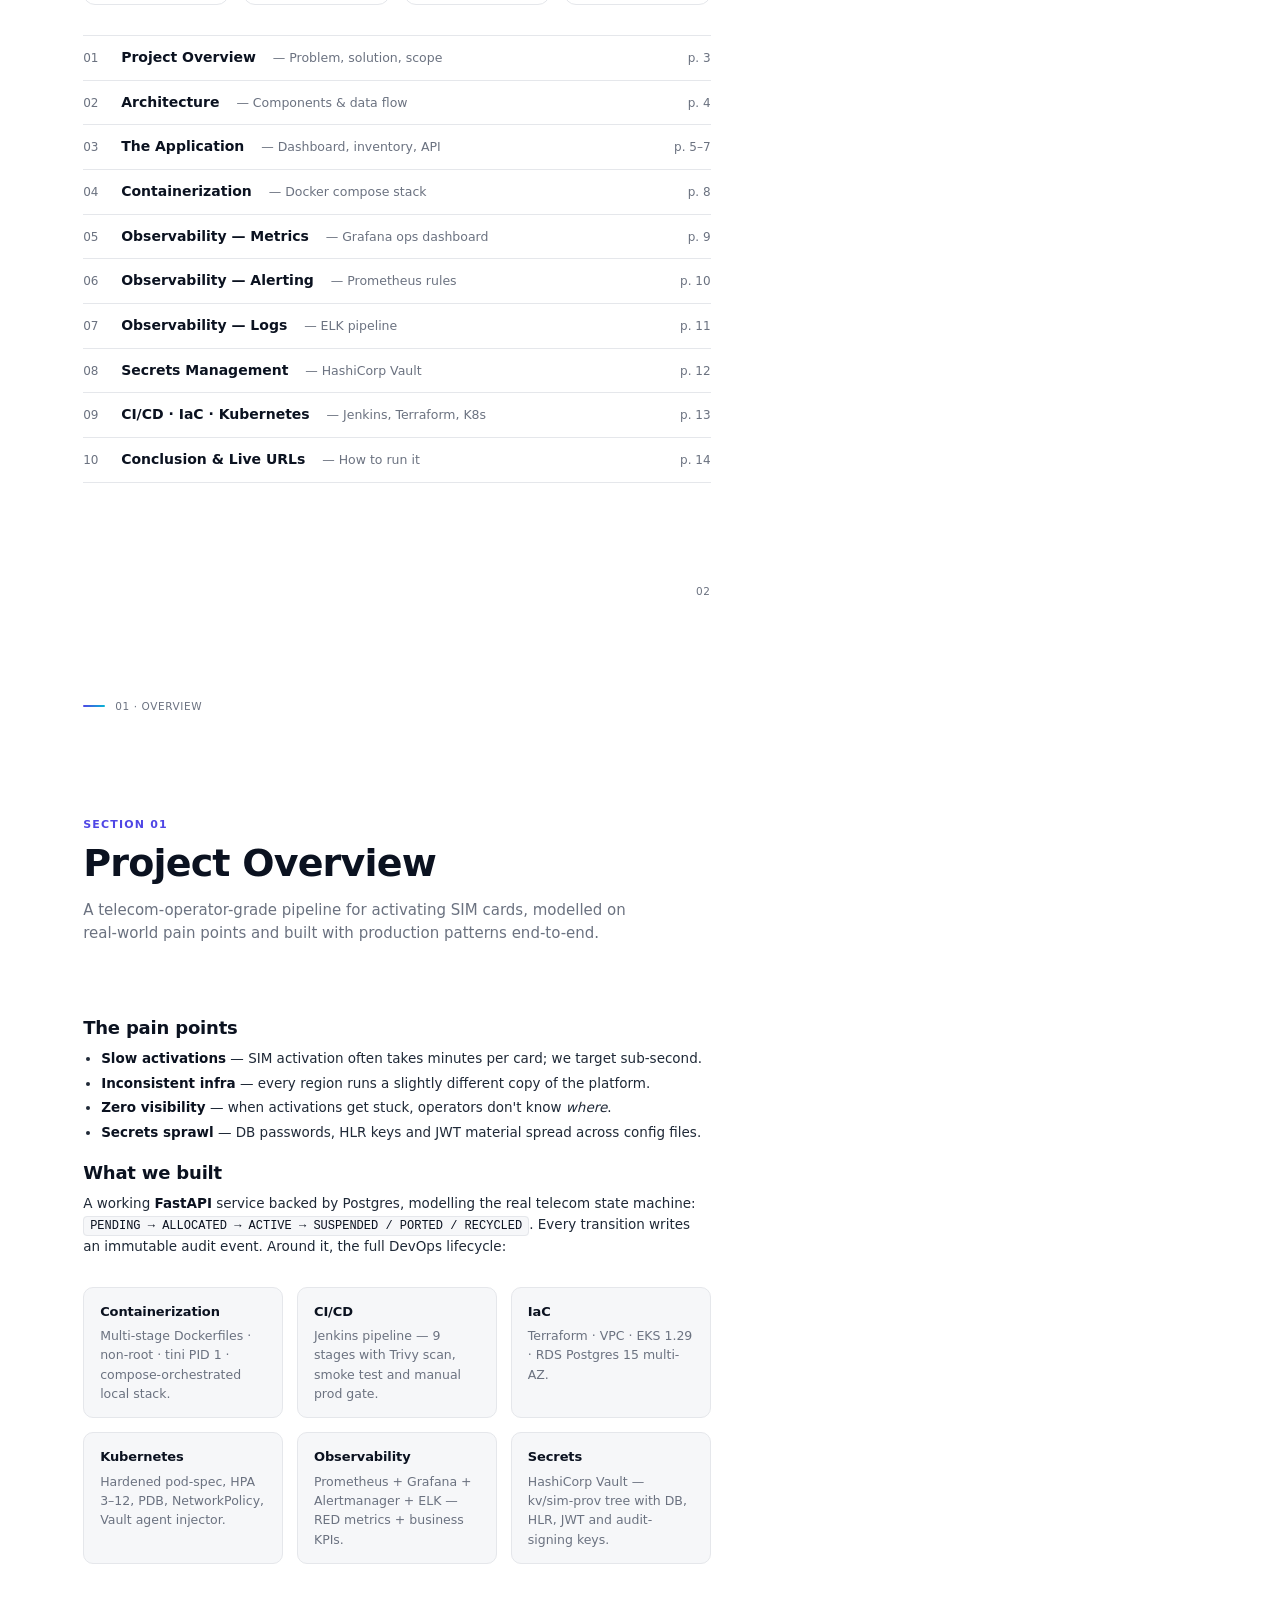
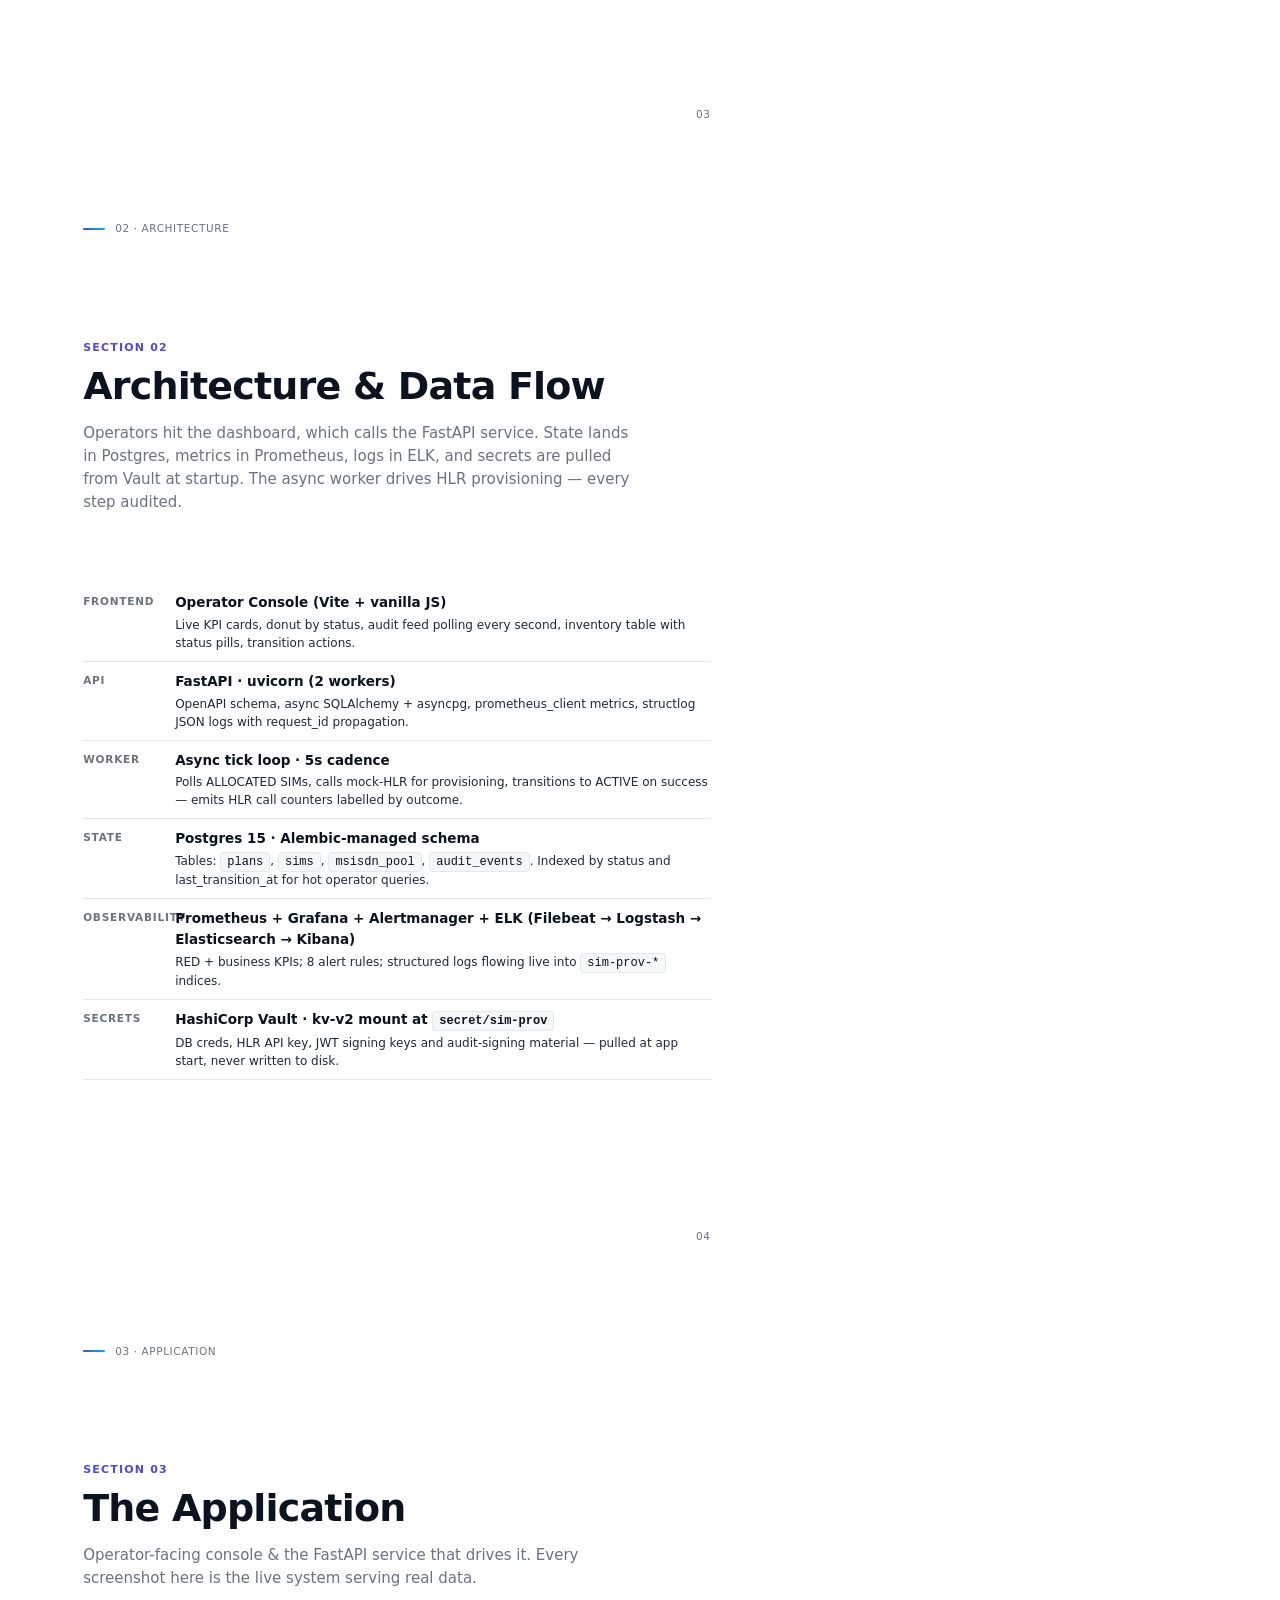
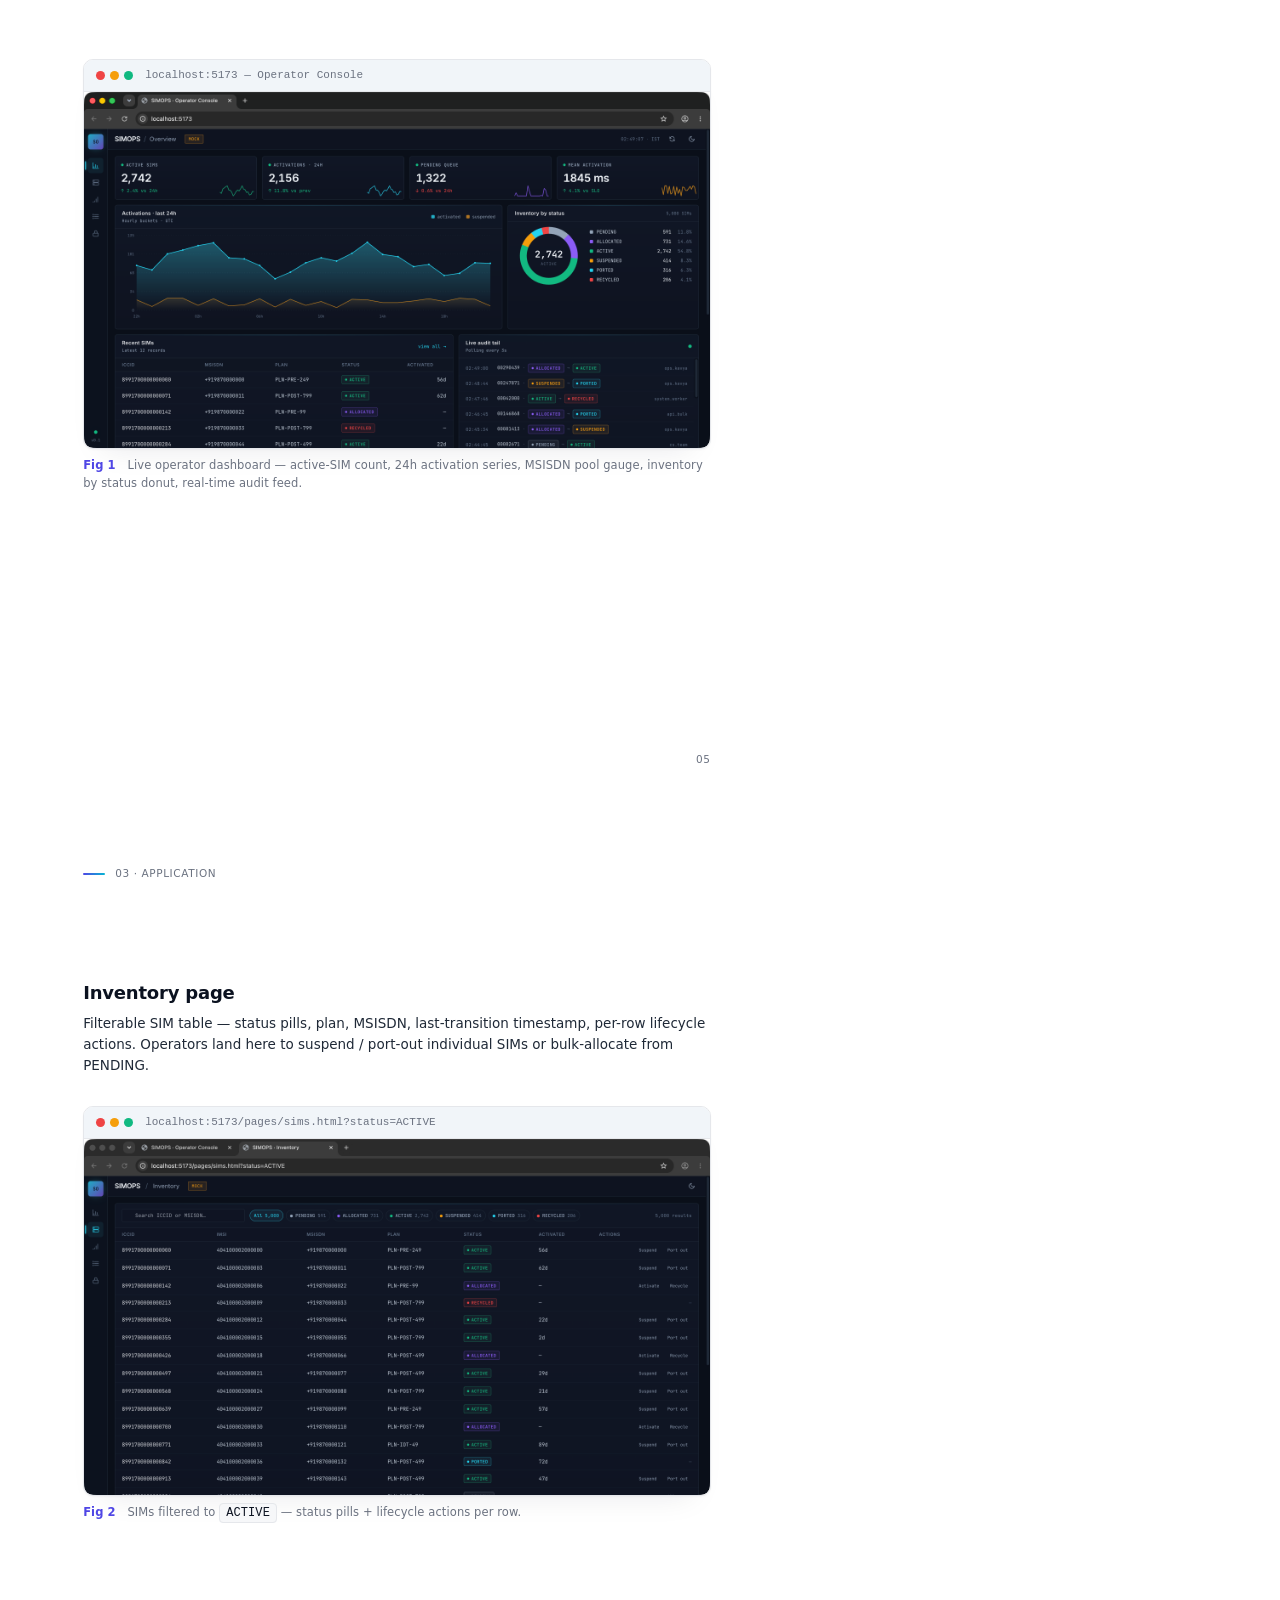
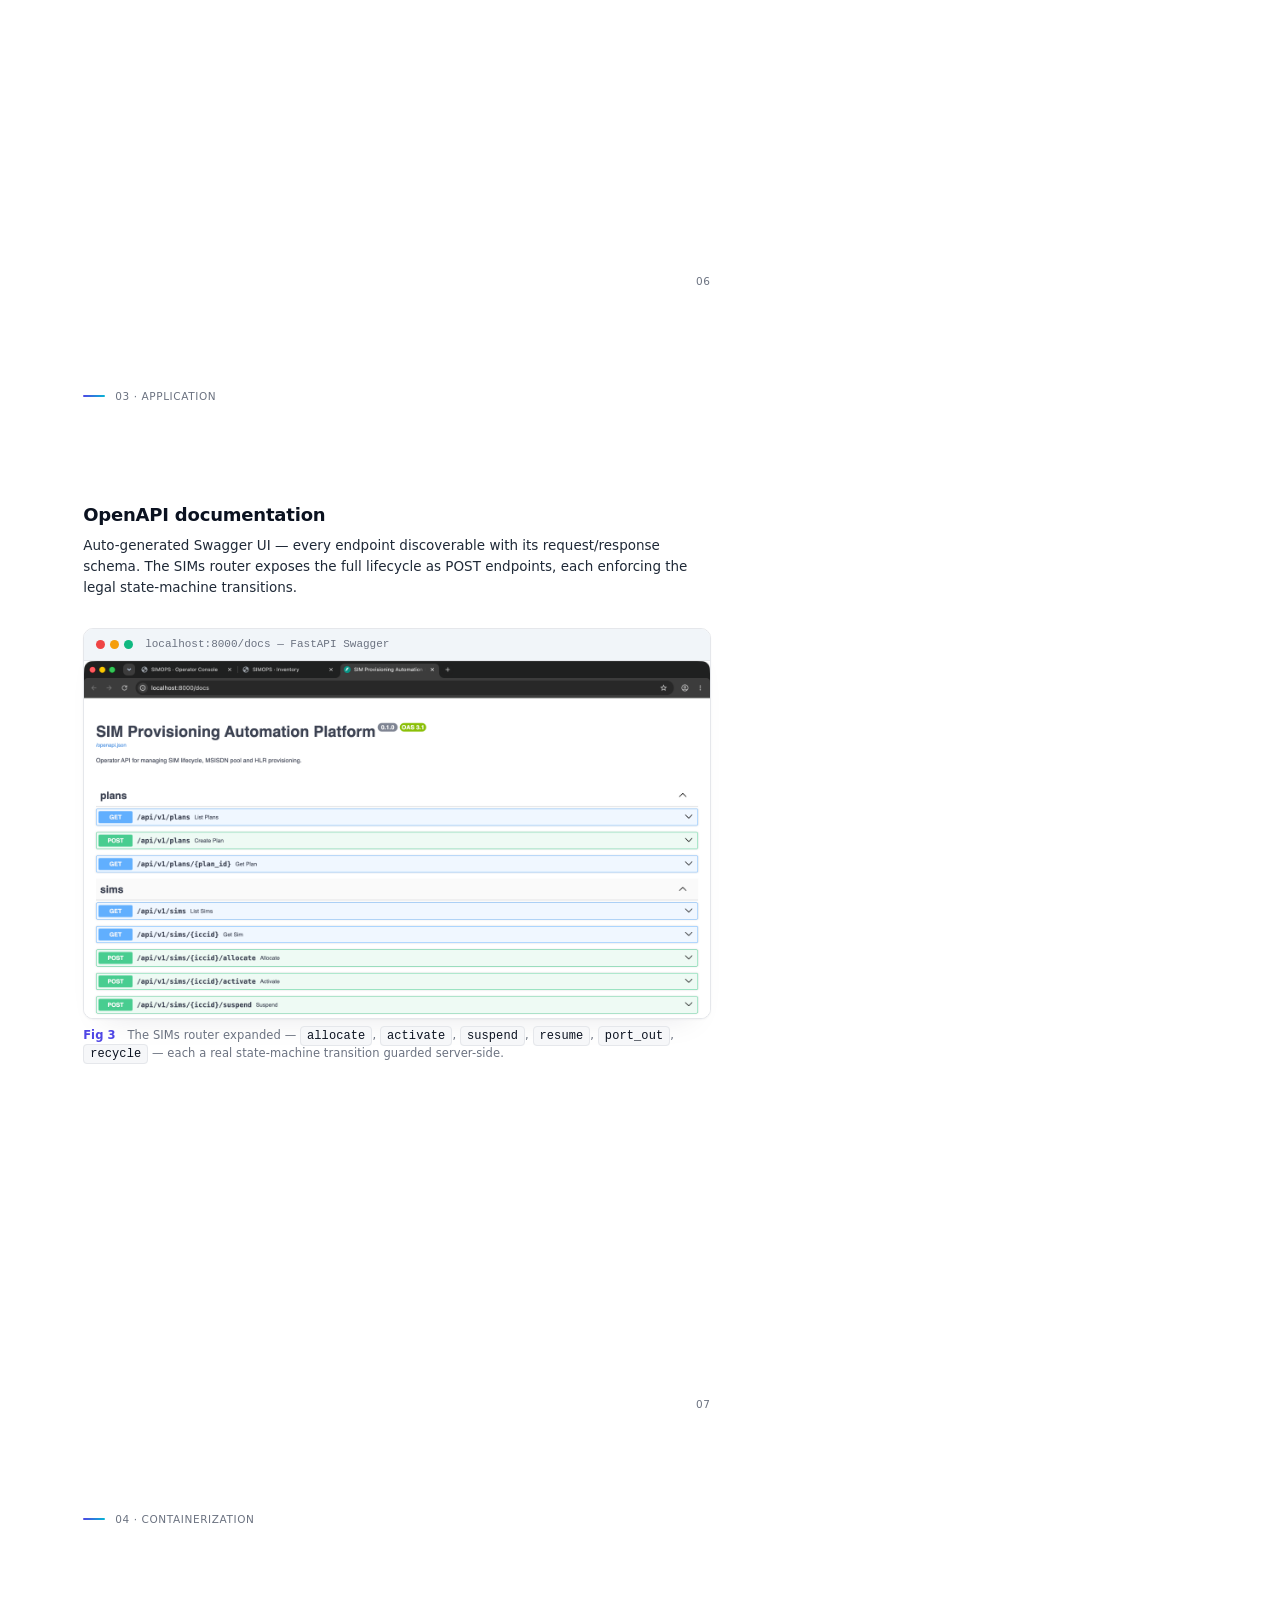
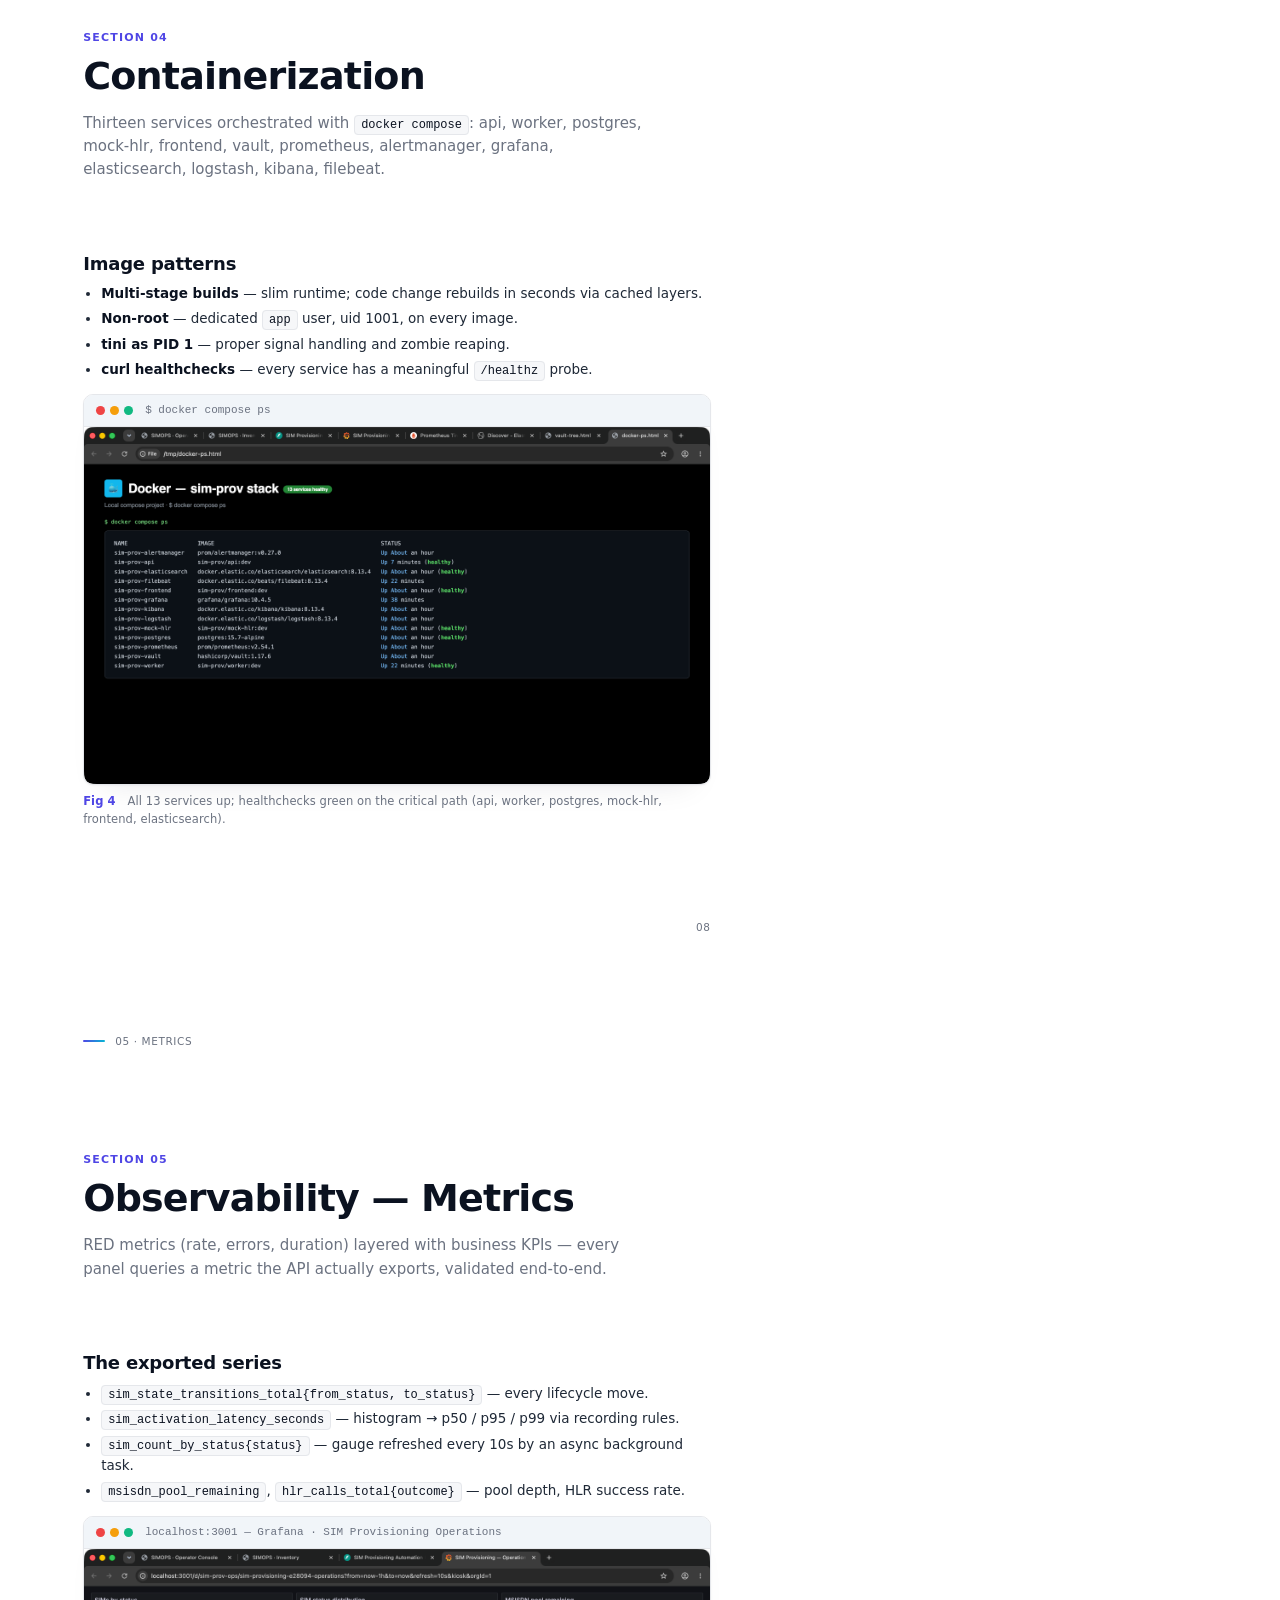
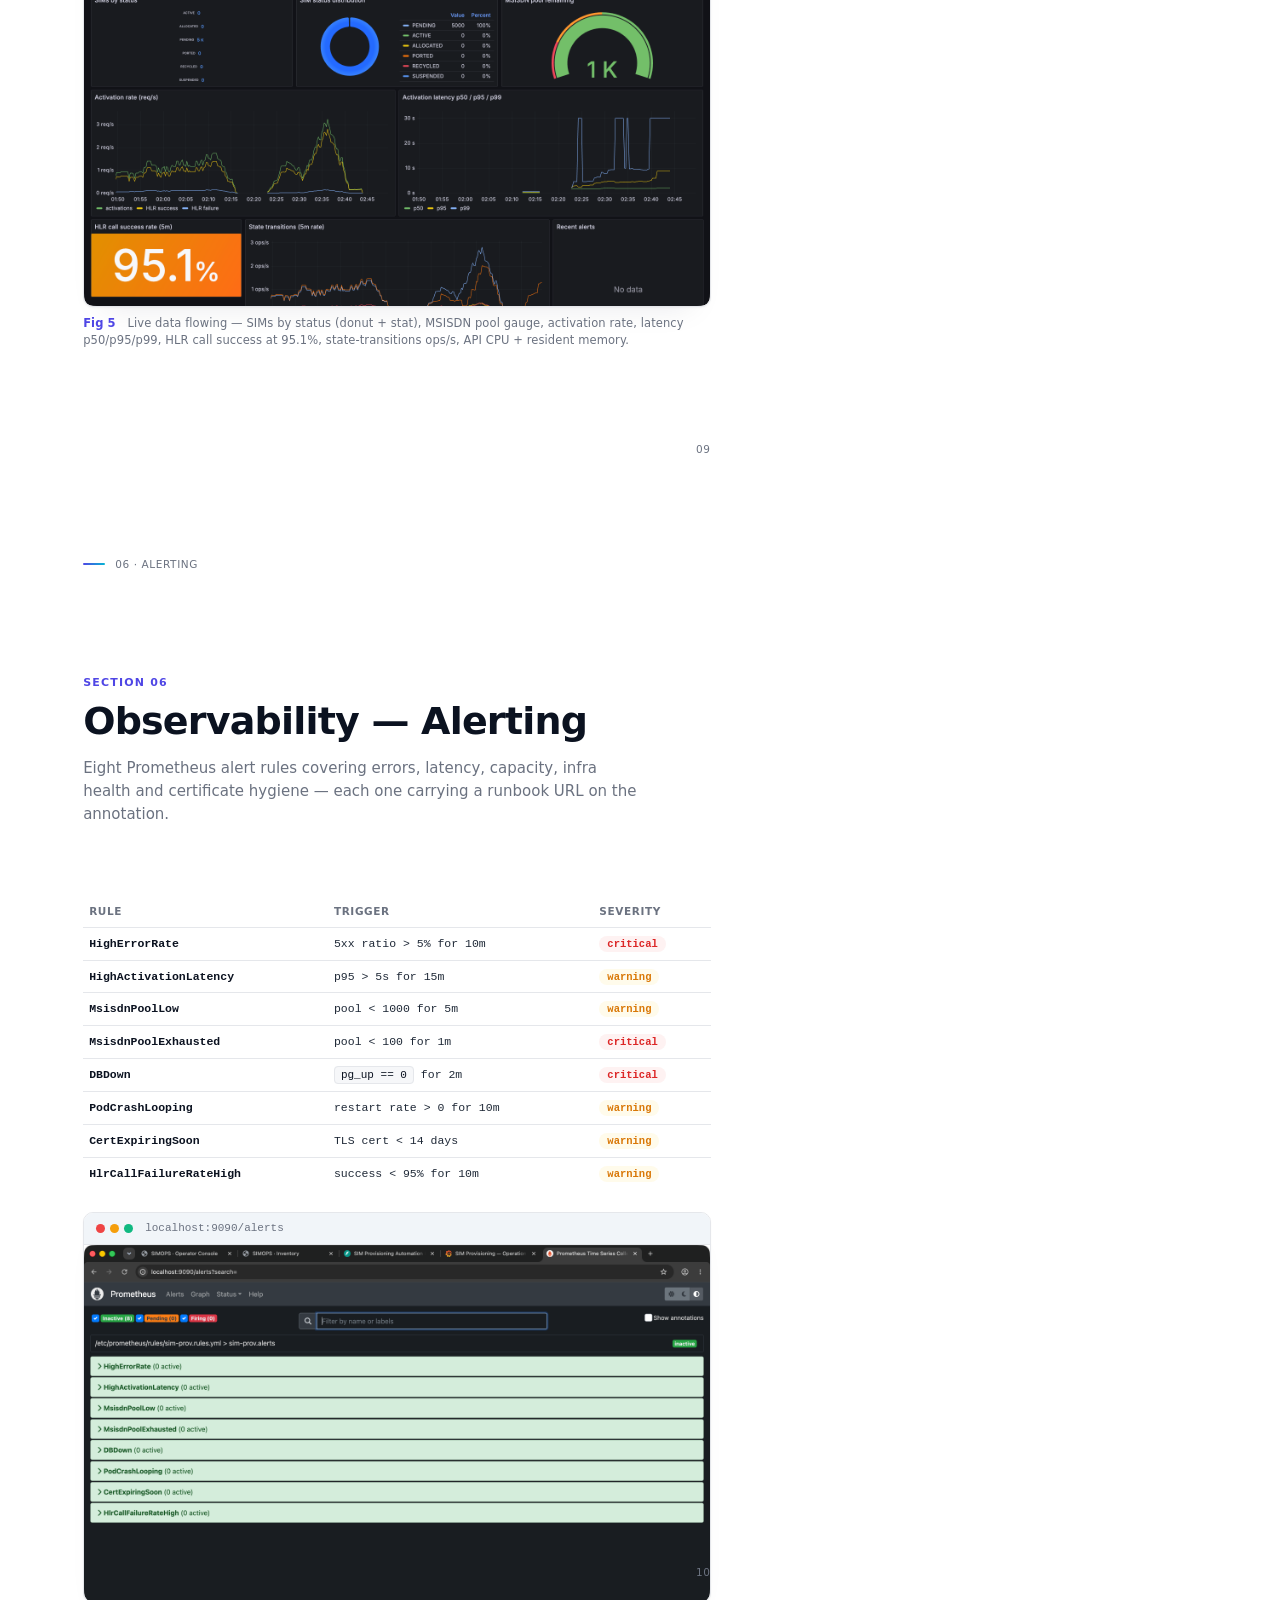
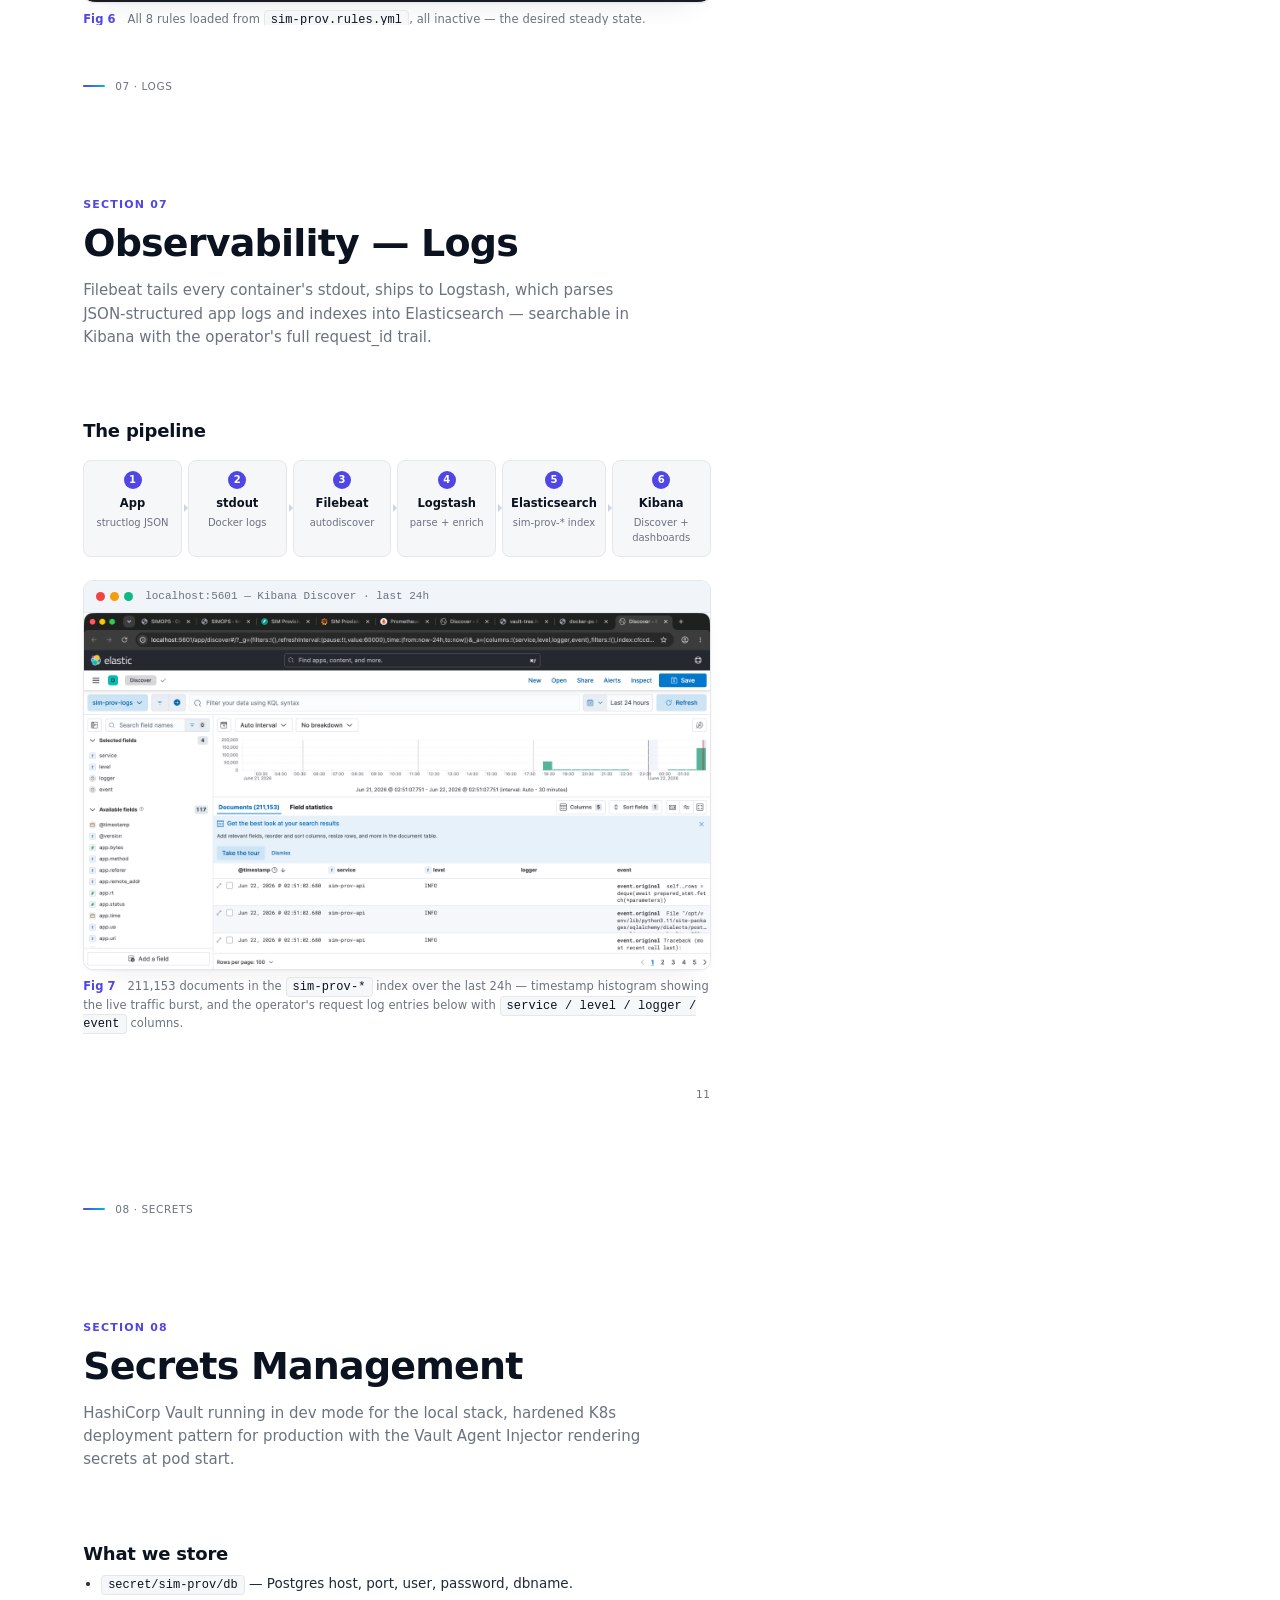
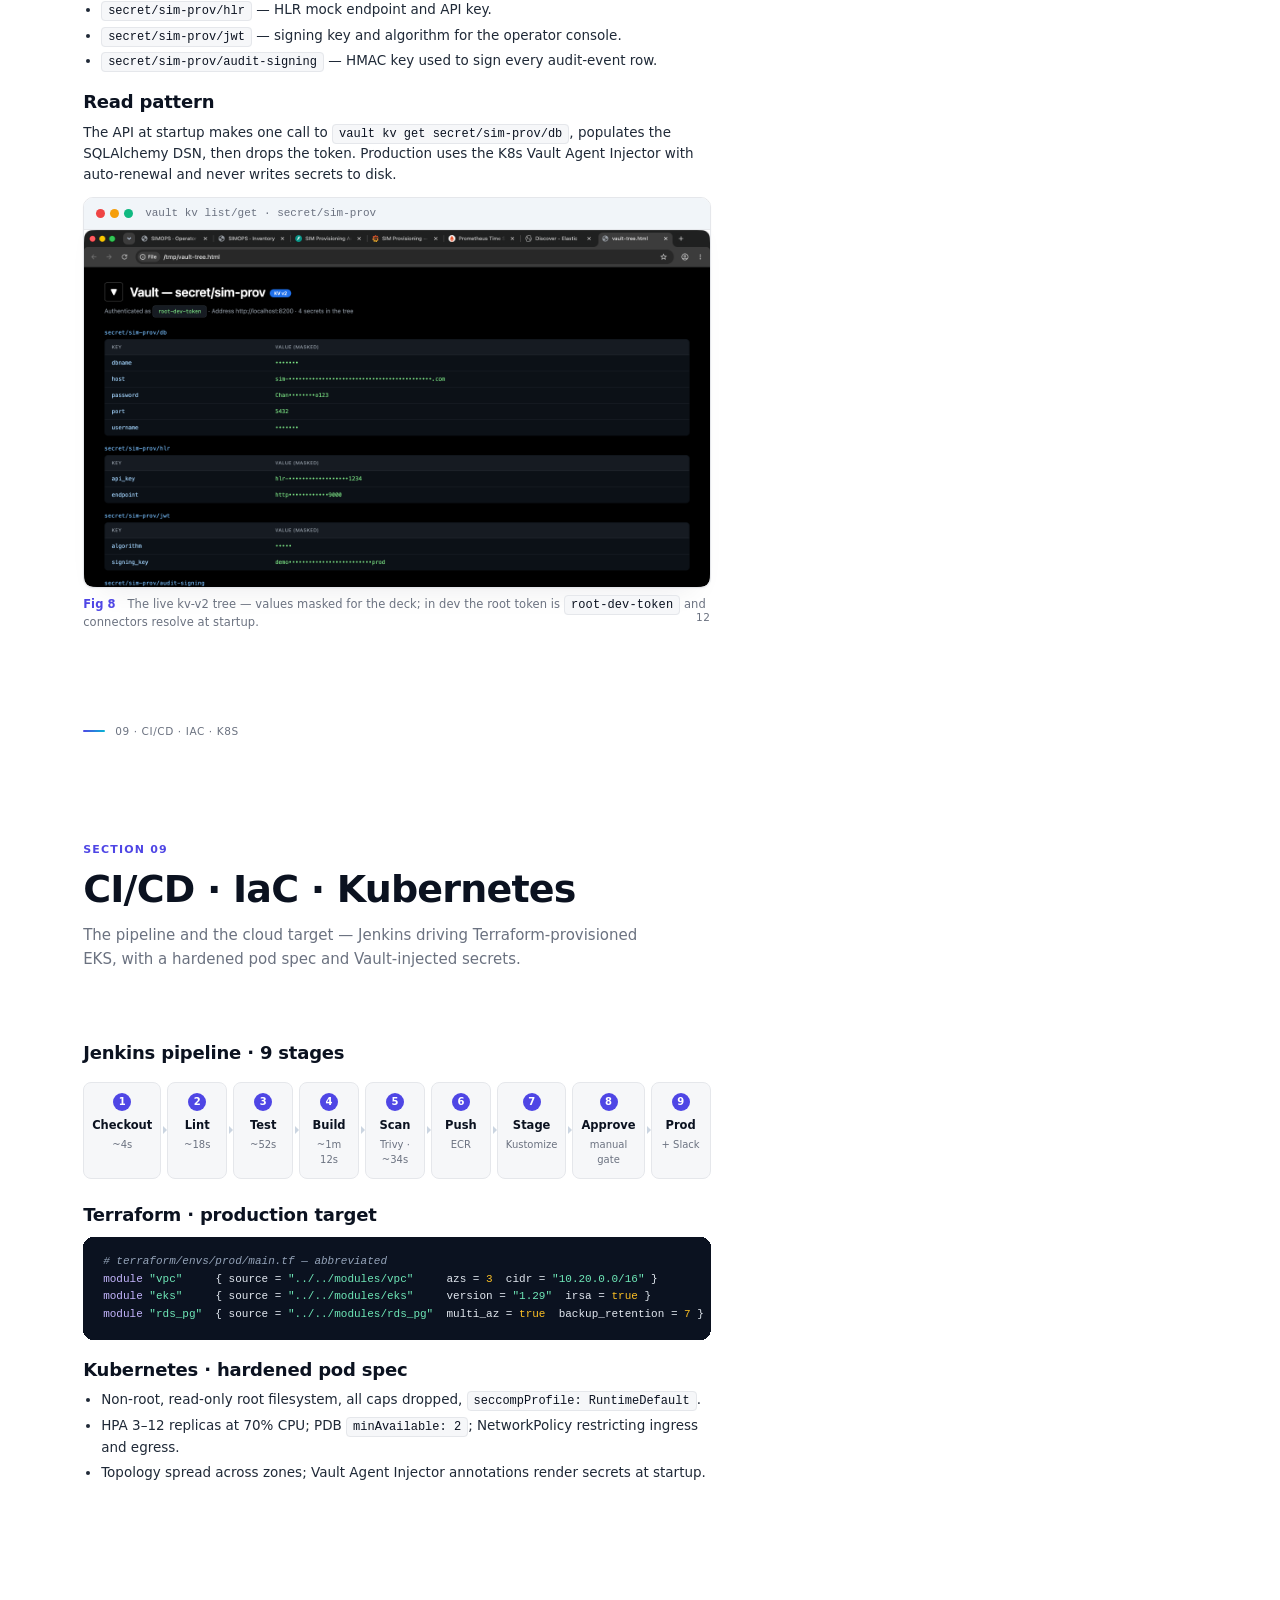
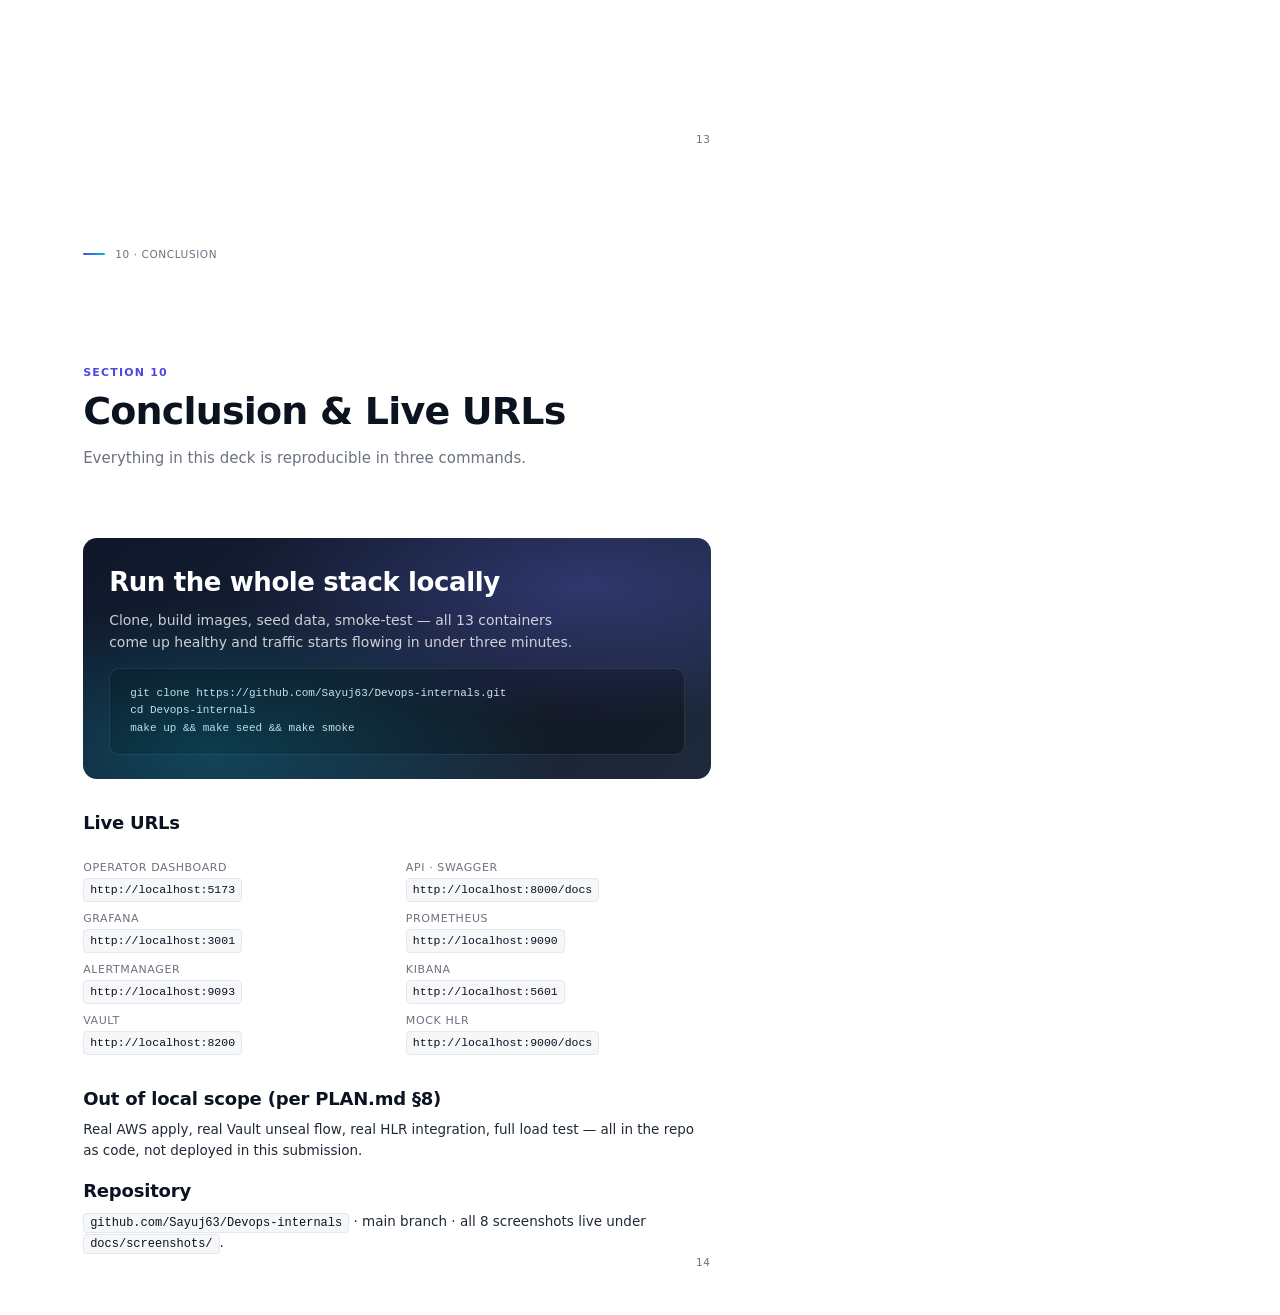
<file: docs/submission.html>
<!DOCTYPE html>
<html lang="en">
<head>
<meta charset="UTF-8" />
<meta name="viewport" content="width=device-width, initial-scale=1" />
<title>SIM Provisioning Automation Platform — Case Study Submission</title>
<style>
  /* ============================================================
     Submission deck — A4, white pages, mesh-gradient cover.
     Designed for Chrome headless --print-to-pdf.
     ============================================================ */
  :root {
    --ink:   #0b1220;
    --body:  #1f2937;
    --muted: #6b7280;
    --rule:  #e5e7eb;
    --soft:  #f6f7f9;
    --accent:#4f46e5; /* indigo */
    --accent-2:#06b6d4; /* cyan */
    --accent-3:#10b981; /* emerald */
    --accent-4:#f59e0b; /* amber */
    --danger:#ef4444;
  }
  @page { size: A4; margin: 0; }
  * { box-sizing: border-box; }
  html, body {
    margin: 0;
    padding: 0;
    background: #fff;
    color: var(--body);
    font-family: 'Inter', -apple-system, BlinkMacSystemFont, 'Segoe UI', system-ui, sans-serif;
    font-feature-settings: 'ss01','cv11';
    -webkit-font-smoothing: antialiased;
    line-height: 1.55;
  }

  /* Each .page = one A4 page */
  .page {
    width: 210mm;
    height: 297mm;
    padding: 22mm 22mm 18mm 22mm;
    page-break-after: always;
    page-break-inside: avoid;
    position: relative;
    background: #fff;
    overflow: hidden;
  }
  .page:last-of-type { page-break-after: auto; }

  /* ======================================================
     COVER PAGE
     ====================================================== */
  .cover {
    padding: 0;
    color: #fff;
    background-color: #0b1220;
    background-image:
      radial-gradient(at 18% 22%, rgba(79, 70, 229, 0.55) 0%, transparent 42%),
      radial-gradient(at 82% 12%, rgba(6, 182, 212, 0.55) 0%, transparent 45%),
      radial-gradient(at 78% 88%, rgba(16, 185, 129, 0.42) 0%, transparent 48%),
      radial-gradient(at 12% 82%, rgba(245, 158, 11, 0.30) 0%, transparent 45%),
      linear-gradient(180deg, #0b1220 0%, #111827 100%);
    overflow: hidden;
    display: flex;
    flex-direction: column;
    justify-content: space-between;
  }
  /* subtle dotted grid overlay */
  .cover::before {
    content: '';
    position: absolute; inset: 0;
    background-image: radial-gradient(rgba(255,255,255,0.07) 1px, transparent 1px);
    background-size: 22px 22px;
    pointer-events: none;
    mask-image: linear-gradient(to bottom, rgba(0,0,0,0.6) 0%, rgba(0,0,0,0.05) 100%);
    -webkit-mask-image: linear-gradient(to bottom, rgba(0,0,0,0.6) 0%, rgba(0,0,0,0.05) 100%);
  }
  /* horizon glow */
  .cover::after {
    content: '';
    position: absolute;
    left: -10%; right: -10%;
    top: 55%; height: 280px;
    background: radial-gradient(ellipse at center, rgba(255,255,255,0.10) 0%, transparent 70%);
    filter: blur(20px);
    pointer-events: none;
  }
  .cover-inner {
    position: relative;
    z-index: 2;
    padding: 24mm 22mm;
    display: flex; flex-direction: column;
    justify-content: space-between;
    min-height: 297mm;
  }

  .cover-tag {
    display: inline-flex;
    align-items: center;
    gap: 10px;
    padding: 7px 14px;
    border: 1px solid rgba(255,255,255,0.25);
    border-radius: 100px;
    font-size: 11.5px;
    font-weight: 500;
    letter-spacing: 0.6px;
    text-transform: uppercase;
    backdrop-filter: blur(8px);
    background: rgba(255,255,255,0.05);
    width: max-content;
  }
  .cover-tag .dot {
    width: 8px; height: 8px;
    background: #34d399;
    border-radius: 50%;
    box-shadow: 0 0 0 3px rgba(52,211,153,0.25);
  }
  .cover h1 {
    font-size: 64px;
    font-weight: 700;
    letter-spacing: -1.5px;
    line-height: 1.04;
    color: #fff;
    margin: 28px 0 22px;
  }
  .cover h1 .accent {
    background: linear-gradient(90deg, #a5b4fc 0%, #67e8f9 60%, #6ee7b7 100%);
    -webkit-background-clip: text;
    background-clip: text;
    color: transparent;
  }
  .cover-sub {
    font-size: 19px;
    color: rgba(255,255,255,0.78);
    font-weight: 400;
    max-width: 480px;
    line-height: 1.55;
  }
  .cover-meta {
    margin-top: 12mm;
    display: grid;
    grid-template-columns: repeat(2, max-content);
    gap: 6mm 18mm;
    color: rgba(255,255,255,0.85);
    font-size: 13.5px;
  }
  .cover-meta dt {
    color: rgba(255,255,255,0.5);
    font-size: 10.5px;
    text-transform: uppercase;
    letter-spacing: 0.8px;
    margin-bottom: 4px;
    font-weight: 500;
  }
  .cover-meta dd { margin: 0; font-weight: 500; font-size: 15px; }
  .cover-footer {
    display: flex;
    justify-content: space-between;
    align-items: flex-end;
    color: rgba(255,255,255,0.6);
    font-size: 12px;
    padding-top: 4mm;
    border-top: 1px solid rgba(255,255,255,0.10);
  }

  /* Floating decorative shapes on cover */
  .cover-shape {
    position: absolute;
    border-radius: 50%;
    filter: blur(60px);
    opacity: 0.45;
    z-index: 1;
  }
  .cover-shape.a { width: 320px; height: 320px; background: #4f46e5; top: -80px; right: -60px; }
  .cover-shape.b { width: 260px; height: 260px; background: #06b6d4; bottom: 12mm; left: -40px; opacity: 0.35; }

  /* ======================================================
     CONTENT PAGES
     ====================================================== */
  .pg-num {
    position: absolute;
    bottom: 12mm;
    right: 22mm;
    font-size: 10.5px;
    color: var(--muted);
    letter-spacing: 0.6px;
  }
  .pg-mark {
    position: absolute;
    top: 14mm; left: 22mm;
    display: flex; align-items: center; gap: 10px;
    font-size: 10.5px;
    color: var(--muted);
    letter-spacing: 0.6px;
    text-transform: uppercase;
  }
  .pg-mark .bar {
    width: 22px; height: 2px; border-radius: 2px;
    background: linear-gradient(90deg, var(--accent), var(--accent-2));
  }

  .section-no {
    font-size: 11px;
    font-weight: 600;
    color: var(--accent);
    letter-spacing: 1.2px;
    text-transform: uppercase;
    margin-bottom: 6px;
    display: inline-block;
  }
  h2.section-h {
    font-size: 38px;
    line-height: 1.1;
    letter-spacing: -0.8px;
    font-weight: 700;
    color: var(--ink);
    margin: 4px 0 14px;
  }
  .section-sub {
    font-size: 15px;
    color: var(--muted);
    max-width: 560px;
    margin-bottom: 18mm;
  }

  h3 {
    font-size: 18px;
    font-weight: 600;
    color: var(--ink);
    letter-spacing: -0.2px;
    margin: 16px 0 6px;
  }
  p { font-size: 13.5px; color: var(--body); margin: 0 0 12px; }
  ul { font-size: 13.5px; color: var(--body); padding-left: 18px; margin: 4px 0 14px; }
  li { margin-bottom: 4px; }
  strong { color: var(--ink); font-weight: 600; }
  code {
    font-family: 'JetBrains Mono', 'SF Mono', Menlo, monospace;
    font-size: 12px;
    background: var(--soft);
    color: var(--ink);
    padding: 2px 6px;
    border-radius: 4px;
    border: 1px solid var(--rule);
  }

  .grid-2 {
    display: grid;
    grid-template-columns: 1fr 1fr;
    gap: 18px;
  }
  .grid-3 {
    display: grid;
    grid-template-columns: 1fr 1fr 1fr;
    gap: 14px;
  }
  .card {
    background: var(--soft);
    border: 1px solid var(--rule);
    border-radius: 10px;
    padding: 14px 16px;
  }
  .card h4 {
    margin: 0 0 4px;
    font-size: 13px;
    font-weight: 600;
    color: var(--ink);
    letter-spacing: -0.1px;
  }
  .card p { font-size: 12.5px; color: var(--muted); margin: 0; }

  /* Stat row on TOC / intro */
  .stat-row {
    display: grid;
    grid-template-columns: repeat(4, 1fr);
    gap: 14px;
    margin: 6mm 0 8mm;
  }
  .stat {
    border: 1px solid var(--rule);
    border-radius: 12px;
    padding: 18px 16px;
    background: #fff;
  }
  .stat .v {
    font-size: 30px;
    font-weight: 700;
    letter-spacing: -0.8px;
    color: var(--ink);
    line-height: 1;
  }
  .stat .v .u { font-size: 16px; color: var(--muted); font-weight: 500; margin-left: 3px; }
  .stat .k {
    font-size: 10.5px;
    text-transform: uppercase;
    letter-spacing: 0.7px;
    color: var(--muted);
    margin-top: 6px;
  }

  /* Screenshot frame */
  figure.shot {
    margin: 0 0 14px;
    page-break-inside: avoid;
  }
  figure.shot .frame {
    border: 1px solid var(--rule);
    border-radius: 10px;
    overflow: hidden;
    background: #fff;
    box-shadow: 0 1px 2px rgba(15,23,42,0.04), 0 18px 30px -20px rgba(15,23,42,0.10);
  }
  figure.shot .topbar {
    background: #f1f5f9;
    border-bottom: 1px solid var(--rule);
    padding: 7px 12px;
    display: flex;
    align-items: center;
    gap: 8px;
    font-size: 11px;
    color: var(--muted);
    font-family: 'JetBrains Mono', 'SF Mono', Menlo, monospace;
  }
  figure.shot .topbar .dots { display: flex; gap: 5px; margin-right: 4px; }
  figure.shot .topbar .dots span { width: 9px; height: 9px; border-radius: 50%; background: #cbd5e1; }
  figure.shot .topbar .dots span:nth-child(1) { background: #ef4444; }
  figure.shot .topbar .dots span:nth-child(2) { background: #f59e0b; }
  figure.shot .topbar .dots span:nth-child(3) { background: #10b981; }
  figure.shot img {
    width: 100%;
    display: block;
    background: #fff;
  }
  figure.shot figcaption {
    margin-top: 8px;
    font-size: 11.5px;
    color: var(--muted);
    letter-spacing: 0.1px;
  }
  figure.shot figcaption .lbl {
    color: var(--accent);
    font-weight: 600;
    margin-right: 8px;
  }

  /* TOC entries */
  .toc {
    border-top: 1px solid var(--rule);
    margin-top: 6mm;
  }
  .toc-row {
    display: grid;
    grid-template-columns: 38px 1fr 60px;
    align-items: baseline;
    padding: 11px 0;
    border-bottom: 1px solid var(--rule);
    font-size: 14px;
  }
  .toc-row .n { color: var(--muted); font-weight: 500; font-size: 12px; }
  .toc-row .t { color: var(--ink); font-weight: 600; }
  .toc-row .t .d { color: var(--muted); font-weight: 400; margin-left: 12px; font-size: 12.5px; }
  .toc-row .p { color: var(--muted); text-align: right; font-size: 12px; font-variant-numeric: tabular-nums; }

  /* Code block */
  pre {
    background: var(--ink);
    color: #e2e8f0;
    border-radius: 10px;
    padding: 16px 20px;
    font-family: 'JetBrains Mono', 'SF Mono', Menlo, monospace;
    font-size: 11px;
    line-height: 1.6;
    overflow-x: auto;
    margin: 8px 0 14px;
  }
  pre .k { color: #c4b5fd; }
  pre .s { color: #6ee7b7; }
  pre .c { color: #94a3b8; font-style: italic; }
  pre .n { color: #fbbf24; }

  /* Pipeline */
  .pipeline {
    display: flex;
    gap: 6px;
    align-items: stretch;
    margin: 4mm 0 6mm;
  }
  .stage {
    flex: 1;
    background: var(--soft);
    border: 1px solid var(--rule);
    border-radius: 8px;
    padding: 10px 8px;
    text-align: center;
    font-size: 11px;
    position: relative;
  }
  .stage .num {
    display: inline-block;
    width: 18px; height: 18px;
    border-radius: 50%;
    background: var(--accent);
    color: #fff;
    font-size: 10px;
    font-weight: 700;
    line-height: 18px;
    margin-bottom: 6px;
  }
  .stage .name { font-weight: 600; color: var(--ink); font-size: 11.5px; }
  .stage .ms { color: var(--muted); font-size: 10px; margin-top: 2px; }
  .stage::after {
    content: '';
    position: absolute;
    right: -7px; top: 50%;
    transform: translateY(-50%);
    width: 0; height: 0;
    border-left: 4px solid #cbd5e1;
    border-top: 4px solid transparent;
    border-bottom: 4px solid transparent;
  }
  .stage:last-child::after { display: none; }

  /* Layer rows */
  .layer {
    display: grid;
    grid-template-columns: 78px 1fr;
    gap: 14px;
    padding: 9px 0;
    border-bottom: 1px solid var(--rule);
  }
  .layer:last-child { border-bottom: none; }
  .layer .lbl {
    font-size: 10.5px;
    color: var(--muted);
    letter-spacing: 0.8px;
    text-transform: uppercase;
    font-weight: 600;
    padding-top: 1px;
  }
  .layer h4 {
    font-size: 13.5px;
    font-weight: 600;
    color: var(--ink);
    margin: 0 0 3px;
  }
  .layer p { font-size: 12px; margin: 0; color: var(--body); line-height: 1.5; }

  /* Final page */
  .final-banner {
    background: linear-gradient(135deg, #0f172a 0%, #1e293b 100%);
    color: #fff;
    border-radius: 14px;
    padding: 24px 26px;
    position: relative;
    overflow: hidden;
  }
  .final-banner::before {
    content: '';
    position: absolute; inset: 0;
    background:
      radial-gradient(at 80% 20%, rgba(99,102,241,0.30), transparent 50%),
      radial-gradient(at 20% 90%, rgba(6,182,212,0.25), transparent 50%);
    pointer-events: none;
  }
  .final-banner h2 {
    font-size: 26px;
    margin: 0 0 8px;
    color: #fff;
    font-weight: 700;
    letter-spacing: -0.4px;
    position: relative;
    z-index: 1;
  }
  .final-banner p {
    color: rgba(255,255,255,0.78);
    font-size: 14px;
    max-width: 480px;
    margin: 0;
    position: relative;
    z-index: 1;
  }
  .url-list {
    margin-top: 6mm;
    display: grid;
    grid-template-columns: 1fr 1fr;
    gap: 8px 18px;
    font-size: 13px;
  }
  .url-list .k {
    color: var(--muted);
    font-size: 11px;
    text-transform: uppercase;
    letter-spacing: 0.6px;
    margin-bottom: 2px;
  }
  .url-list code { display: inline-block; font-size: 11.5px; }

  /* Two-up screenshot grid */
  .two-up {
    display: grid;
    grid-template-columns: 1fr 1fr;
    gap: 12px;
  }
  .two-up figure.shot figcaption { font-size: 10.5px; }
</style>
</head>
<body>

<!-- ====================================================================
     PAGE 1 — COVER
     ==================================================================== -->
<section class="page cover">
  <div class="cover-shape a"></div>
  <div class="cover-shape b"></div>
  <div class="cover-inner">
    <div>
      <span class="cover-tag"><span class="dot"></span> DevOps Sem IV · Case Study 20</span>
      <h1>SIM Provisioning <br/><span class="accent">Automation Platform</span></h1>
      <p class="cover-sub">A telecom-operator pipeline for activating SIM cards — built end-to-end with the full DevOps lifecycle: Docker, Jenkins, Terraform, Kubernetes, Prometheus, Grafana, ELK and Vault.</p>

      <dl class="cover-meta">
        <div><dt>Author</dt><dd>Sayuj</dd></div>
        <div><dt>Course</dt><dd>B.Tech CSE · 2024–28</dd></div>
        <div><dt>Institution</dt><dd>ITM Skills University</dd></div>
        <div><dt>Submission</dt><dd>June 2026</dd></div>
      </dl>
    </div>

    <div class="cover-footer">
      <span>github.com/Sayuj63/Devops-internals</span>
      <span>DevOps Lifecycle · Case Study Submission</span>
    </div>
  </div>
</section>

<!-- ====================================================================
     PAGE 2 — TOC + STATS
     ==================================================================== -->
<section class="page">
  <div class="pg-mark"><span class="bar"></span> Table of Contents</div>

  <div style="margin-top: 22mm;">
    <span class="section-no">Overview</span>
    <h2 class="section-h">What this deck covers</h2>
    <p class="section-sub">A working FastAPI service plus every layer of the DevOps lifecycle that wraps around it — proved out locally with thirteen containers, real metrics, real logs, and a real lifecycle state machine.</p>
  </div>

  <div class="stat-row">
    <div class="stat"><div class="v">13</div><div class="k">Containers</div></div>
    <div class="stat"><div class="v">5,000</div><div class="k">SIMs seeded</div></div>
    <div class="stat"><div class="v">8</div><div class="k">Alert rules</div></div>
    <div class="stat"><div class="v">211k<span class="u">+</span></div><div class="k">Log docs</div></div>
  </div>

  <div class="toc">
    <div class="toc-row"><span class="n">01</span><span class="t">Project Overview <span class="d">— Problem, solution, scope</span></span><span class="p">p. 3</span></div>
    <div class="toc-row"><span class="n">02</span><span class="t">Architecture <span class="d">— Components & data flow</span></span><span class="p">p. 4</span></div>
    <div class="toc-row"><span class="n">03</span><span class="t">The Application <span class="d">— Dashboard, inventory, API</span></span><span class="p">p. 5–7</span></div>
    <div class="toc-row"><span class="n">04</span><span class="t">Containerization <span class="d">— Docker compose stack</span></span><span class="p">p. 8</span></div>
    <div class="toc-row"><span class="n">05</span><span class="t">Observability — Metrics <span class="d">— Grafana ops dashboard</span></span><span class="p">p. 9</span></div>
    <div class="toc-row"><span class="n">06</span><span class="t">Observability — Alerting <span class="d">— Prometheus rules</span></span><span class="p">p. 10</span></div>
    <div class="toc-row"><span class="n">07</span><span class="t">Observability — Logs <span class="d">— ELK pipeline</span></span><span class="p">p. 11</span></div>
    <div class="toc-row"><span class="n">08</span><span class="t">Secrets Management <span class="d">— HashiCorp Vault</span></span><span class="p">p. 12</span></div>
    <div class="toc-row"><span class="n">09</span><span class="t">CI/CD · IaC · Kubernetes <span class="d">— Jenkins, Terraform, K8s</span></span><span class="p">p. 13</span></div>
    <div class="toc-row"><span class="n">10</span><span class="t">Conclusion & Live URLs <span class="d">— How to run it</span></span><span class="p">p. 14</span></div>
  </div>

  <div class="pg-num">02</div>
</section>

<!-- ====================================================================
     PAGE 3 — 01 OVERVIEW
     ==================================================================== -->
<section class="page">
  <div class="pg-mark"><span class="bar"></span> 01 · Overview</div>

  <div style="margin-top: 22mm;">
    <span class="section-no">Section 01</span>
    <h2 class="section-h">Project Overview</h2>
    <p class="section-sub">A telecom-operator-grade pipeline for activating SIM cards, modelled on real-world pain points and built with production patterns end-to-end.</p>
  </div>

  <h3>The pain points</h3>
  <ul>
    <li><strong>Slow activations</strong> — SIM activation often takes minutes per card; we target sub-second.</li>
    <li><strong>Inconsistent infra</strong> — every region runs a slightly different copy of the platform.</li>
    <li><strong>Zero visibility</strong> — when activations get stuck, operators don't know <em>where</em>.</li>
    <li><strong>Secrets sprawl</strong> — DB passwords, HLR keys and JWT material spread across config files.</li>
  </ul>

  <h3>What we built</h3>
  <p>A working <strong>FastAPI</strong> service backed by Postgres, modelling the real telecom state machine: <code>PENDING → ALLOCATED → ACTIVE → SUSPENDED / PORTED / RECYCLED</code>. Every transition writes an immutable audit event. Around it, the full DevOps lifecycle:</p>

  <div class="grid-3" style="margin-top: 8mm;">
    <div class="card"><h4>Containerization</h4><p>Multi-stage Dockerfiles · non-root · tini PID 1 · compose-orchestrated local stack.</p></div>
    <div class="card"><h4>CI/CD</h4><p>Jenkins pipeline — 9 stages with Trivy scan, smoke test and manual prod gate.</p></div>
    <div class="card"><h4>IaC</h4><p>Terraform · VPC · EKS 1.29 · RDS Postgres 15 multi-AZ.</p></div>
    <div class="card"><h4>Kubernetes</h4><p>Hardened pod-spec, HPA 3–12, PDB, NetworkPolicy, Vault agent injector.</p></div>
    <div class="card"><h4>Observability</h4><p>Prometheus + Grafana + Alertmanager + ELK — RED metrics + business KPIs.</p></div>
    <div class="card"><h4>Secrets</h4><p>HashiCorp Vault — kv/sim-prov tree with DB, HLR, JWT and audit-signing keys.</p></div>
  </div>

  <div class="pg-num">03</div>
</section>

<!-- ====================================================================
     PAGE 4 — 02 ARCHITECTURE
     ==================================================================== -->
<section class="page">
  <div class="pg-mark"><span class="bar"></span> 02 · Architecture</div>

  <div style="margin-top: 22mm;">
    <span class="section-no">Section 02</span>
    <h2 class="section-h">Architecture &amp; Data Flow</h2>
    <p class="section-sub">Operators hit the dashboard, which calls the FastAPI service. State lands in Postgres, metrics in Prometheus, logs in ELK, and secrets are pulled from Vault at startup. The async worker drives HLR provisioning — every step audited.</p>
  </div>

  <div class="layer">
    <div class="lbl">Frontend</div>
    <div><h4>Operator Console (Vite + vanilla JS)</h4><p>Live KPI cards, donut by status, audit feed polling every second, inventory table with status pills, transition actions.</p></div>
  </div>
  <div class="layer">
    <div class="lbl">API</div>
    <div><h4>FastAPI · uvicorn (2 workers)</h4><p>OpenAPI schema, async SQLAlchemy + asyncpg, prometheus_client metrics, structlog JSON logs with request_id propagation.</p></div>
  </div>
  <div class="layer">
    <div class="lbl">Worker</div>
    <div><h4>Async tick loop · 5s cadence</h4><p>Polls ALLOCATED SIMs, calls mock-HLR for provisioning, transitions to ACTIVE on success — emits HLR call counters labelled by outcome.</p></div>
  </div>
  <div class="layer">
    <div class="lbl">State</div>
    <div><h4>Postgres 15 · Alembic-managed schema</h4><p>Tables: <code>plans</code>, <code>sims</code>, <code>msisdn_pool</code>, <code>audit_events</code>. Indexed by status and last_transition_at for hot operator queries.</p></div>
  </div>
  <div class="layer">
    <div class="lbl">Observability</div>
    <div><h4>Prometheus + Grafana + Alertmanager + ELK (Filebeat → Logstash → Elasticsearch → Kibana)</h4><p>RED + business KPIs; 8 alert rules; structured logs flowing live into <code>sim-prov-*</code> indices.</p></div>
  </div>
  <div class="layer">
    <div class="lbl">Secrets</div>
    <div><h4>HashiCorp Vault · kv-v2 mount at <code>secret/sim-prov</code></h4><p>DB creds, HLR API key, JWT signing keys and audit-signing material — pulled at app start, never written to disk.</p></div>
  </div>

  <div class="pg-num">04</div>
</section>

<!-- ====================================================================
     PAGE 5 — 03 APPLICATION · Operator dashboard
     ==================================================================== -->
<section class="page">
  <div class="pg-mark"><span class="bar"></span> 03 · Application</div>

  <div style="margin-top: 22mm;">
    <span class="section-no">Section 03</span>
    <h2 class="section-h">The Application</h2>
    <p class="section-sub">Operator-facing console &amp; the FastAPI service that drives it. Every screenshot here is the live system serving real data.</p>
  </div>

  <figure class="shot">
    <div class="frame">
      <div class="topbar"><div class="dots"><span></span><span></span><span></span></div>localhost:5173 — Operator Console</div>
      <img src="screenshots/01-dashboard-overview.png" alt="Dashboard overview" />
    </div>
    <figcaption><span class="lbl">Fig 1</span> Live operator dashboard — active-SIM count, 24h activation series, MSISDN pool gauge, inventory by status donut, real-time audit feed.</figcaption>
  </figure>

  <div class="pg-num">05</div>
</section>

<!-- ====================================================================
     PAGE 6 — 03 APPLICATION · Inventory
     ==================================================================== -->
<section class="page">
  <div class="pg-mark"><span class="bar"></span> 03 · Application</div>

  <div style="margin-top: 22mm;">
    <h3 style="margin-top: 0;">Inventory page</h3>
    <p>Filterable SIM table — status pills, plan, MSISDN, last-transition timestamp, per-row lifecycle actions. Operators land here to suspend / port-out individual SIMs or bulk-allocate from PENDING.</p>
  </div>

  <figure class="shot" style="margin-top: 8mm;">
    <div class="frame">
      <div class="topbar"><div class="dots"><span></span><span></span><span></span></div>localhost:5173/pages/sims.html?status=ACTIVE</div>
      <img src="screenshots/02-dashboard-sims.png" alt="SIMs filtered ACTIVE" />
    </div>
    <figcaption><span class="lbl">Fig 2</span> SIMs filtered to <code>ACTIVE</code> — status pills + lifecycle actions per row.</figcaption>
  </figure>

  <div class="pg-num">06</div>
</section>

<!-- ====================================================================
     PAGE 7 — 03 APPLICATION · OpenAPI / Swagger
     ==================================================================== -->
<section class="page">
  <div class="pg-mark"><span class="bar"></span> 03 · Application</div>

  <div style="margin-top: 22mm;">
    <h3 style="margin-top: 0;">OpenAPI documentation</h3>
    <p>Auto-generated Swagger UI — every endpoint discoverable with its request/response schema. The SIMs router exposes the full lifecycle as POST endpoints, each enforcing the legal state-machine transitions.</p>
  </div>

  <figure class="shot" style="margin-top: 8mm;">
    <div class="frame">
      <div class="topbar"><div class="dots"><span></span><span></span><span></span></div>localhost:8000/docs — FastAPI Swagger</div>
      <img src="screenshots/03-api-swagger.png" alt="API Swagger" />
    </div>
    <figcaption><span class="lbl">Fig 3</span> The SIMs router expanded — <code>allocate</code>, <code>activate</code>, <code>suspend</code>, <code>resume</code>, <code>port_out</code>, <code>recycle</code> — each a real state-machine transition guarded server-side.</figcaption>
  </figure>

  <div class="pg-num">07</div>
</section>

<!-- ====================================================================
     PAGE 8 — 04 CONTAINERIZATION
     ==================================================================== -->
<section class="page">
  <div class="pg-mark"><span class="bar"></span> 04 · Containerization</div>

  <div style="margin-top: 22mm;">
    <span class="section-no">Section 04</span>
    <h2 class="section-h">Containerization</h2>
    <p class="section-sub">Thirteen services orchestrated with <code>docker compose</code>: api, worker, postgres, mock-hlr, frontend, vault, prometheus, alertmanager, grafana, elasticsearch, logstash, kibana, filebeat.</p>
  </div>

  <h3>Image patterns</h3>
  <ul>
    <li><strong>Multi-stage builds</strong> — slim runtime; code change rebuilds in seconds via cached layers.</li>
    <li><strong>Non-root</strong> — dedicated <code>app</code> user, uid 1001, on every image.</li>
    <li><strong>tini as PID 1</strong> — proper signal handling and zombie reaping.</li>
    <li><strong>curl healthchecks</strong> — every service has a meaningful <code>/healthz</code> probe.</li>
  </ul>

  <figure class="shot">
    <div class="frame">
      <div class="topbar"><div class="dots"><span></span><span></span><span></span></div>$ docker compose ps</div>
      <img src="screenshots/08-docker-ps.png" alt="docker compose ps — 13 services healthy" />
    </div>
    <figcaption><span class="lbl">Fig 4</span> All 13 services up; healthchecks green on the critical path (api, worker, postgres, mock-hlr, frontend, elasticsearch).</figcaption>
  </figure>

  <div class="pg-num">08</div>
</section>

<!-- ====================================================================
     PAGE 8 — 05 METRICS
     ==================================================================== -->
<section class="page">
  <div class="pg-mark"><span class="bar"></span> 05 · Metrics</div>

  <div style="margin-top: 22mm;">
    <span class="section-no">Section 05</span>
    <h2 class="section-h">Observability — Metrics</h2>
    <p class="section-sub">RED metrics (rate, errors, duration) layered with business KPIs — every panel queries a metric the API actually exports, validated end-to-end.</p>
  </div>

  <h3>The exported series</h3>
  <ul>
    <li><code>sim_state_transitions_total{from_status, to_status}</code> — every lifecycle move.</li>
    <li><code>sim_activation_latency_seconds</code> — histogram → p50 / p95 / p99 via recording rules.</li>
    <li><code>sim_count_by_status{status}</code> — gauge refreshed every 10s by an async background task.</li>
    <li><code>msisdn_pool_remaining</code>, <code>hlr_calls_total{outcome}</code> — pool depth, HLR success rate.</li>
  </ul>

  <figure class="shot">
    <div class="frame">
      <div class="topbar"><div class="dots"><span></span><span></span><span></span></div>localhost:3001 — Grafana · SIM Provisioning Operations</div>
      <img src="screenshots/04-grafana-sim-prov.png" alt="Grafana ops dashboard" />
    </div>
    <figcaption><span class="lbl">Fig 5</span> Live data flowing — SIMs by status (donut + stat), MSISDN pool gauge, activation rate, latency p50/p95/p99, HLR call success at 95.1%, state-transitions ops/s, API CPU + resident memory.</figcaption>
  </figure>

  <div class="pg-num">09</div>
</section>

<!-- ====================================================================
     PAGE 9 — 06 ALERTING
     ==================================================================== -->
<section class="page">
  <div class="pg-mark"><span class="bar"></span> 06 · Alerting</div>

  <div style="margin-top: 22mm;">
    <span class="section-no">Section 06</span>
    <h2 class="section-h">Observability — Alerting</h2>
    <p class="section-sub">Eight Prometheus alert rules covering errors, latency, capacity, infra health and certificate hygiene — each one carrying a runbook URL on the annotation.</p>
  </div>

  <table class="rules" style="width:100%;border-collapse:collapse;font-size:12px;margin-bottom: 6mm;">
    <thead>
      <tr style="border-bottom:1px solid var(--rule);">
        <th style="text-align:left;padding:8px 6px;color:var(--muted);font-weight:600;font-size:10.5px;letter-spacing:0.6px;text-transform:uppercase;">Rule</th>
        <th style="text-align:left;padding:8px 6px;color:var(--muted);font-weight:600;font-size:10.5px;letter-spacing:0.6px;text-transform:uppercase;">Trigger</th>
        <th style="text-align:left;padding:8px 6px;color:var(--muted);font-weight:600;font-size:10.5px;letter-spacing:0.6px;text-transform:uppercase;">Severity</th>
      </tr>
    </thead>
    <tbody style="font-family:'JetBrains Mono','SF Mono',Menlo,monospace;font-size:11.5px;">
      <tr style="border-bottom:1px solid var(--rule);"><td style="padding:7px 6px;color:var(--ink);font-weight:600;">HighErrorRate</td><td style="padding:7px 6px;color:var(--body);">5xx ratio &gt; 5% for 10m</td><td style="padding:7px 6px;"><span style="background:#fef2f2;color:#dc2626;padding:2px 8px;border-radius:10px;font-size:10.5px;font-weight:600;">critical</span></td></tr>
      <tr style="border-bottom:1px solid var(--rule);"><td style="padding:7px 6px;color:var(--ink);font-weight:600;">HighActivationLatency</td><td style="padding:7px 6px;color:var(--body);">p95 &gt; 5s for 15m</td><td style="padding:7px 6px;"><span style="background:#fffbeb;color:#d97706;padding:2px 8px;border-radius:10px;font-size:10.5px;font-weight:600;">warning</span></td></tr>
      <tr style="border-bottom:1px solid var(--rule);"><td style="padding:7px 6px;color:var(--ink);font-weight:600;">MsisdnPoolLow</td><td style="padding:7px 6px;color:var(--body);">pool &lt; 1000 for 5m</td><td style="padding:7px 6px;"><span style="background:#fffbeb;color:#d97706;padding:2px 8px;border-radius:10px;font-size:10.5px;font-weight:600;">warning</span></td></tr>
      <tr style="border-bottom:1px solid var(--rule);"><td style="padding:7px 6px;color:var(--ink);font-weight:600;">MsisdnPoolExhausted</td><td style="padding:7px 6px;color:var(--body);">pool &lt; 100 for 1m</td><td style="padding:7px 6px;"><span style="background:#fef2f2;color:#dc2626;padding:2px 8px;border-radius:10px;font-size:10.5px;font-weight:600;">critical</span></td></tr>
      <tr style="border-bottom:1px solid var(--rule);"><td style="padding:7px 6px;color:var(--ink);font-weight:600;">DBDown</td><td style="padding:7px 6px;color:var(--body);"><code style="font-size:11px;">pg_up == 0</code> for 2m</td><td style="padding:7px 6px;"><span style="background:#fef2f2;color:#dc2626;padding:2px 8px;border-radius:10px;font-size:10.5px;font-weight:600;">critical</span></td></tr>
      <tr style="border-bottom:1px solid var(--rule);"><td style="padding:7px 6px;color:var(--ink);font-weight:600;">PodCrashLooping</td><td style="padding:7px 6px;color:var(--body);">restart rate &gt; 0 for 10m</td><td style="padding:7px 6px;"><span style="background:#fffbeb;color:#d97706;padding:2px 8px;border-radius:10px;font-size:10.5px;font-weight:600;">warning</span></td></tr>
      <tr style="border-bottom:1px solid var(--rule);"><td style="padding:7px 6px;color:var(--ink);font-weight:600;">CertExpiringSoon</td><td style="padding:7px 6px;color:var(--body);">TLS cert &lt; 14 days</td><td style="padding:7px 6px;"><span style="background:#fffbeb;color:#d97706;padding:2px 8px;border-radius:10px;font-size:10.5px;font-weight:600;">warning</span></td></tr>
      <tr><td style="padding:7px 6px;color:var(--ink);font-weight:600;">HlrCallFailureRateHigh</td><td style="padding:7px 6px;color:var(--body);">success &lt; 95% for 10m</td><td style="padding:7px 6px;"><span style="background:#fffbeb;color:#d97706;padding:2px 8px;border-radius:10px;font-size:10.5px;font-weight:600;">warning</span></td></tr>
    </tbody>
  </table>

  <figure class="shot">
    <div class="frame">
      <div class="topbar"><div class="dots"><span></span><span></span><span></span></div>localhost:9090/alerts</div>
      <img src="screenshots/05-prometheus-alerts.png" alt="Prometheus alerts" />
    </div>
    <figcaption><span class="lbl">Fig 6</span> All 8 rules loaded from <code>sim-prov.rules.yml</code>, all inactive — the desired steady state.</figcaption>
  </figure>

  <div class="pg-num">10</div>
</section>

<!-- ====================================================================
     PAGE 10 — 07 LOGS
     ==================================================================== -->
<section class="page">
  <div class="pg-mark"><span class="bar"></span> 07 · Logs</div>

  <div style="margin-top: 22mm;">
    <span class="section-no">Section 07</span>
    <h2 class="section-h">Observability — Logs</h2>
    <p class="section-sub">Filebeat tails every container's stdout, ships to Logstash, which parses JSON-structured app logs and indexes into Elasticsearch — searchable in Kibana with the operator's full request_id trail.</p>
  </div>

  <h3>The pipeline</h3>
  <div class="pipeline">
    <div class="stage"><div class="num">1</div><div class="name">App</div><div class="ms">structlog JSON</div></div>
    <div class="stage"><div class="num">2</div><div class="name">stdout</div><div class="ms">Docker logs</div></div>
    <div class="stage"><div class="num">3</div><div class="name">Filebeat</div><div class="ms">autodiscover</div></div>
    <div class="stage"><div class="num">4</div><div class="name">Logstash</div><div class="ms">parse + enrich</div></div>
    <div class="stage"><div class="num">5</div><div class="name">Elasticsearch</div><div class="ms">sim-prov-* index</div></div>
    <div class="stage"><div class="num">6</div><div class="name">Kibana</div><div class="ms">Discover + dashboards</div></div>
  </div>

  <figure class="shot">
    <div class="frame">
      <div class="topbar"><div class="dots"><span></span><span></span><span></span></div>localhost:5601 — Kibana Discover · last 24h</div>
      <img src="screenshots/06-kibana-discover.png" alt="Kibana Discover" />
    </div>
    <figcaption><span class="lbl">Fig 7</span> 211,153 documents in the <code>sim-prov-*</code> index over the last 24h — timestamp histogram showing the live traffic burst, and the operator's request log entries below with <code>service / level / logger / event</code> columns.</figcaption>
  </figure>

  <div class="pg-num">11</div>
</section>

<!-- ====================================================================
     PAGE 11 — 08 SECRETS
     ==================================================================== -->
<section class="page">
  <div class="pg-mark"><span class="bar"></span> 08 · Secrets</div>

  <div style="margin-top: 22mm;">
    <span class="section-no">Section 08</span>
    <h2 class="section-h">Secrets Management</h2>
    <p class="section-sub">HashiCorp Vault running in dev mode for the local stack, hardened K8s deployment pattern for production with the Vault Agent Injector rendering secrets at pod start.</p>
  </div>

  <h3>What we store</h3>
  <ul>
    <li><code>secret/sim-prov/db</code> — Postgres host, port, user, password, dbname.</li>
    <li><code>secret/sim-prov/hlr</code> — HLR mock endpoint and API key.</li>
    <li><code>secret/sim-prov/jwt</code> — signing key and algorithm for the operator console.</li>
    <li><code>secret/sim-prov/audit-signing</code> — HMAC key used to sign every audit-event row.</li>
  </ul>

  <h3>Read pattern</h3>
  <p>The API at startup makes one call to <code>vault kv get secret/sim-prov/db</code>, populates the SQLAlchemy DSN, then drops the token. Production uses the K8s Vault Agent Injector with auto-renewal and never writes secrets to disk.</p>

  <figure class="shot">
    <div class="frame">
      <div class="topbar"><div class="dots"><span></span><span></span><span></span></div>vault kv list/get · secret/sim-prov</div>
      <img src="screenshots/07-vault-ui.png" alt="Vault secrets tree" />
    </div>
    <figcaption><span class="lbl">Fig 8</span> The live kv-v2 tree — values masked for the deck; in dev the root token is <code>root-dev-token</code> and connectors resolve at startup.</figcaption>
  </figure>

  <div class="pg-num">12</div>
</section>

<!-- ====================================================================
     PAGE 12 — 09 CI/CD · IAC · K8s
     ==================================================================== -->
<section class="page">
  <div class="pg-mark"><span class="bar"></span> 09 · CI/CD · IaC · K8s</div>

  <div style="margin-top: 22mm;">
    <span class="section-no">Section 09</span>
    <h2 class="section-h">CI/CD · IaC · Kubernetes</h2>
    <p class="section-sub">The pipeline and the cloud target — Jenkins driving Terraform-provisioned EKS, with a hardened pod spec and Vault-injected secrets.</p>
  </div>

  <h3>Jenkins pipeline · 9 stages</h3>
  <div class="pipeline">
    <div class="stage"><div class="num">1</div><div class="name">Checkout</div><div class="ms">~4s</div></div>
    <div class="stage"><div class="num">2</div><div class="name">Lint</div><div class="ms">~18s</div></div>
    <div class="stage"><div class="num">3</div><div class="name">Test</div><div class="ms">~52s</div></div>
    <div class="stage"><div class="num">4</div><div class="name">Build</div><div class="ms">~1m 12s</div></div>
    <div class="stage"><div class="num">5</div><div class="name">Scan</div><div class="ms">Trivy · ~34s</div></div>
    <div class="stage"><div class="num">6</div><div class="name">Push</div><div class="ms">ECR</div></div>
    <div class="stage"><div class="num">7</div><div class="name">Stage</div><div class="ms">Kustomize</div></div>
    <div class="stage"><div class="num">8</div><div class="name">Approve</div><div class="ms">manual gate</div></div>
    <div class="stage"><div class="num">9</div><div class="name">Prod</div><div class="ms">+ Slack</div></div>
  </div>

  <h3>Terraform · production target</h3>
  <pre><span class="c"># terraform/envs/prod/main.tf — abbreviated</span>
<span class="k">module</span> <span class="s">"vpc"</span>     { source = <span class="s">"../../modules/vpc"</span>     azs = <span class="n">3</span>  cidr = <span class="s">"10.20.0.0/16"</span> }
<span class="k">module</span> <span class="s">"eks"</span>     { source = <span class="s">"../../modules/eks"</span>     version = <span class="s">"1.29"</span>  irsa = <span class="n">true</span> }
<span class="k">module</span> <span class="s">"rds_pg"</span>  { source = <span class="s">"../../modules/rds_pg"</span>  multi_az = <span class="n">true</span>  backup_retention = <span class="n">7</span> }</pre>

  <h3>Kubernetes · hardened pod spec</h3>
  <ul>
    <li>Non-root, read-only root filesystem, all caps dropped, <code>seccompProfile: RuntimeDefault</code>.</li>
    <li>HPA 3–12 replicas at 70% CPU; PDB <code>minAvailable: 2</code>; NetworkPolicy restricting ingress and egress.</li>
    <li>Topology spread across zones; Vault Agent Injector annotations render secrets at startup.</li>
  </ul>

  <div class="pg-num">13</div>
</section>

<!-- ====================================================================
     PAGE 13 — 10 CONCLUSION
     ==================================================================== -->
<section class="page">
  <div class="pg-mark"><span class="bar"></span> 10 · Conclusion</div>

  <div style="margin-top: 22mm;">
    <span class="section-no">Section 10</span>
    <h2 class="section-h">Conclusion &amp; Live URLs</h2>
    <p class="section-sub">Everything in this deck is reproducible in three commands.</p>
  </div>

  <div class="final-banner">
    <h2>Run the whole stack locally</h2>
    <p>Clone, build images, seed data, smoke-test — all 13 containers come up healthy and traffic starts flowing in under three minutes.</p>
    <pre style="background: rgba(0,0,0,0.30); border:1px solid rgba(255,255,255,0.10); margin: 14px 0 0; color: #e2e8f0;">git clone https://github.com/Sayuj63/Devops-internals.git
cd Devops-internals
make up &amp;&amp; make seed &amp;&amp; make smoke</pre>
  </div>

  <h3 style="margin-top: 8mm;">Live URLs</h3>
  <div class="url-list">
    <div><div class="k">Operator dashboard</div><code>http://localhost:5173</code></div>
    <div><div class="k">API · Swagger</div><code>http://localhost:8000/docs</code></div>
    <div><div class="k">Grafana</div><code>http://localhost:3001</code></div>
    <div><div class="k">Prometheus</div><code>http://localhost:9090</code></div>
    <div><div class="k">Alertmanager</div><code>http://localhost:9093</code></div>
    <div><div class="k">Kibana</div><code>http://localhost:5601</code></div>
    <div><div class="k">Vault</div><code>http://localhost:8200</code></div>
    <div><div class="k">Mock HLR</div><code>http://localhost:9000/docs</code></div>
  </div>

  <h3 style="margin-top: 8mm;">Out of local scope (per PLAN.md §8)</h3>
  <p>Real AWS apply, real Vault unseal flow, real HLR integration, full load test — all in the repo as code, not deployed in this submission.</p>

  <h3>Repository</h3>
  <p><code>github.com/Sayuj63/Devops-internals</code> · main branch · all 8 screenshots live under <code>docs/screenshots/</code>.</p>

  <div class="pg-num">14</div>
</section>

</body>
</html>
</file>
<file: docs/assets/styles.css>
/* SIM-OPS docs — bespoke stylesheet
   Theme tokens, dark default, light via [data-theme="light"]
   Author: Sayuj · ITM Skills University */

:root {
  --bg-0: #05070D;
  --bg-1: #0B0F1A;
  --bg-2: #10141F;
  --surface: rgba(255, 255, 255, 0.02);
  --surface-hi: rgba(255, 255, 255, 0.04);
  --border: #1F2937;
  --border-hi: #2A3447;
  --text: #E5E7EB;
  --text-dim: #9CA3AF;
  --text-mute: #6B7280;

  --cyan: #22D3EE;
  --violet: #8B5CF6;
  --emerald: #10B981;
  --amber: #F59E0B;
  --rose: #F43F5E;

  --font-sans: "Inter", system-ui, -apple-system, "Segoe UI", sans-serif;
  --font-mono: "JetBrains Mono", ui-monospace, "SF Mono", Menlo, monospace;
  --font-serif: "Instrument Serif", "Times New Roman", serif;

  --radius-sm: 6px;
  --radius: 10px;
  --radius-lg: 18px;

  --shadow-glow: 0 0 0 1px rgba(34, 211, 238, 0.12), 0 30px 80px -30px rgba(34, 211, 238, 0.18);

  --nav-h: 64px;
  --max-w: 1240px;
}

[data-theme="light"] {
  --bg-0: #F8FAFC;
  --bg-1: #F1F5F9;
  --bg-2: #FFFFFF;
  --surface: rgba(15, 23, 42, 0.02);
  --surface-hi: rgba(15, 23, 42, 0.04);
  --border: #E2E8F0;
  --border-hi: #CBD5E1;
  --text: #0F172A;
  --text-dim: #475569;
  --text-mute: #94A3B8;
}

* { box-sizing: border-box; }
html { scroll-behavior: smooth; }
@media (prefers-reduced-motion: reduce) {
  html { scroll-behavior: auto; }
  *, *::before, *::after { animation-duration: 0.001ms !important; transition-duration: 0.001ms !important; }
}

html, body { margin: 0; padding: 0; }
body {
  font-family: var(--font-sans);
  color: var(--text);
  background: var(--bg-0);
  background-image:
    radial-gradient(ellipse 80% 50% at 50% -10%, rgba(34, 211, 238, 0.10), transparent 60%),
    radial-gradient(ellipse 60% 40% at 90% 20%, rgba(139, 92, 246, 0.08), transparent 60%),
    linear-gradient(180deg, var(--bg-0) 0%, var(--bg-1) 100%);
  background-attachment: fixed;
  -webkit-font-smoothing: antialiased;
  font-feature-settings: "ss01", "cv11";
  line-height: 1.55;
  min-height: 100vh;
}

[data-theme="light"] body {
  background-image:
    radial-gradient(ellipse 80% 50% at 50% -10%, rgba(34, 211, 238, 0.18), transparent 60%),
    radial-gradient(ellipse 60% 40% at 90% 20%, rgba(139, 92, 246, 0.12), transparent 60%),
    linear-gradient(180deg, var(--bg-0) 0%, var(--bg-1) 100%);
}

::selection { background: var(--cyan); color: #000; }

/* Scrollbar */
::-webkit-scrollbar { width: 10px; height: 10px; }
::-webkit-scrollbar-track { background: transparent; }
::-webkit-scrollbar-thumb { background: var(--border); border-radius: 10px; }
::-webkit-scrollbar-thumb:hover { background: var(--border-hi); }

/* Focus */
:focus-visible {
  outline: 2px solid var(--cyan);
  outline-offset: 3px;
  border-radius: 4px;
}

a { color: inherit; text-decoration: none; }

/* Nav */
.nav {
  position: fixed;
  top: 0; left: 0; right: 0;
  height: var(--nav-h);
  z-index: 50;
  display: flex;
  align-items: center;
  border-bottom: 1px solid transparent;
  transition: backdrop-filter .2s, background .2s, border-color .2s;
}
.nav.scrolled {
  backdrop-filter: blur(14px) saturate(180%);
  -webkit-backdrop-filter: blur(14px) saturate(180%);
  background: color-mix(in srgb, var(--bg-0) 70%, transparent);
  border-bottom-color: var(--border);
}
.nav-inner {
  width: 100%;
  max-width: var(--max-w);
  margin: 0 auto;
  padding: 0 24px;
  display: flex;
  align-items: center;
  gap: 32px;
}
.brand {
  display: flex;
  align-items: center;
  gap: 10px;
  font-family: var(--font-mono);
  font-size: 13px;
  letter-spacing: 0.04em;
  color: var(--text);
}
.brand-mark {
  width: 22px; height: 22px;
  display: inline-grid;
  place-items: center;
  background: linear-gradient(135deg, var(--cyan), var(--violet));
  color: #06070C;
  font-weight: 700;
  border-radius: 5px;
  font-size: 11px;
}
.brand-slash { color: var(--text-mute); }
.nav-links {
  display: flex;
  gap: 4px;
  margin-left: auto;
  align-items: center;
}
.nav-links a {
  font-size: 13px;
  color: var(--text-dim);
  padding: 6px 12px;
  border-radius: 6px;
  transition: color .15s, background .15s;
}
.nav-links a:hover { color: var(--text); background: var(--surface-hi); }
.nav-links a.active { color: var(--cyan); }
.theme-toggle {
  background: transparent;
  border: 1px solid var(--border);
  color: var(--text-dim);
  width: 34px; height: 34px;
  border-radius: 8px;
  display: grid; place-items: center;
  cursor: pointer;
  margin-left: 12px;
  transition: border-color .15s, color .15s;
}
.theme-toggle:hover { color: var(--text); border-color: var(--border-hi); }
.theme-toggle svg { width: 16px; height: 16px; }
[data-theme="dark"] .theme-toggle .icon-sun,
:root:not([data-theme="light"]) .theme-toggle .icon-sun { display: block; }
[data-theme="dark"] .theme-toggle .icon-moon,
:root:not([data-theme="light"]) .theme-toggle .icon-moon { display: none; }
[data-theme="light"] .theme-toggle .icon-sun { display: none; }
[data-theme="light"] .theme-toggle .icon-moon { display: block; }

/* Containers */
.wrap { max-width: var(--max-w); margin: 0 auto; padding: 0 24px; }
section { padding: 96px 0; position: relative; }
section + section { border-top: 1px solid var(--border); }

.eyebrow {
  display: inline-flex;
  align-items: center;
  gap: 8px;
  font-family: var(--font-mono);
  font-size: 11px;
  text-transform: uppercase;
  letter-spacing: 0.18em;
  color: var(--text-mute);
  margin-bottom: 18px;
}
.eyebrow::before {
  content: "";
  width: 18px; height: 1px;
  background: var(--text-mute);
}
.eyebrow-dot {
  width: 6px; height: 6px;
  border-radius: 50%;
  background: var(--cyan);
  box-shadow: 0 0 12px var(--cyan);
}

.section-title {
  font-family: var(--font-serif);
  font-weight: 400;
  font-size: clamp(34px, 4vw, 52px);
  line-height: 1.05;
  letter-spacing: -0.01em;
  margin: 0 0 18px;
  color: var(--text);
}
.section-lede {
  font-size: 17px;
  color: var(--text-dim);
  max-width: 62ch;
  margin: 0 0 56px;
}

/* Hero */
.hero {
  padding: calc(var(--nav-h) + 80px) 0 64px;
  position: relative;
  overflow: hidden;
}
.hero-grid {
  position: absolute;
  inset: 0;
  background-image:
    linear-gradient(to right, color-mix(in srgb, var(--border) 80%, transparent) 1px, transparent 1px),
    linear-gradient(to bottom, color-mix(in srgb, var(--border) 80%, transparent) 1px, transparent 1px);
  background-size: 64px 64px;
  mask-image: radial-gradient(ellipse 70% 60% at 50% 30%, #000 30%, transparent 80%);
  -webkit-mask-image: radial-gradient(ellipse 70% 60% at 50% 30%, #000 30%, transparent 80%);
  opacity: 0.35;
  pointer-events: none;
}
.hero-inner {
  position: relative;
  display: grid;
  grid-template-columns: 1.6fr 1fr;
  gap: 80px;
  align-items: end;
}
.terminal-pill {
  display: inline-flex;
  align-items: center;
  gap: 10px;
  padding: 6px 14px 6px 6px;
  background: var(--surface);
  border: 1px solid var(--border);
  border-radius: 99px;
  font-family: var(--font-mono);
  font-size: 12px;
  color: var(--text-dim);
  margin-bottom: 28px;
}
.terminal-pill .badge {
  background: rgba(16, 185, 129, 0.14);
  color: var(--emerald);
  padding: 3px 9px;
  border-radius: 99px;
  font-size: 10px;
  letter-spacing: 0.08em;
  text-transform: uppercase;
}
.status-dots {
  display: inline-flex; gap: 4px;
  margin-left: 4px;
}
.status-dots span {
  width: 6px; height: 6px; border-radius: 50%;
  background: var(--emerald);
  animation: pulse 1.6s infinite;
}
.status-dots span:nth-child(2) { animation-delay: .2s; }
.status-dots span:nth-child(3) { animation-delay: .4s; }
@keyframes pulse {
  0%, 100% { opacity: 0.3; transform: scale(0.9); }
  50% { opacity: 1; transform: scale(1.1); }
}

.hero h1 {
  font-family: var(--font-serif);
  font-weight: 400;
  font-size: clamp(48px, 7vw, 92px);
  line-height: 1.02;
  letter-spacing: -0.02em;
  margin: 0 0 24px;
}
.hero h1 em {
  font-style: italic;
  color: var(--cyan);
  font-feature-settings: "ss01";
}
.hero-sub {
  font-size: 19px;
  color: var(--text-dim);
  max-width: 56ch;
  margin: 0 0 36px;
}
.cta-row { display: flex; gap: 12px; flex-wrap: wrap; }
.cta {
  display: inline-flex;
  align-items: center;
  gap: 10px;
  padding: 11px 18px;
  border-radius: 99px;
  font-size: 14px;
  font-weight: 500;
  border: 1px solid var(--border);
  background: var(--surface);
  color: var(--text);
  transition: border-color .15s, background .15s, transform .15s;
  cursor: pointer;
}
.cta:hover { border-color: var(--cyan); background: var(--surface-hi); transform: translateY(-1px); }
.cta.primary {
  background: var(--text);
  color: var(--bg-0);
  border-color: var(--text);
}
.cta.primary:hover { background: var(--cyan); border-color: var(--cyan); color: #06070C; }
.cta svg { width: 14px; height: 14px; }

.hero-meta {
  border-left: 1px solid var(--border);
  padding-left: 28px;
  font-family: var(--font-mono);
  font-size: 12px;
  color: var(--text-dim);
  display: grid;
  gap: 14px;
  align-self: end;
  padding-bottom: 8px;
}
.hero-meta dt { color: var(--text-mute); letter-spacing: 0.06em; text-transform: uppercase; font-size: 10px; }
.hero-meta dd { margin: 0; color: var(--text); }
.hero-meta dd .ok { color: var(--emerald); }

/* Metrics strip */
.metrics {
  border-top: 1px solid var(--border);
  border-bottom: 1px solid var(--border);
  background: var(--surface);
  padding: 28px 0;
}
.metrics-row {
  display: grid;
  grid-template-columns: repeat(4, 1fr);
  gap: 24px;
}
.metric { text-align: left; }
.metric-num {
  font-family: var(--font-serif);
  font-size: 44px;
  line-height: 1;
  letter-spacing: -0.02em;
  color: var(--text);
}
.metric-num .unit { font-family: var(--font-mono); font-size: 18px; color: var(--text-dim); margin-left: 4px; }
.metric-label {
  font-family: var(--font-mono);
  font-size: 11px;
  text-transform: uppercase;
  letter-spacing: 0.12em;
  color: var(--text-mute);
  margin-top: 10px;
}

/* Cards */
.card {
  border: 1px solid var(--border);
  border-radius: var(--radius-lg);
  padding: 28px;
  background: var(--surface);
  transition: border-color .2s, background .2s;
}
.card:hover { border-color: var(--border-hi); }
.card h3 {
  font-size: 18px;
  margin: 0 0 10px;
  font-weight: 500;
  letter-spacing: -0.01em;
}
.card p { color: var(--text-dim); font-size: 14.5px; margin: 0; }

.three-col {
  display: grid;
  grid-template-columns: repeat(3, 1fr);
  gap: 18px;
}
.two-col {
  display: grid;
  grid-template-columns: 1.4fr 1fr;
  gap: 48px;
}

.kicker-num {
  font-family: var(--font-mono);
  font-size: 11px;
  color: var(--cyan);
  letter-spacing: 0.1em;
  margin-bottom: 14px;
  display: block;
}

/* Deliverables matrix */
.matrix {
  display: grid;
  grid-template-columns: repeat(4, 1fr);
  gap: 0;
  border: 1px solid var(--border);
  border-radius: var(--radius-lg);
  overflow: hidden;
  background: var(--bg-1);
}
.matrix-cell {
  padding: 22px;
  border-right: 1px solid var(--border);
  border-bottom: 1px solid var(--border);
  position: relative;
  background: var(--bg-1);
  transition: background .2s;
}
.matrix-cell:hover { background: var(--surface-hi); }
.matrix-cell:nth-child(4n) { border-right: none; }
.matrix-cell:nth-last-child(-n+4) { border-bottom: none; }
.matrix-check {
  width: 18px; height: 18px;
  border-radius: 50%;
  background: rgba(16, 185, 129, 0.14);
  color: var(--emerald);
  display: grid; place-items: center;
  margin-bottom: 12px;
}
.matrix-check svg { width: 11px; height: 11px; }
.matrix-cell h4 {
  font-size: 14px;
  margin: 0 0 6px;
  font-weight: 500;
}
.matrix-cell .path {
  font-family: var(--font-mono);
  font-size: 11px;
  color: var(--text-mute);
  display: inline-block;
  padding: 2px 6px;
  background: var(--surface);
  border: 1px solid var(--border);
  border-radius: 4px;
  margin-top: 6px;
}
.matrix-cell .file-count {
  position: absolute;
  top: 18px; right: 18px;
  font-family: var(--font-mono);
  font-size: 10px;
  color: var(--text-mute);
  opacity: 0;
  transition: opacity .2s;
}
.matrix-cell:hover .file-count { opacity: 1; }

/* Architecture diagram container */
.arch-frame {
  border: 1px solid var(--border);
  border-radius: var(--radius-lg);
  background:
    linear-gradient(var(--bg-1), var(--bg-1)) padding-box,
    linear-gradient(135deg, rgba(34, 211, 238, 0.20), rgba(139, 92, 246, 0.15)) border-box;
  border: 1px solid transparent;
  padding: 28px;
  overflow: hidden;
}
.arch-frame svg { width: 100%; height: auto; display: block; }
.arch-tooltip {
  position: absolute;
  pointer-events: none;
  background: var(--bg-2);
  border: 1px solid var(--border-hi);
  border-radius: 8px;
  padding: 10px 14px;
  font-size: 12px;
  color: var(--text);
  box-shadow: 0 12px 40px rgba(0,0,0,.4);
  opacity: 0;
  transform: translateY(4px);
  transition: opacity .15s, transform .15s;
  z-index: 30;
  max-width: 240px;
}
.arch-tooltip.show { opacity: 1; transform: translateY(0); }
.arch-tooltip .t-title { font-family: var(--font-mono); color: var(--cyan); font-size: 11px; margin-bottom: 4px; text-transform: uppercase; letter-spacing: 0.08em; }
.arch-tooltip .t-body { color: var(--text-dim); font-size: 12.5px; line-height: 1.45; }

/* Tech stack constellation */
.constellation {
  position: relative;
  height: 480px;
  border: 1px solid var(--border);
  border-radius: var(--radius-lg);
  background:
    radial-gradient(circle at 30% 40%, rgba(34, 211, 238, 0.06), transparent 50%),
    radial-gradient(circle at 75% 65%, rgba(139, 92, 246, 0.06), transparent 50%),
    var(--bg-1);
  overflow: hidden;
}
.constellation::before {
  content: "";
  position: absolute; inset: 0;
  background-image: radial-gradient(circle, var(--border) 1px, transparent 1px);
  background-size: 24px 24px;
  opacity: 0.4;
}
.tech {
  position: absolute;
  display: inline-flex;
  align-items: center;
  gap: 8px;
  padding: 8px 14px;
  background: var(--bg-2);
  border: 1px solid var(--border);
  border-radius: 99px;
  font-family: var(--font-mono);
  font-size: 12px;
  color: var(--text);
  transition: border-color .2s, transform .2s, box-shadow .2s;
  cursor: default;
}
.tech:hover { border-color: var(--cyan); transform: translateY(-2px); box-shadow: 0 8px 30px -10px rgba(34,211,238,.4); }
.tech .dot { width: 6px; height: 6px; border-radius: 50%; background: var(--cyan); }
.tech.violet .dot { background: var(--violet); }
.tech.emerald .dot { background: var(--emerald); }
.tech.amber .dot { background: var(--amber); }
.tech.rose .dot { background: var(--rose); }

/* Pipeline */
.pipeline {
  border: 1px solid var(--border);
  border-radius: var(--radius-lg);
  padding: 36px 28px;
  background: var(--bg-1);
  position: relative;
  overflow: hidden;
}
.pipeline-track {
  display: grid;
  grid-template-columns: repeat(7, 1fr);
  gap: 6px;
  position: relative;
  align-items: center;
}
.stage {
  text-align: center;
  position: relative;
  z-index: 2;
}
.stage-node {
  width: 48px; height: 48px;
  border-radius: 14px;
  border: 1px solid var(--border-hi);
  background: var(--bg-2);
  display: grid; place-items: center;
  margin: 0 auto 12px;
  color: var(--text-dim);
  transition: border-color .2s, color .2s;
}
.stage-node svg { width: 18px; height: 18px; }
.stage:hover .stage-node { border-color: var(--cyan); color: var(--cyan); }
.stage-name {
  font-family: var(--font-mono);
  font-size: 11px;
  text-transform: uppercase;
  letter-spacing: 0.08em;
  color: var(--text);
}
.stage-time {
  font-family: var(--font-mono);
  font-size: 10px;
  color: var(--text-mute);
  margin-top: 4px;
}
.pipeline-line {
  position: absolute;
  top: 24px; left: 7%; right: 7%;
  height: 1px;
  background: var(--border-hi);
  z-index: 1;
}
.pipeline-dot {
  position: absolute;
  top: 21px;
  left: 7%;
  width: 7px; height: 7px;
  border-radius: 50%;
  background: var(--cyan);
  box-shadow: 0 0 14px var(--cyan), 0 0 28px var(--cyan);
  animation: travel 6s linear infinite;
  z-index: 3;
}
@keyframes travel {
  0% { left: 7%; opacity: 0; }
  5% { opacity: 1; }
  95% { opacity: 1; }
  100% { left: 93%; opacity: 0; }
}

/* Code blocks (mac-chrome) */
.code-block {
  border: 1px solid var(--border);
  border-radius: var(--radius);
  background: #06080F;
  overflow: hidden;
  margin: 18px 0;
}
[data-theme="light"] .code-block { background: #0F172A; }
.code-chrome {
  display: flex;
  align-items: center;
  gap: 8px;
  padding: 10px 14px;
  background: rgba(255,255,255,.02);
  border-bottom: 1px solid var(--border);
}
.code-dots { display: flex; gap: 6px; }
.code-dots span { width: 11px; height: 11px; border-radius: 50%; background: var(--border-hi); }
.code-dots span:nth-child(1) { background: #FF5F57; }
.code-dots span:nth-child(2) { background: #FEBC2E; }
.code-dots span:nth-child(3) { background: #28C840; }
.code-lang {
  font-family: var(--font-mono);
  font-size: 11px;
  color: var(--text-mute);
  margin-left: 6px;
}
.code-copy {
  margin-left: auto;
  background: transparent;
  border: 1px solid var(--border);
  color: var(--text-dim);
  font-family: var(--font-mono);
  font-size: 10px;
  text-transform: uppercase;
  letter-spacing: 0.08em;
  padding: 4px 10px;
  border-radius: 5px;
  cursor: pointer;
  transition: color .15s, border-color .15s;
}
.code-copy:hover { color: var(--cyan); border-color: var(--cyan); }
.code-copy.copied { color: var(--emerald); border-color: var(--emerald); }
.code-block pre {
  margin: 0;
  padding: 18px 20px;
  font-family: var(--font-mono);
  font-size: 13px;
  line-height: 1.65;
  color: #D4D8E0;
  overflow-x: auto;
}
.code-block pre .k { color: var(--violet); }
.code-block pre .s { color: var(--emerald); }
.code-block pre .c { color: var(--text-mute); font-style: italic; }
.code-block pre .n { color: var(--amber); }

/* K8s topology illustration */
.k8s-topo {
  border: 1px solid var(--border);
  border-radius: var(--radius-lg);
  padding: 36px;
  background: var(--bg-1);
}
.k8s-row {
  display: grid;
  grid-template-columns: 1fr 2fr 1fr;
  gap: 20px;
  align-items: center;
  margin-bottom: 16px;
}
.k8s-row:last-child { margin-bottom: 0; }
.k8s-label {
  font-family: var(--font-mono);
  font-size: 11px;
  text-transform: uppercase;
  letter-spacing: 0.1em;
  color: var(--text-mute);
}
.k8s-pods {
  display: flex;
  gap: 8px;
  flex-wrap: wrap;
}
.pod {
  padding: 8px 12px;
  border: 1px solid var(--border);
  border-radius: 6px;
  background: var(--bg-2);
  font-family: var(--font-mono);
  font-size: 11px;
  color: var(--text);
  display: inline-flex;
  align-items: center;
  gap: 6px;
}
.pod-dot { width: 6px; height: 6px; border-radius: 50%; background: var(--emerald); }
.pod.violet .pod-dot { background: var(--violet); }
.pod.amber .pod-dot { background: var(--amber); }
.pod.cyan .pod-dot { background: var(--cyan); }

/* Observability panels */
.obs-grid {
  display: grid;
  grid-template-columns: 1.4fr 1fr;
  gap: 20px;
}
.obs-panel {
  border: 1px solid var(--border);
  border-radius: var(--radius-lg);
  background: var(--bg-1);
  overflow: hidden;
}
.obs-head {
  padding: 14px 18px;
  border-bottom: 1px solid var(--border);
  display: flex;
  align-items: center;
  gap: 10px;
}
.obs-head .tag {
  font-family: var(--font-mono);
  font-size: 10px;
  text-transform: uppercase;
  letter-spacing: 0.1em;
  padding: 3px 8px;
  border-radius: 4px;
  background: rgba(34,211,238,.1);
  color: var(--cyan);
}
.obs-head .title { font-size: 13px; color: var(--text); }
.obs-body { padding: 22px; }

.chart-mock {
  height: 180px;
  position: relative;
}
.chart-mock svg { width: 100%; height: 100%; }

.kpi-list { display: grid; gap: 14px; }
.kpi-item {
  display: flex;
  justify-content: space-between;
  align-items: baseline;
  padding-bottom: 12px;
  border-bottom: 1px dashed var(--border);
}
.kpi-item:last-child { border: none; padding-bottom: 0; }
.kpi-item .label { font-size: 13px; color: var(--text-dim); }
.kpi-item .val { font-family: var(--font-mono); font-size: 14px; color: var(--text); }
.kpi-item .val.ok { color: var(--emerald); }
.kpi-item .val.warn { color: var(--amber); }

/* Vault flow */
.vault-flow {
  border: 1px solid var(--border);
  border-radius: var(--radius-lg);
  padding: 32px;
  background: var(--bg-1);
  display: grid;
  grid-template-columns: repeat(5, 1fr);
  gap: 8px;
  align-items: center;
}
.vault-step {
  padding: 18px 14px;
  border: 1px solid var(--border);
  border-radius: 10px;
  background: var(--bg-2);
  text-align: center;
}
.vault-step .icon {
  width: 32px; height: 32px;
  margin: 0 auto 10px;
  display: grid; place-items: center;
  border-radius: 8px;
  background: rgba(139,92,246,.12);
  color: var(--violet);
}
.vault-step .icon svg { width: 16px; height: 16px; }
.vault-step h5 {
  font-size: 12px;
  margin: 0 0 4px;
  font-family: var(--font-mono);
  letter-spacing: 0.04em;
  color: var(--text);
}
.vault-step p { font-size: 11px; color: var(--text-mute); margin: 0; line-height: 1.4; }
.vault-arrow {
  color: var(--text-mute);
  display: grid; place-items: center;
  font-family: var(--font-mono);
}

/* Accordion (DR) */
.accordion { display: grid; gap: 12px; }
.acc-item {
  border: 1px solid var(--border);
  border-radius: var(--radius);
  background: var(--bg-1);
  overflow: hidden;
}
.acc-head {
  padding: 18px 22px;
  display: flex;
  align-items: center;
  gap: 18px;
  cursor: pointer;
  background: var(--surface);
  border: none;
  width: 100%;
  text-align: left;
  color: var(--text);
  font-family: inherit;
}
.acc-head:hover { background: var(--surface-hi); }
.acc-head .sev {
  font-family: var(--font-mono);
  font-size: 10px;
  text-transform: uppercase;
  letter-spacing: 0.1em;
  padding: 3px 8px;
  border-radius: 4px;
  background: rgba(244,63,94,.12);
  color: var(--rose);
}
.acc-head .sev.warn { background: rgba(245,158,11,.12); color: var(--amber); }
.acc-head .sev.info { background: rgba(34,211,238,.12); color: var(--cyan); }
.acc-head .title { flex: 1; font-size: 15px; }
.acc-head .meta {
  font-family: var(--font-mono);
  font-size: 11px;
  color: var(--text-mute);
}
.acc-head .chev {
  transition: transform .2s;
  color: var(--text-mute);
}
.acc-item[aria-expanded="true"] .chev { transform: rotate(180deg); }
.acc-body {
  display: none;
  padding: 0 22px 22px;
  color: var(--text-dim);
  font-size: 14px;
  line-height: 1.65;
}
.acc-item[aria-expanded="true"] .acc-body { display: block; }
.acc-body ol { padding-left: 20px; }
.acc-body ol li { margin-bottom: 6px; }

/* Carousel */
.carousel {
  position: relative;
  border: 1px solid var(--border);
  border-radius: var(--radius-lg);
  background: var(--bg-1);
  overflow: hidden;
}
.car-chrome {
  padding: 12px 18px;
  background: rgba(255,255,255,.02);
  border-bottom: 1px solid var(--border);
  display: flex;
  align-items: center;
  gap: 10px;
}
.car-chrome .dots { display: flex; gap: 6px; }
.car-chrome .dots span { width: 10px; height: 10px; border-radius: 50%; background: var(--border-hi); }
.car-chrome .dots span:nth-child(1) { background: #FF5F57; }
.car-chrome .dots span:nth-child(2) { background: #FEBC2E; }
.car-chrome .dots span:nth-child(3) { background: #28C840; }
.car-url {
  margin-left: 12px;
  font-family: var(--font-mono);
  font-size: 11px;
  color: var(--text-mute);
  background: var(--surface);
  padding: 4px 12px;
  border-radius: 5px;
  border: 1px solid var(--border);
  flex: 1;
  max-width: 360px;
  text-align: center;
}
.car-stage {
  position: relative;
  aspect-ratio: 16 / 9;
  background:
    linear-gradient(135deg, rgba(34,211,238,.04), rgba(139,92,246,.04)),
    var(--bg-2);
  display: grid;
  place-items: center;
}
.car-slide {
  position: absolute;
  inset: 0;
  display: grid; place-items: center;
  opacity: 0;
  transition: opacity .4s;
  text-align: center;
  padding: 40px;
}
.car-slide.active { opacity: 1; }
.car-slide .placeholder {
  font-family: var(--font-mono);
  font-size: 13px;
  color: var(--text-mute);
  padding: 18px 26px;
  border: 1px dashed var(--border-hi);
  border-radius: var(--radius);
}
.car-slide h4 {
  font-family: var(--font-serif);
  font-size: 32px;
  margin: 0 0 8px;
  color: var(--text);
}
.car-slide p { color: var(--text-dim); font-size: 14px; margin: 0 0 18px; max-width: 50ch; }
.car-controls {
  display: flex;
  justify-content: space-between;
  align-items: center;
  padding: 14px 18px;
  border-top: 1px solid var(--border);
}
.car-pips { display: flex; gap: 6px; }
.car-pips button {
  width: 22px; height: 4px;
  border-radius: 2px;
  background: var(--border);
  border: none;
  cursor: pointer;
  padding: 0;
  transition: background .15s;
}
.car-pips button.active { background: var(--cyan); }
.car-nav { display: flex; gap: 8px; }
.car-nav button {
  width: 32px; height: 32px;
  border-radius: 8px;
  border: 1px solid var(--border);
  background: var(--bg-2);
  color: var(--text-dim);
  cursor: pointer;
  display: grid; place-items: center;
  transition: color .15s, border-color .15s;
}
.car-nav button:hover { color: var(--cyan); border-color: var(--cyan); }
.car-nav svg { width: 14px; height: 14px; }

/* Footer */
.footer {
  padding: 64px 0 48px;
  border-top: 1px solid var(--border);
}
.footer-grid {
  display: grid;
  grid-template-columns: 1.4fr 1fr 1fr 1fr;
  gap: 48px;
}
.footer h5 {
  font-family: var(--font-mono);
  font-size: 11px;
  text-transform: uppercase;
  letter-spacing: 0.12em;
  color: var(--text-mute);
  margin: 0 0 16px;
  font-weight: 500;
}
.footer ul { list-style: none; padding: 0; margin: 0; display: grid; gap: 10px; }
.footer ul a { font-size: 13.5px; color: var(--text-dim); transition: color .15s; }
.footer ul a:hover { color: var(--text); }
.footer-bottom {
  margin-top: 56px;
  padding-top: 24px;
  border-top: 1px solid var(--border);
  display: flex;
  justify-content: space-between;
  font-family: var(--font-mono);
  font-size: 11px;
  color: var(--text-mute);
}

/* Inline mono chip */
.chip {
  font-family: var(--font-mono);
  font-size: 12px;
  background: var(--surface);
  border: 1px solid var(--border);
  padding: 2px 8px;
  border-radius: 4px;
  color: var(--text);
}

/* Reveal animation */
.reveal { opacity: 0; transform: translateY(14px); transition: opacity .6s ease, transform .6s ease; }
.reveal.visible { opacity: 1; transform: translateY(0); }

/* Subpage hero */
.sub-hero {
  padding: calc(var(--nav-h) + 64px) 0 48px;
  position: relative;
}
.sub-hero h1 {
  font-family: var(--font-serif);
  font-weight: 400;
  font-size: clamp(40px, 5vw, 64px);
  line-height: 1.05;
  letter-spacing: -0.015em;
  margin: 14px 0 16px;
}
.sub-hero p { color: var(--text-dim); font-size: 17px; max-width: 60ch; }

/* Tables */
.tbl {
  width: 100%;
  border-collapse: collapse;
  border: 1px solid var(--border);
  border-radius: var(--radius-lg);
  overflow: hidden;
  font-size: 14px;
  background: var(--bg-1);
}
.tbl th, .tbl td {
  padding: 14px 18px;
  text-align: left;
  border-bottom: 1px solid var(--border);
}
.tbl th {
  font-family: var(--font-mono);
  font-size: 11px;
  text-transform: uppercase;
  letter-spacing: 0.08em;
  color: var(--text-mute);
  background: var(--surface);
  font-weight: 500;
}
.tbl tr:last-child td { border-bottom: none; }
.tbl td.mono { font-family: var(--font-mono); font-size: 12px; }

.prose {
  max-width: 78ch;
  color: var(--text-dim);
  font-size: 15.5px;
  line-height: 1.7;
}
.prose h2 {
  color: var(--text);
  font-family: var(--font-serif);
  font-weight: 400;
  font-size: 32px;
  letter-spacing: -0.01em;
  margin-top: 56px;
  margin-bottom: 14px;
}
.prose h3 {
  color: var(--text);
  font-size: 18px;
  margin-top: 32px;
  margin-bottom: 10px;
  font-weight: 500;
}
.prose ul { padding-left: 22px; }
.prose ul li { margin-bottom: 8px; }
.prose p code, .prose li code {
  font-family: var(--font-mono);
  font-size: 0.88em;
  background: var(--surface);
  border: 1px solid var(--border);
  padding: 1px 6px;
  border-radius: 4px;
  color: var(--text);
}

/* Runbook alert cards */
.alert {
  border: 1px solid var(--border);
  border-left: 3px solid var(--rose);
  border-radius: var(--radius);
  padding: 22px 24px;
  background: var(--bg-1);
  margin-bottom: 16px;
}
.alert.warn { border-left-color: var(--amber); }
.alert.info { border-left-color: var(--cyan); }
.alert-head {
  display: flex;
  align-items: center;
  gap: 12px;
  margin-bottom: 12px;
}
.alert-head .name {
  font-family: var(--font-mono);
  font-size: 13px;
  color: var(--text);
}
.alert-head .sev {
  font-family: var(--font-mono);
  font-size: 10px;
  text-transform: uppercase;
  letter-spacing: 0.1em;
  padding: 3px 8px;
  border-radius: 4px;
  background: rgba(244,63,94,.12);
  color: var(--rose);
}
.alert.warn .alert-head .sev { background: rgba(245,158,11,.12); color: var(--amber); }
.alert.info .alert-head .sev { background: rgba(34,211,238,.12); color: var(--cyan); }
.alert dl {
  display: grid;
  grid-template-columns: 130px 1fr;
  gap: 8px 18px;
  margin: 0;
  font-size: 14px;
}
.alert dt { color: var(--text-mute); font-family: var(--font-mono); font-size: 11px; text-transform: uppercase; letter-spacing: 0.08em; padding-top: 3px; }
.alert dd { margin: 0; color: var(--text-dim); }
.alert dd code {
  font-family: var(--font-mono);
  font-size: 12px;
  background: var(--surface);
  border: 1px solid var(--border);
  padding: 2px 8px;
  border-radius: 4px;
  color: var(--text);
  display: inline-block;
  margin: 2px 0;
}

/* Responsive */
@media (max-width: 960px) {
  .hero-inner { grid-template-columns: 1fr; gap: 40px; }
  .hero-meta { border-left: none; border-top: 1px solid var(--border); padding: 24px 0 0; }
  .two-col { grid-template-columns: 1fr; gap: 32px; }
  .three-col { grid-template-columns: 1fr; }
  .matrix { grid-template-columns: repeat(2, 1fr); }
  .matrix-cell:nth-child(4n) { border-right: 1px solid var(--border); }
  .matrix-cell:nth-child(2n) { border-right: none; }
  .metrics-row { grid-template-columns: repeat(2, 1fr); gap: 32px; }
  .obs-grid { grid-template-columns: 1fr; }
  .pipeline-track { grid-template-columns: repeat(4, 1fr); row-gap: 24px; }
  .pipeline-line, .pipeline-dot { display: none; }
  .vault-flow { grid-template-columns: 1fr; }
  .vault-arrow { transform: rotate(90deg); }
  .footer-grid { grid-template-columns: 1fr 1fr; }
  .nav-links a { display: none; }
  .nav-links a.theme-tgl, .nav-links .theme-toggle { display: grid; }
  section { padding: 64px 0; }
}
</file>
